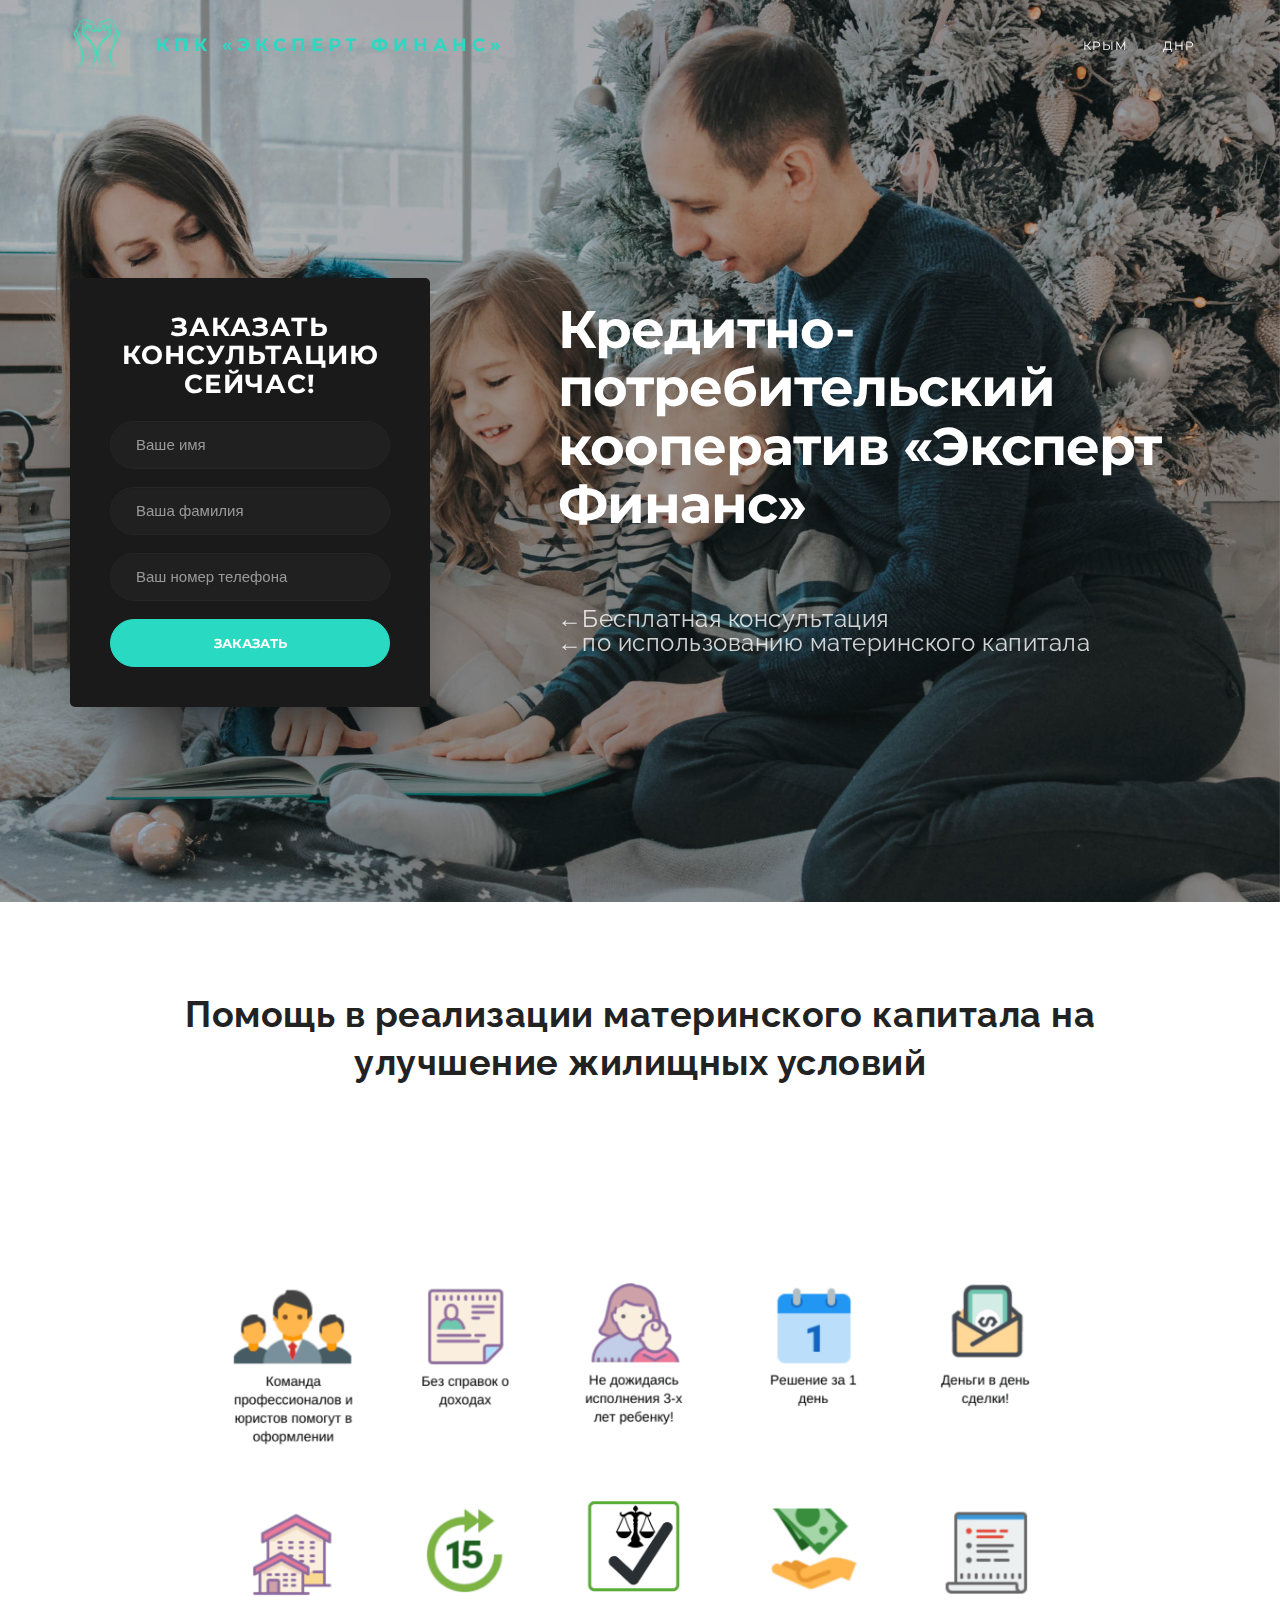
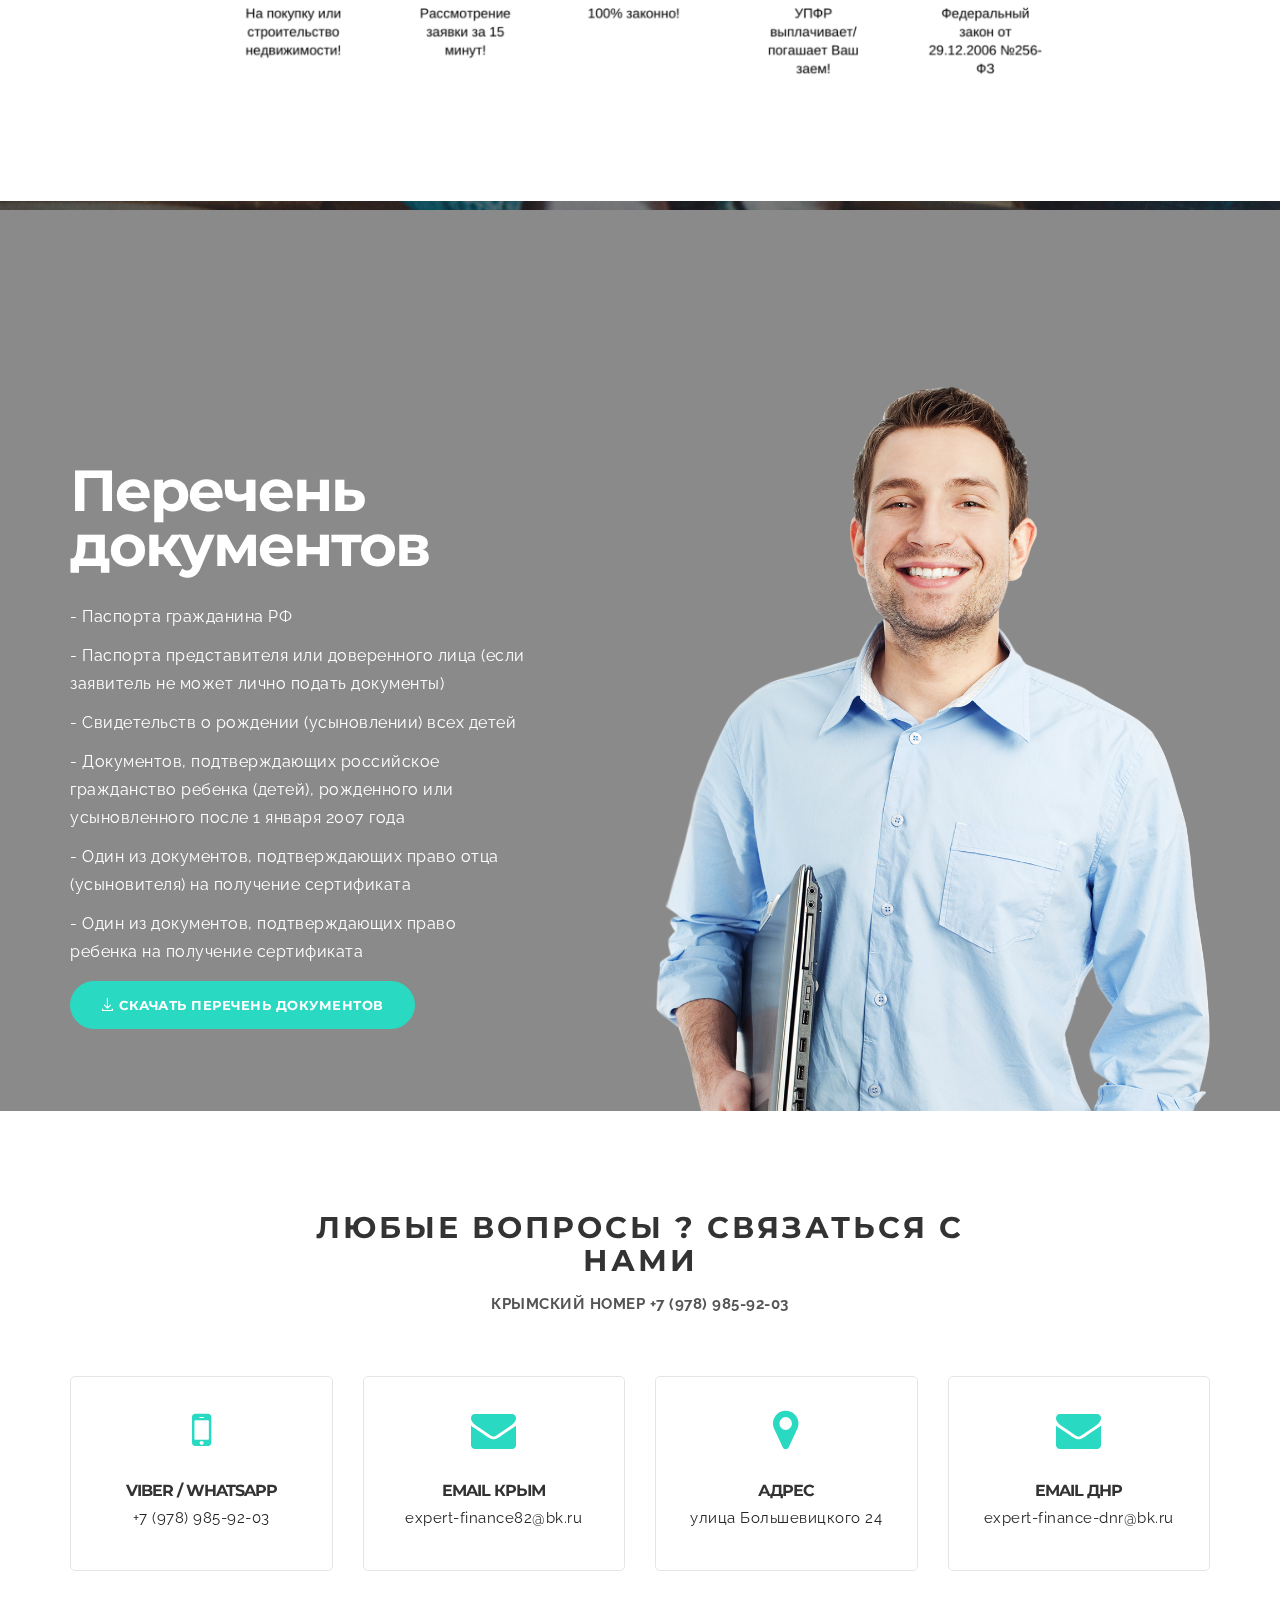
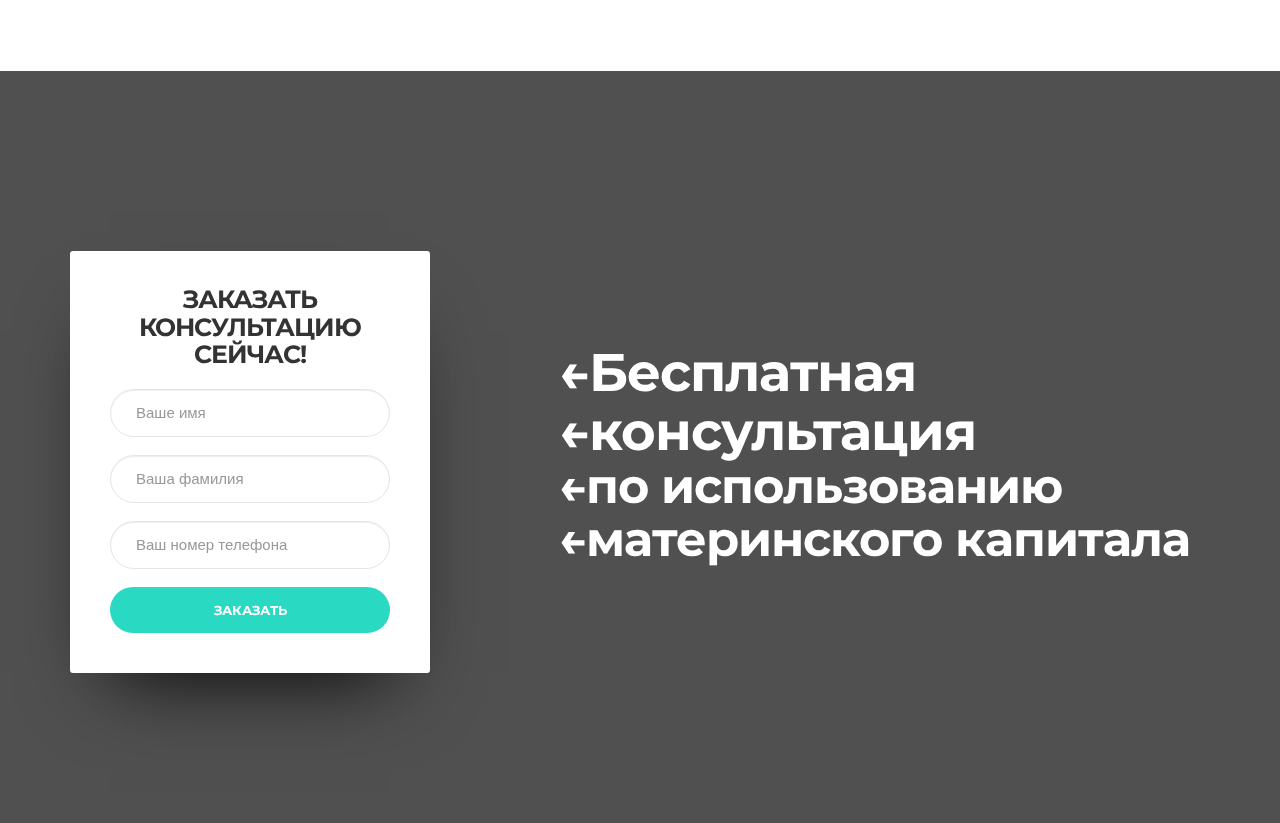
<file: index.html>
<!DOCTYPE html>
<html  >
<head>
  <!-- Site made with Mobirise Website Builder v4.11.3, https://mobirise.com -->
  <meta charset="UTF-8">
  <meta http-equiv="X-UA-Compatible" content="IE=edge">
  <meta name="generator" content="Mobirise v4.11.3, mobirise.com">
  <meta name="twitter:card" content="summary_large_image"/>
<meta name="twitter:image:src" content="assets/images/index-meta.jpg"/>
<meta property="og:image" content="assets/images/index-meta.jpg"/>
<meta name="twitter:title" content="КПК «Эксперт Финанс» КРЫМ"/>
<meta name="viewport" content="width=device-width, initial-scale=1, minimum-scale=1">
  <link rel="shortcut icon" href="assets/images/-176x128.png" type="image/x-icon">
  <meta name="description" content="">
  
  <title>КПК «Эксперт Финанс» КРЫМ</title>
  <link rel="stylesheet" href="https://fonts.googleapis.com/css?family=Raleway:400,100,200,300,500,600,700,800,900">
  <link rel="stylesheet" href="assets/web/assets/mobirise-icons2/mobirise2.css">
  <link rel="stylesheet" href="assets/bootstrap/css/bootstrap.min.css">
  <link rel="stylesheet" href="assets/socicon/css/socicon.min.css">
  <link rel="stylesheet" href="assets/font-awesome/css/font-awesome.min.css">
  <link rel="stylesheet" href="assets/font-un/css/style.css">
  <link rel="stylesheet" href="assets/unicore/css/style.css">
  <link rel="stylesheet" href="assets/dropdown-menu/style.light.css">
  <link rel="preload" as="style" href="assets/mobirise/css/mbr-additional.css"><link rel="stylesheet" href="assets/mobirise/css/mbr-additional.css" type="text/css">
  
  
  
</head>
<body>
  <section id="dropdown-menu-1" data-rv-view="0">

    <nav class="navbar navbar-dropdown mbr-title-font transparent navbar-fixed-top bg-color">

        <div class="container">

            <div class="navbar-brand">
                <a href="index.html" class="navbar-logo"><img src="assets/images/-176x128.png" alt="Mobirise"></a>
                <a class="text-primary" href="index.html">КПК «Эксперт Финанс»</a>
            </div>

            <button class="navbar-toggler pull-xs-right hidden-md-up" type="button" data-toggle="collapse" data-target="#exCollapsingNavbar">
                ☰
            </button>

            <ul class="nav-dropdown collapse pull-xs-right navbar-toggleable-sm nav navbar-nav" id="exCollapsingNavbar"><li class="nav-item"><a class="nav-link link" href="index.html">КРЫМ</a></li><li class="nav-item"><a class="nav-link link" href="dnr.html">ДНР</a></li></ul>

        </div>

    </nav>

</section>

<section class="mbr-section--bg-adapted mbr-parallax-background mbr-after-navbar" id="header2-9" data-rv-view="2" style="background-image: url(assets/images/ann-danilina-c-rnpbsyvfm-unsplash-2000x1333.jpg);">
    <div class="intro intro7" style="padding-top: 277.5px; padding-bottom: 195px;">
        <div class="mbr-overlay" style="opacity: 0.3; background-color: rgb(0, 0, 0);"></div>
        <div class="container">
            <div class="row center-content center-content-ipad">
                <div class="col-sm-5 col-md-4">
                    <div class="intro-form2-dark" data-form-type="formoid">
                       <h4 class="mbr-title-font">ЗАКАЗАТЬ КОНСУЛЬТАЦИЮ СЕЙЧАС!</h4>
                        <div data-form-alert="true">
                            <div class="hide" data-form-alert-success="true">Заявка отправлена!</div>
                        </div>
                        <form action="https://mobirise.com/" method="post" data-form-title="ЗАКАЗАТЬ КОНСУЛЬТАЦИЮ СЕЙЧАС!">
                            <input type="hidden" value="ERUzcE2FSofcpLJw1B2mRphia57yXkub3Lm7VBKd4njqF227uo3V9jPB2T/YqnIIekOZgtirsZgtqwok25GUqUJmPqlsHM2cci7xVCzmoJa7G04J+dnLETiap6Tug84d" data-form-email="true">

                            <div class="form-group">
                                    <input type="text" class="form-control" name="name" required="" placeholder="Ваше имя" data-form-field="First Name">
                            </div>

                            <div class="form-group">
                                <input type="text" class="form-control" name="lastName" required="" placeholder="Ваша фамилия" data-form-field="Last Name">
                            </div>

                            

                            <div class="form-group">
                                <input type="tel" class="form-control" name="phone" placeholder="Ваш номер телефона" data-form-field="Phone No.">
                            </div>

                            <div><button type="submit" class="btn mbr-title-font btn-block btn-lg btn-primary">ЗАКАЗАТЬ</button></div>
                        </form>
                    </div>
                </div>

                <div class="col-sm-7 col-md-push-1">
                    <h2 class="mbr-title-font"><strong>Кредитно-потребительский кооператив «Эксперт Финанс»</strong><br><strong><br></strong></h2>
                    <p>←Бесплатная консультация 
<br>←по использованию материнского капитала</p>
                    <div class="space30"></div>
                    
                </div>
            </div>
        </div>
    </div>
</section>

<section class="mbr-section--bg-adapted mbr-section--relative" id="msg-box11-1a" data-rv-view="12" style="background-color: rgb(255, 255, 255);">
    <div class="article elements-content" style="padding-top: 100px; padding-bottom: 100px;">
        
        <div class="container">
            <div class="row">
                <div class="container" style="width: 100%">
                    <div class="row">
                        <div class="col-md-12">
                            
                            <p><strong>Помощь в реализации материнского капитала на</strong><br><br><strong> улучшение жилищных условий</strong></p>
                        </div>
                    </div>
                </div>
            </div>
        </div>
    </div>
</section>

<section class="mbr-section--bg-adapted mbr-section--relative" id="msg-box21-19" data-rv-view="15" style="background-color: rgb(255, 255, 255);">
    <div class="blog-content element" style="padding-top: 30px; padding-bottom: 30px;">
        
        <div class="container">
            <div class="row">
                <div class="col-md-10 col-md-offset-1">

                        <figure class="mbr-figure mbr-figure--adapted mbr-figure--full-width"><img src="assets/images/-..-2000x1125.png" class="mbr-figure__img img-responsive post-thumb"></figure>

                </div>
            </div>
        </div>
    </div>
</section>

<section class="mbr-section--bg-adapted mbr-parallax-background" id="header9-n" data-rv-view="18" style="background-image: url(assets/images/alexander-dummer-uh-xs-fiztk-unsplash-2000x1335.jpg);">
    <div class="intro intro16" style="padding-top: 180px; padding-bottom: 0px;">
        <div class="mbr-overlay" style="opacity: 0.5; background-color: rgb(21, 21, 21);"></div>
        <div class="container">
            <div class="row center-content">
                <div class="col-md-5">
                    <h3 class="mbr-title-font"><strong>Перечень документов</strong></h3>
                    <div><p>- Паспорта гражданина РФ</p><p><br></p><p><br></p><p>- Паспорта представителя или доверенного лица (если заявитель не может лично подать документы)</p><p><br></p><p><br></p><p>- Свидетельств о рождении (усыновлении) всех детей</p><p><br></p><p><br></p><p>- Документов, подтверждающих российское гражданство ребенка (детей), рожденного или усыновленного после 1 января 2007 года</p><p><br></p><p><br></p><p>- Один из документов, подтверждающих право отца (усыновителя) на получение сертификата</p><p><br></p><p><br></p><p>- Один из документов, подтверждающих право ребенка на получение сертификата</p></div>

                    <div class="space30"></div>
                    <div><a class="btn mbr-title-font btn-lg btn-primary" href="assets/files/%D0%9F%D0%B5%D1%80%D0%B5%D1%87%D0%B5%D0%BD%D1%8C%20%D0%B4%D0%BE%D0%BA%D1%83%D0%BC%D0%B5%D0%BD%D1%82%D0%BE%D0%B2%20%D0%9A%D0%9F%D0%9A%20%C2%AB%D0%AD%D0%9A%D0%A1%D0%9F%D0%95%D0%A0%D0%A2%20%D0%A4%D0%98%D0%9D%D0%90%D0%9D%D0%A1%C2%BB.pdf" target="_blank"><span class="mobi-mbri mobi-mbri-download mbr-iconfont mbr-iconfont-btn"></span>&nbsp;скачать перечень документов</a></div>
                </div>

                <div class="col-md-6 col-md-push-1">
                    <figure class="mbr-figure mbr-figure--adapted mbr-figure--caption-inside-bottom mbr-figure--full-width"><img src="assets/images/4.png" class="mbr-figure__img img-responsive"></figure>
                </div>
            </div>
        </div>
    </div>
</section>

<section class="mbr-section--bg-adapted mbr-section--relative" id="contacts5-v" data-rv-view="21" style="background-color: rgb(255, 255, 255);">
        
    <div id="contact-info" style="padding-top: 100px; padding-bottom: 100px;">
        <div class="container">
            <div class="section-head text-center col-md-8 col-md-offset-2 space50">
                <h1 class="mbr-title-font">Любые вопросы ? Связаться с нами</h1>
                <p><strong>КРЫМСКИЙ НОМЕР +7 (978) 985-92-03</strong></p>
            </div>

            <div class="row">
                <div class="col-lg-3 col-sm-6">
                    <div class="c-info">
                        <i class="fa mbr-primary-color fa-mobile"></i>
                        <h5 class="mbr-title-font"><strong>Viber / whatsapp</strong></h5>
                        <p><a href="tel:+7-978-9859203" class="text-black">+7 (978) 985-92-03</a></p>
                    </div>
                </div>

                <div class="col-lg-3 col-sm-6">
                    <div class="c-info">
                        <i class="fa mbr-primary-color fa-envelope"></i>
                        <h5 class="mbr-title-font"><strong>EMAIL КРЫМ</strong></h5>
                        <p><a href="mailto:expert-finance82@bk.ru" class="text-black">expert-finance82@bk.ru</a></p>
                    </div>
                </div>

                <div class="col-lg-3 col-sm-6">
                    <div class="c-info">
                        <i class="fa mbr-primary-color fa-map-marker"></i>
                        <h5 class="mbr-title-font"><strong>Адрес</strong></h5>
                        <p><a href="https://yandex.ru/maps/146/simferopol/house/bolshevistskaya_ulitsa_24/34.103237,44.950017/?ll=34.103237%2C44.950017&z=16" target="_blank" class="text-black">улица Большевицкого 24</a></p>
                    </div>
                </div>

                <div class="col-lg-3 col-sm-6">
                    <div class="c-info">
                        <i class="fa mbr-primary-color fa-envelope"></i>
                        <h5 class="mbr-title-font"><strong>Email ДНР</strong></h5>
                        <p><a href="mailto:expert-finance-dnr@bk.ru" class="text-black">expert-finance-dnr@bk.ru</a></p>
                    </div>
                </div>
            </div>
        </div>
    </div>
</section>

<section class="mbr-section--bg-adapted mbr-parallax-background" id="header23-1f" data-rv-view="24" style="background-image: url(assets/images/proxyclick-visitor-management-system-wshvgrpt8eo-unsplash-2000x1335.jpg);">
    <div class="intro intro1" style="padding-top: 180px; padding-bottom: 150px;">
        <div class="mbr-overlay" style="opacity: 0.75; background-color: rgb(21, 21, 21);"></div>
        <div class="container">
            <div class="row center-content">
                <div class="col-sm-5 col-md-4">
                    <div class="intro-form" data-form-type="formoid">
                        <h4 class="mbr-title-font">ЗАКАЗАТЬ КОНСУЛЬТАЦИЮ СЕЙЧАС!</h4>
                        <div data-form-alert="true">
                            <div class="hide" data-form-alert-success="true">Заявка отправлена!</div>
                        </div>
                        <form action="https://mobirise.com/" method="post" data-form-title="ЗАКАЗАТЬ КОНСУЛЬТАЦИЮ СЕЙЧАС!">
                            <input type="hidden" value="x7rp6MFzsSnz7dycUlajcvLIq8zUE9dKdt8UJJM4/kVuWsylPrjjLy/CSUbK2K07eftKc5wt3hbD0paWMvIH/BCN7LsJj6uEeSp2ug3mWdwZoCzRd4aehtiTmzwMBjsk" data-form-email="true">

                            <div class="form-group">
                                    <input type="text" class="form-control" name="name" required="" placeholder="Ваше имя" data-form-field="First Name">
                            </div>

                            <div class="form-group">
                                <input type="text" class="form-control" name="lastName" required="" placeholder="Ваша фамилия" data-form-field="Last Name">
                            </div>

                            

                            <div class="form-group">
                                <input type="tel" class="form-control" name="phone" placeholder="Ваш номер телефона" data-form-field="Phone No.">
                            </div>

                            <div><button type="submit" class="btn mbr-title-font btn-block btn-lg btn-success">ЗАКАЗАТЬ</button></div>
                        </form>
                    </div>
                </div>

                <div class="col-sm-7 col-md-push-1">
                    <h2 class="mbr-title-font"><strong>←Бесплатная</strong><br><strong>←консультация
</strong><div><strong>←по использованию ←материнского капитала</strong></div></h2>
                    
                </div>
            </div>
        </div>
    </div>
</section>


  <script src="assets/web/assets/jquery/jquery.min.js"></script>
  <script src="assets/bootstrap/js/bootstrap.min.js"></script>
  <script src="assets/smooth-scroll/SmoothScroll.js"></script>
  <!--[if lte IE 9]>
    <script src="assets/jquery-placeholder/jquery.placeholder.min.js"></script>
  <![endif]-->
  <script src="assets/jarallax/jarallax.js"></script>
  <script src="assets/unicore/js/script.js"></script>
  <script src="assets/dropdown-menu/script.js"></script>
  <script src="assets/formoid/formoid.min.js"></script>
  
  
</body>
</html>
</file>
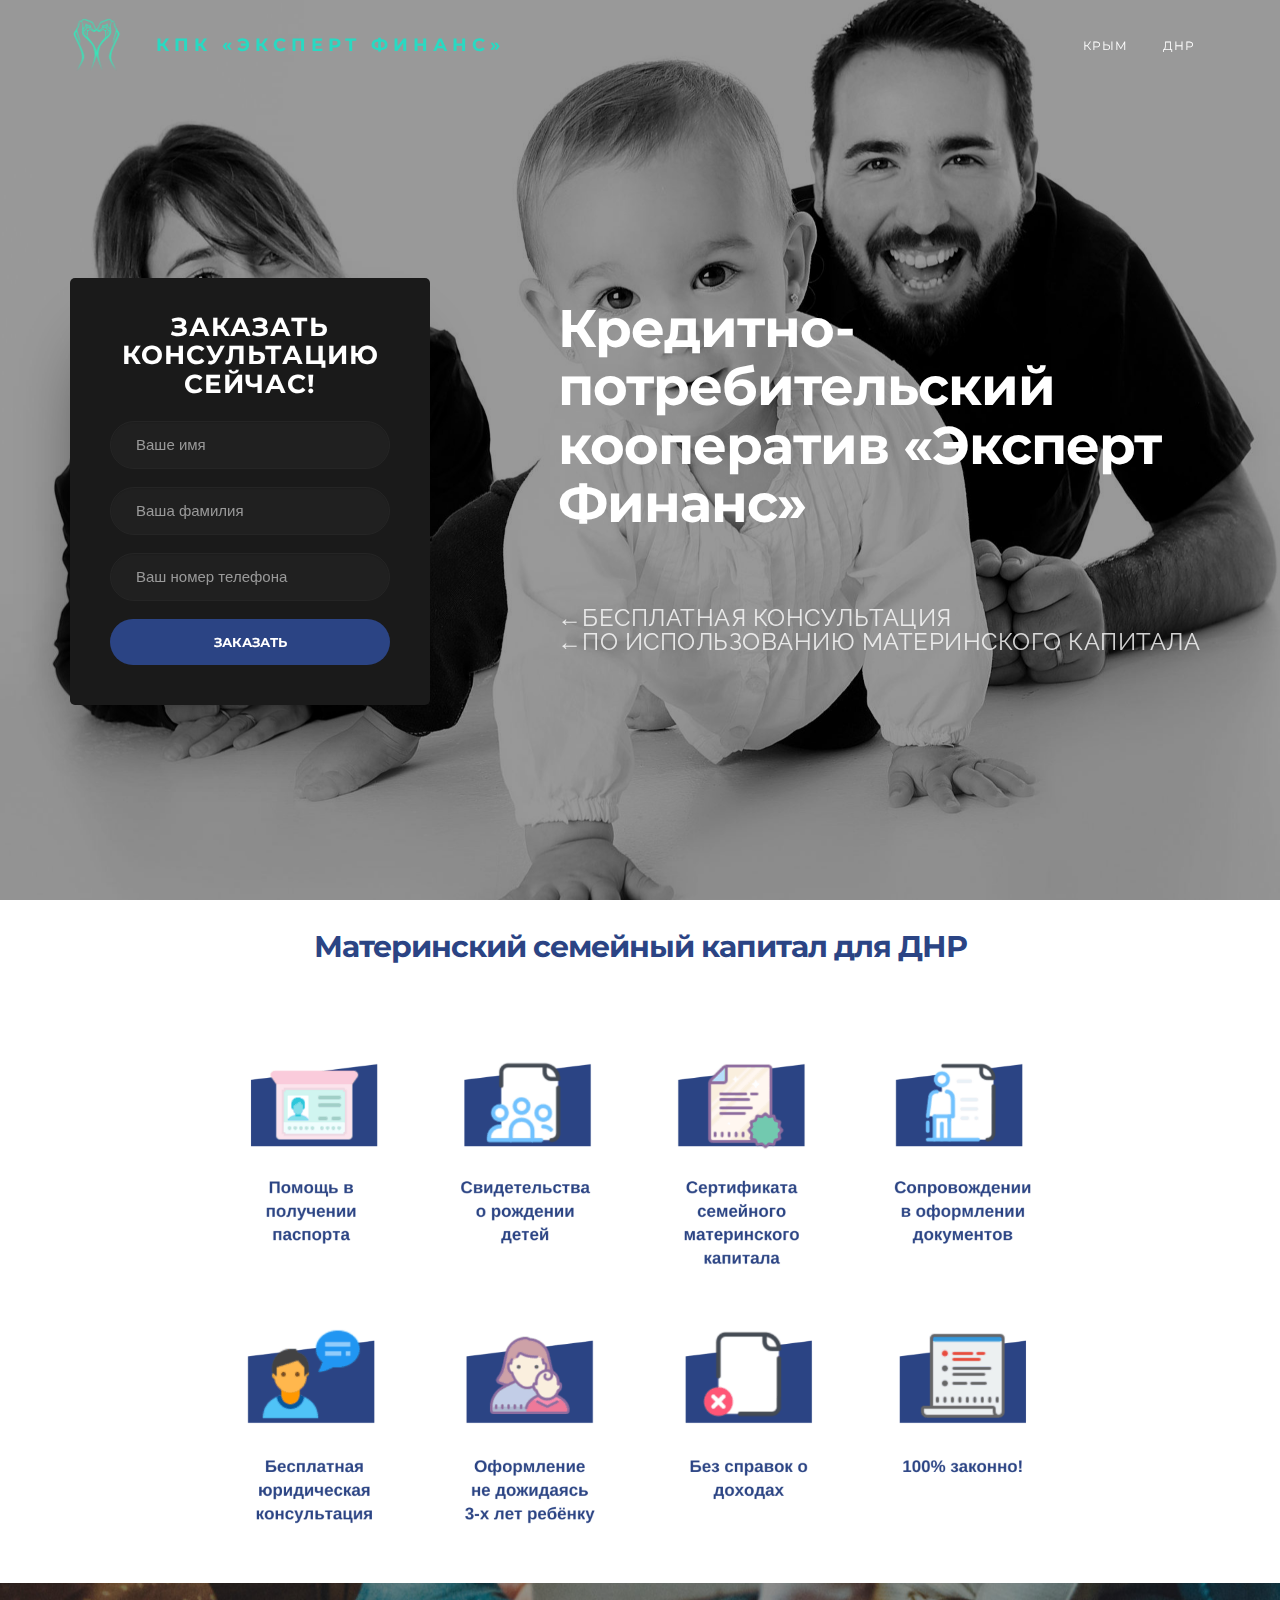
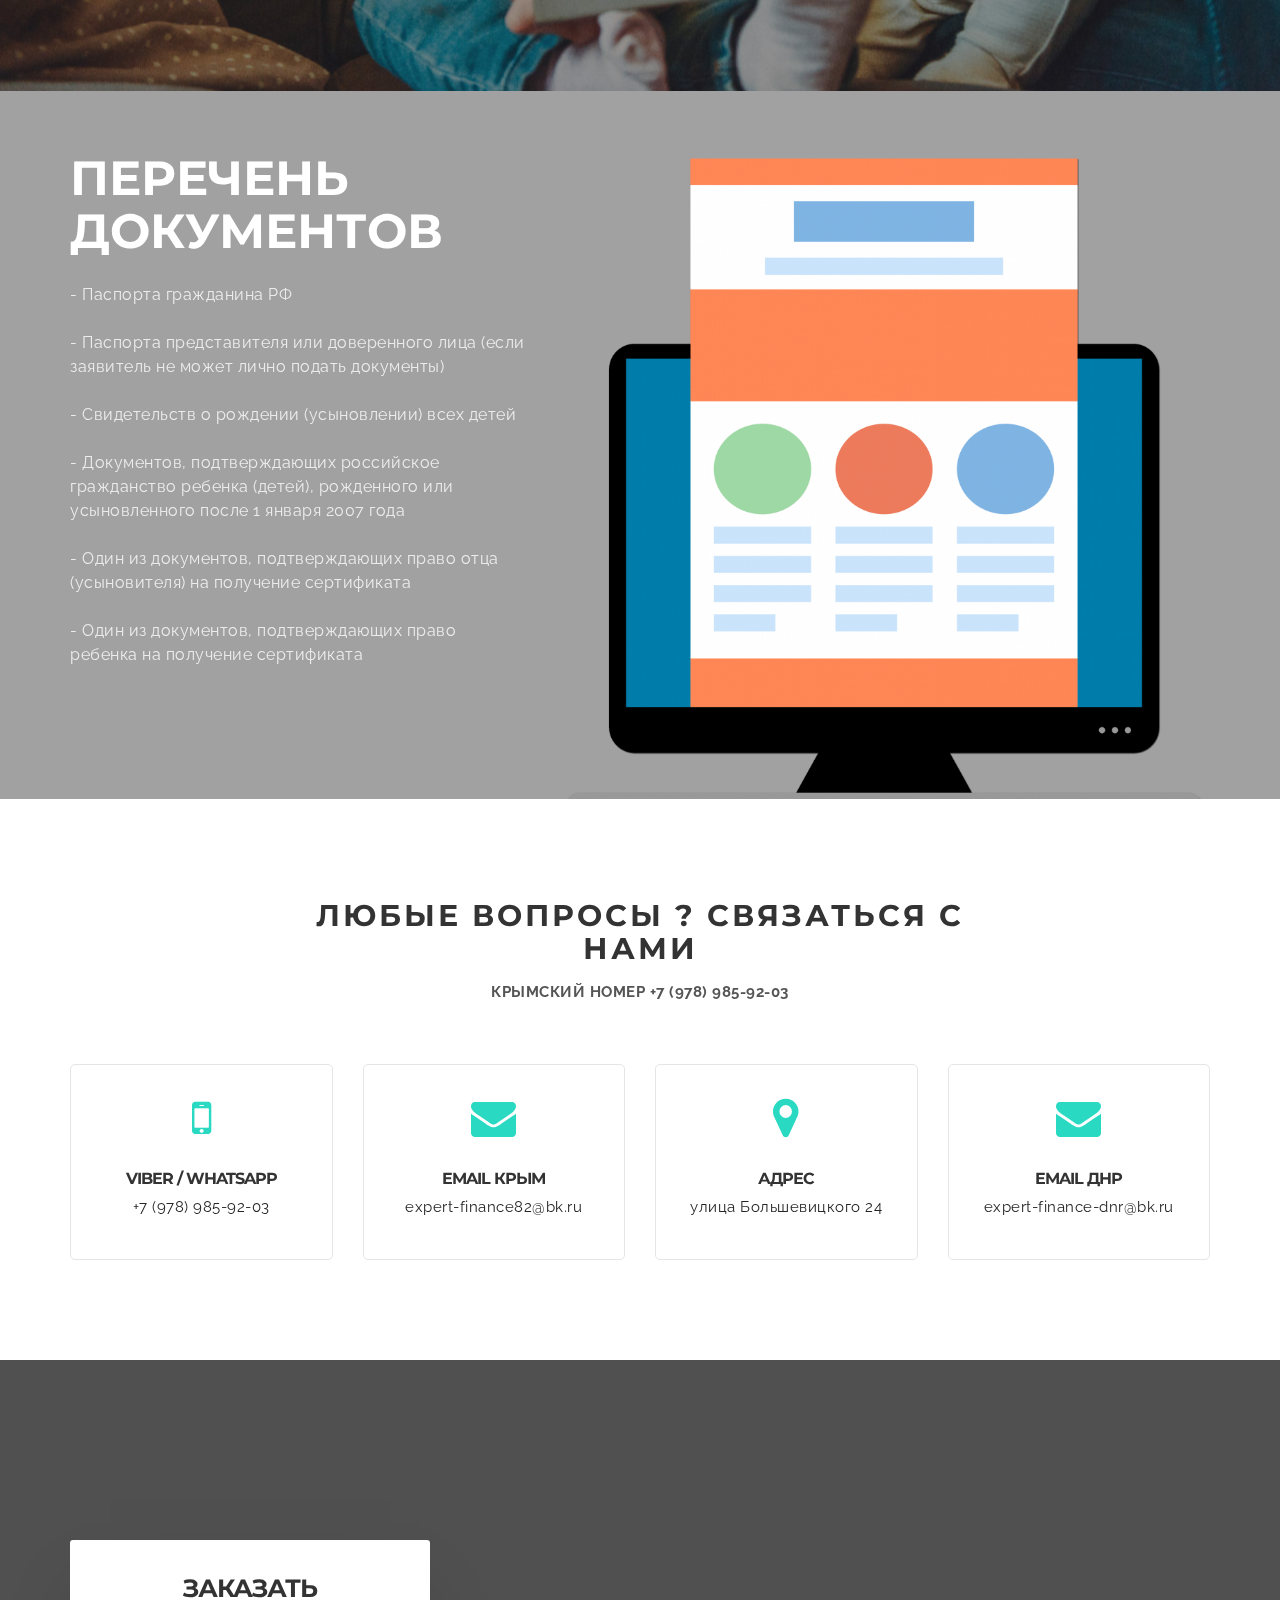
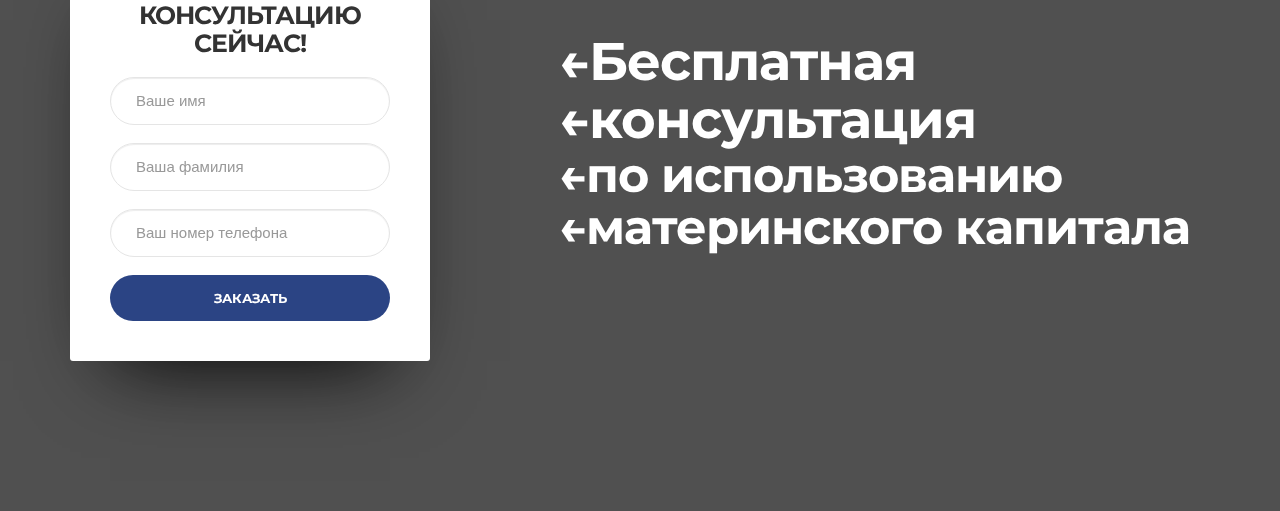
<file: dnr.html>
<!DOCTYPE html>
<html  >
<head>
  <!-- Site made with Mobirise Website Builder v4.11.3, https://mobirise.com -->
  <meta charset="UTF-8">
  <meta http-equiv="X-UA-Compatible" content="IE=edge">
  <meta name="generator" content="Mobirise v4.11.3, mobirise.com">
  <meta name="twitter:card" content="summary_large_image"/>
<meta name="twitter:image:src" content="assets/images/dnr-meta.jpg"/>
<meta property="og:image" content="assets/images/dnr-meta.jpg"/>
<meta name="twitter:title" content="КПК «Эксперт Финанс» ДНР"/>
<meta name="viewport" content="width=device-width, initial-scale=1, minimum-scale=1">
  <link rel="shortcut icon" href="assets/images/-176x128.png" type="image/x-icon">
  <meta name="description" content="">
  
  <title>КПК «Эксперт Финанс» ДНР</title>
  <link rel="stylesheet" href="https://fonts.googleapis.com/css?family=Raleway:400,100,200,300,500,600,700,800,900">
  <link rel="stylesheet" href="assets/bootstrap/css/bootstrap.min.css">
  <link rel="stylesheet" href="assets/socicon/css/socicon.min.css">
  <link rel="stylesheet" href="assets/font-awesome/css/font-awesome.min.css">
  <link rel="stylesheet" href="assets/unicore/css/style.css">
  <link rel="stylesheet" href="assets/dropdown-menu/style.light.css">
  <link rel="preload" as="style" href="assets/mobirise/css/mbr-additional.css"><link rel="stylesheet" href="assets/mobirise/css/mbr-additional.css" type="text/css">
  
  
  
</head>
<body>
  <section id="dropdown-menu-w" data-rv-view="34">

    <nav class="navbar navbar-dropdown mbr-title-font transparent navbar-fixed-top bg-color">

        <div class="container">

            <div class="navbar-brand">
                <a href="index.html" class="navbar-logo"><img src="assets/images/-176x128.png" alt="Mobirise"></a>
                <a class="text-primary" href="index.html">КПК «Эксперт Финанс»</a>
            </div>

            <button class="navbar-toggler pull-xs-right hidden-md-up" type="button" data-toggle="collapse" data-target="#exCollapsingNavbar">
                ☰
            </button>

            <ul class="nav-dropdown collapse pull-xs-right navbar-toggleable-sm nav navbar-nav" id="exCollapsingNavbar"><li class="nav-item"><a class="nav-link link" href="index.html">КРЫМ</a></li><li class="nav-item"><a class="nav-link link" href="dnr.html">ДНР</a></li></ul>

        </div>

    </nav>

</section>

<section class="mbr-section--bg-adapted mbr-parallax-background mbr-after-navbar" id="header2-11" data-rv-view="36" style="background-image: url(assets/images/mbr-1920x1535.jpg);">
    <div class="intro intro7" style="padding-top: 277.5px; padding-bottom: 195px;">
        <div class="mbr-overlay" style="opacity: 0.4; background-color: rgb(0, 0, 0);"></div>
        <div class="container">
            <div class="row center-content center-content-ipad">
                <div class="col-sm-5 col-md-4">
                    <div class="intro-form2-dark" data-form-type="formoid">
                       <h4 class="mbr-title-font">ЗАКАЗАТЬ КОНСУЛЬТАЦИЮ СЕЙЧАС!
</h4>
                        <div data-form-alert="true">
                            <div class="hide" data-form-alert-success="true">Заявка отправлена!</div>
                        </div>
                        <form action="https://mobirise.com/" method="post" data-form-title="ЗАКАЗАТЬ КОНСУЛЬТАЦИЮ СЕЙЧАС!
">
                            <input type="hidden" value="TsbQYz6gnmTWhjIlWO2yOwRH6zQgvAeRVXrRqpdK8j2O0LhVQJ2hIhpGphBhx9iSXZCPEkXKZk5wZITE6ldZH3au5nNq3IJGiSd5jaRVLrZTjYOOZxYevlmbPTpsVDsB" data-form-email="true">

                            <div class="form-group">
                                    <input type="text" class="form-control" name="name" required="" placeholder="Ваше имя" data-form-field="First Name">
                            </div>

                            <div class="form-group">
                                <input type="text" class="form-control" name="lastName" required="" placeholder="Ваша фамилия" data-form-field="Last Name">
                            </div>

                            

                            <div class="form-group">
                                <input type="tel" class="form-control" name="phone" placeholder="Ваш номер телефона" data-form-field="Phone No.">
                            </div>

                            <div><button type="submit" class="btn mbr-title-font btn-block btn-lg btn-info">ЗАКАЗАТЬ</button></div>
                        </form>
                    </div>
                </div>

                <div class="col-sm-7 col-md-push-1">
                    <h2 class="mbr-title-font"><strong>Кредитно-потребительский кооператив «Эксперт Финанс»</strong><br><strong><br></strong></h2>
                    <p>←БЕСПЛАТНАЯ КОНСУЛЬТАЦИЯ
<br>←ПО ИСПОЛЬЗОВАНИЮ МАТЕРИНСКОГО КАПИТАЛА</p>
                    <div class="space30"></div>
                    
                </div>
            </div>
        </div>
    </div>
</section>

<section class="mbr-section--bg-adapted mbr-section--relative" id="msg-box22-14" data-rv-view="46" style="background-color: rgb(255, 255, 255);">
    <div class="blog-content element" style="padding-top: 30px; padding-bottom: 22.5px;">
        
        <div class="container">
            <div class="row">
                <div class="col-md-10 col-md-offset-1">

                        <h2 class="post-title mbr-title-font"><strong>Материнский семейный капитал для ДНР</strong></h2>
                        

                </div>
            </div>
        </div>
    </div>
</section>

<section class="mbr-section--bg-adapted mbr-section--relative" id="msg-box24-13" data-rv-view="49" style="background-color: rgb(255, 255, 255);">
    <div class="blog-content element" style="padding-top: 15px; padding-bottom: 15px;">
        
        <div class="container">
            <div class="row">
                <div class="col-md-10 col-md-offset-1">
                        <figure class="mbr-figure mbr-figure--adapted mbr-figure--full-width"><img src="assets/images/-..-1400x788.png" class="mbr-figure__img img-responsive post-thumb"></figure>
                </div>
            </div>
        </div>
    </div>
</section>

<section class="mbr-section--bg-adapted mbr-parallax-background" id="header14-15" data-rv-view="52" style="background-image: url(assets/images/alexander-dummer-uh-xs-fiztk-unsplash-2000x1335.jpg);">
    <div class="intro intro3" style="padding-top: 150px; padding-bottom: 0px;">
        <div class="mbr-overlay" style="opacity: 0.4; background-color: rgb(21, 21, 21);"></div>
        <div class="container">
            <div class="row center-content">
                <div class="col-md-5 col-sm-6">
                    <h3 class="mbr-title-font"><strong>Перечень документов</strong></h3>
                    <p>- Паспорта гражданина РФ
<br><br>- Паспорта представителя или доверенного лица (если заявитель не может лично подать документы)
<br><br>- Свидетельств о рождении (усыновлении) всех детей<br>
<br>- Документов, подтверждающих российское гражданство ребенка (детей), рожденного или усыновленного после 1 января 2007 года
<br><br>- Один из документов, подтверждающих право отца (усыновителя) на получение сертификата
<br><br>- Один из документов, подтверждающих право ребенка на получение сертификата</p>
                    <div class="space30"></div>
                    
                </div>

                <div class="col-md-7 col-sm-6 no-padding">
                    <figure class="mbr-figure mbr-figure--adapted mbr-figure--full-width"><img src="assets/images/-981x958.png" class="mbr-figure__img img-responsive center-block"></figure>
                </div>
            </div>
        </div>
    </div>
</section>

<section class="mbr-section--bg-adapted mbr-section--relative" id="contacts5-x" data-rv-view="59" style="background-color: rgb(255, 255, 255);">
        
    <div id="contact-info" style="padding-top: 100px; padding-bottom: 100px;">
        <div class="container">
            <div class="section-head text-center col-md-8 col-md-offset-2 space50">
                <h1 class="mbr-title-font">Любые вопросы ? Связаться с нами</h1>
                <p><strong>КРЫМСКИЙ НОМЕР +7 (978) 985-92-03</strong></p>
            </div>

            <div class="row">
                <div class="col-lg-3 col-sm-6">
                    <div class="c-info">
                        <i class="fa mbr-primary-color fa-mobile"></i>
                        <h5 class="mbr-title-font"><strong>Viber / whatsapp</strong></h5>
                        <p><a href="tel:+7-978-9859203" class="text-black">+7 (978) 985-92-03</a></p>
                    </div>
                </div>

                <div class="col-lg-3 col-sm-6">
                    <div class="c-info">
                        <i class="fa mbr-primary-color fa-envelope"></i>
                        <h5 class="mbr-title-font"><strong>EMAIL КРЫМ</strong></h5>
                        <p><a href="mailto:expert-finance82@bk.ru" class="text-black">expert-finance82@bk.ru</a></p>
                    </div>
                </div>

                <div class="col-lg-3 col-sm-6">
                    <div class="c-info">
                        <i class="fa mbr-primary-color fa-map-marker"></i>
                        <h5 class="mbr-title-font"><strong>Адрес</strong></h5>
                        <p><a href="https://yandex.ru/maps/146/simferopol/house/bolshevistskaya_ulitsa_24/34.103237,44.950017/?ll=34.103237%2C44.950017&z=16" target="_blank" class="text-black">улица Большевицкого 24</a></p>
                    </div>
                </div>

                <div class="col-lg-3 col-sm-6">
                    <div class="c-info">
                        <i class="fa mbr-primary-color fa-envelope"></i>
                        <h5 class="mbr-title-font"><strong>Email ДНР</strong></h5>
                        <p><a href="mailto:expert-finance-dnr@bk.ru" class="text-black">expert-finance-dnr@bk.ru</a></p>
                    </div>
                </div>
            </div>
        </div>
    </div>
</section>

<section class="mbr-section--bg-adapted mbr-parallax-background" id="header23-16" data-rv-view="62" style="background-image: url(assets/images/proxyclick-visitor-management-system-wshvgrpt8eo-unsplash-2000x1335.jpg);">
    <div class="intro intro1" style="padding-top: 180px; padding-bottom: 150px;">
        <div class="mbr-overlay" style="opacity: 0.75; background-color: rgb(21, 21, 21);"></div>
        <div class="container">
            <div class="row center-content">
                <div class="col-sm-5 col-md-4">
                    <div class="intro-form" data-form-type="formoid">
                        <h4 class="mbr-title-font">ЗАКАЗАТЬ КОНСУЛЬТАЦИЮ СЕЙЧАС!</h4>
                        <div data-form-alert="true">
                            <div class="hide" data-form-alert-success="true">Заявка отправлена!</div>
                        </div>
                        <form action="https://mobirise.com/" method="post" data-form-title="ЗАКАЗАТЬ КОНСУЛЬТАЦИЮ СЕЙЧАС!">
                            <input type="hidden" value="B89A4lqEgE8LVOTPc4GZba+1vU0AFrgNdYLv1BWkJzjprauqnXInq9GRfPxOIuGL0BMhpAuCdDVklGnLrKxAk+EP8KtxjDyRXZ9vcg+Vtoq1zRl7Q3G3b3EHG/4AXjpM" data-form-email="true">

                            <div class="form-group">
                                    <input type="text" class="form-control" name="name" required="" placeholder="Ваше имя" data-form-field="First Name">
                            </div>

                            <div class="form-group">
                                <input type="text" class="form-control" name="lastName" required="" placeholder="Ваша фамилия" data-form-field="Last Name">
                            </div>

                            

                            <div class="form-group">
                                <input type="tel" class="form-control" name="phone" placeholder="Ваш номер телефона" data-form-field="Phone No.">
                            </div>

                            <div><button type="submit" class="btn mbr-title-font btn-block btn-lg btn-info">ЗАКАЗАТЬ</button></div>
                        </form>
                    </div>
                </div>

                <div class="col-sm-7 col-md-push-1">
                    <h2 class="mbr-title-font"><strong>←Бесплатная</strong><br><strong>←консультация
</strong><div><strong>←по использованию ←материнского капитала</strong></div></h2>
                    
                </div>
            </div>
        </div>
    </div>
</section>


  <script src="assets/web/assets/jquery/jquery.min.js"></script>
  <script src="assets/bootstrap/js/bootstrap.min.js"></script>
  <script src="assets/smooth-scroll/SmoothScroll.js"></script>
  <!--[if lte IE 9]>
    <script src="assets/jquery-placeholder/jquery.placeholder.min.js"></script>
  <![endif]-->
  <script src="assets/jarallax/jarallax.js"></script>
  <script src="assets/unicore/js/script.js"></script>
  <script src="assets/dropdown-menu/script.js"></script>
  <script src="assets/formoid/formoid.min.js"></script>
  
  
</body>
</html>
</file>
<file: assets/web/assets/mobirise-icons2/mobirise2.css>
@font-face {
  font-family: 'Moririse2';
  font-display: swap;
  src:  url('mobirise2.eot?f2bix4');
  src:  url('mobirise2.eot?f2bix4#iefix') format('embedded-opentype'),
    url('mobirise2.ttf?f2bix4') format('truetype'),
    url('mobirise2.woff?f2bix4') format('woff'),
    url('mobirise2.svg?f2bix4#mobirise2') format('svg');
  font-weight: normal;
  font-style: normal;
}

[class^="mobi-"], [class*=" mobi-"] {
  /* use !important to prevent issues with browser extensions that change fonts */
  font-family: 'Moririse2' !important;
  speak: none;
  font-style: normal;
  font-weight: normal;
  font-variant: normal;
  text-transform: none;
  line-height: 1;

  /* Better Font Rendering =========== */
  -webkit-font-smoothing: antialiased;
  -moz-osx-font-smoothing: grayscale;
}

.mobi-mbri-add-submenu:before {
  content: "\e900";
}
.mobi-mbri-alert:before {
  content: "\e901";
}
.mobi-mbri-align-center:before {
  content: "\e902";
}
.mobi-mbri-align-justify:before {
  content: "\e903";
}
.mobi-mbri-align-left:before {
  content: "\e904";
}
.mobi-mbri-align-right:before {
  content: "\e905";
}
.mobi-mbri-android:before {
  content: "\e906";
}
.mobi-mbri-apple:before {
  content: "\e907";
}
.mobi-mbri-arrow-down:before {
  content: "\e908";
}
.mobi-mbri-arrow-next:before {
  content: "\e909";
}
.mobi-mbri-arrow-prev:before {
  content: "\e90a";
}
.mobi-mbri-arrow-up:before {
  content: "\e90b";
}
.mobi-mbri-bold:before {
  content: "\e90c";
}
.mobi-mbri-bookmark:before {
  content: "\e90d";
}
.mobi-mbri-bootstrap:before {
  content: "\e90e";
}
.mobi-mbri-briefcase:before {
  content: "\e90f";
}
.mobi-mbri-browse:before {
  content: "\e910";
}
.mobi-mbri-bulleted-list:before {
  content: "\e911";
}
.mobi-mbri-calendar:before {
  content: "\e912";
}
.mobi-mbri-camera:before {
  content: "\e913";
}
.mobi-mbri-cart-add:before {
  content: "\e914";
}
.mobi-mbri-cart-full:before {
  content: "\e915";
}
.mobi-mbri-cash:before {
  content: "\e916";
}
.mobi-mbri-change-style:before {
  content: "\e917";
}
.mobi-mbri-chat:before {
  content: "\e918";
}
.mobi-mbri-clock:before {
  content: "\e919";
}
.mobi-mbri-close:before {
  content: "\e91a";
}
.mobi-mbri-cloud:before {
  content: "\e91b";
}
.mobi-mbri-code:before {
  content: "\e91c";
}
.mobi-mbri-contact-form:before {
  content: "\e91d";
}
.mobi-mbri-credit-card:before {
  content: "\e91e";
}
.mobi-mbri-cursor-click:before {
  content: "\e91f";
}
.mobi-mbri-cust-feedback:before {
  content: "\e920";
}
.mobi-mbri-database:before {
  content: "\e921";
}
.mobi-mbri-delivery:before {
  content: "\e922";
}
.mobi-mbri-desktop:before {
  content: "\e923";
}
.mobi-mbri-devices:before {
  content: "\e924";
}
.mobi-mbri-down:before {
  content: "\e925";
}
.mobi-mbri-download-2:before {
  content: "\e926";
}
.mobi-mbri-download:before {
  content: "\e927";
}
.mobi-mbri-drag-n-drop-2:before {
  content: "\e928";
}
.mobi-mbri-drag-n-drop:before {
  content: "\e929";
}
.mobi-mbri-edit-2:before {
  content: "\e92a";
}
.mobi-mbri-edit:before {
  content: "\e92b";
}
.mobi-mbri-error:before {
  content: "\e92c";
}
.mobi-mbri-extension:before {
  content: "\e92d";
}
.mobi-mbri-features:before {
  content: "\e92e";
}
.mobi-mbri-file:before {
  content: "\e92f";
}
.mobi-mbri-flag:before {
  content: "\e930";
}
.mobi-mbri-folder:before {
  content: "\e931";
}
.mobi-mbri-gift:before {
  content: "\e932";
}
.mobi-mbri-github:before {
  content: "\e933";
}
.mobi-mbri-globe-2:before {
  content: "\e934";
}
.mobi-mbri-globe:before {
  content: "\e935";
}
.mobi-mbri-growing-chart:before {
  content: "\e936";
}
.mobi-mbri-hearth:before {
  content: "\e937";
}
.mobi-mbri-help:before {
  content: "\e938";
}
.mobi-mbri-home:before {
  content: "\e939";
}
.mobi-mbri-hot-cup:before {
  content: "\e93a";
}
.mobi-mbri-idea:before {
  content: "\e93b";
}
.mobi-mbri-image-gallery:before {
  content: "\e93c";
}
.mobi-mbri-image-slider:before {
  content: "\e93d";
}
.mobi-mbri-info:before {
  content: "\e93e";
}
.mobi-mbri-italic:before {
  content: "\e93f";
}
.mobi-mbri-key:before {
  content: "\e940";
}
.mobi-mbri-laptop:before {
  content: "\e941";
}
.mobi-mbri-layers:before {
  content: "\e942";
}
.mobi-mbri-left-right:before {
  content: "\e943";
}
.mobi-mbri-left:before {
  content: "\e944";
}
.mobi-mbri-letter:before {
  content: "\e945";
}
.mobi-mbri-like:before {
  content: "\e946";
}
.mobi-mbri-link:before {
  content: "\e947";
}
.mobi-mbri-lock:before {
  content: "\e948";
}
.mobi-mbri-login:before {
  content: "\e949";
}
.mobi-mbri-logout:before {
  content: "\e94a";
}
.mobi-mbri-magic-stick:before {
  content: "\e94b";
}
.mobi-mbri-map-pin:before {
  content: "\e94c";
}
.mobi-mbri-menu:before {
  content: "\e94d";
}
.mobi-mbri-mobile-2:before {
  content: "\e94e";
}
.mobi-mbri-mobile-horizontal:before {
  content: "\e94f";
}
.mobi-mbri-mobile:before {
  content: "\e950";
}
.mobi-mbri-mobirise:before {
  content: "\e951";
}
.mobi-mbri-more-horizontal:before {
  content: "\e952";
}
.mobi-mbri-more-vertical:before {
  content: "\e953";
}
.mobi-mbri-music:before {
  content: "\e954";
}
.mobi-mbri-new-file:before {
  content: "\e955";
}
.mobi-mbri-numbered-list:before {
  content: "\e956";
}
.mobi-mbri-opened-folder:before {
  content: "\e957";
}
.mobi-mbri-pages:before {
  content: "\e958";
}
.mobi-mbri-paper-plane:before {
  content: "\e959";
}
.mobi-mbri-paperclip:before {
  content: "\e95a";
}
.mobi-mbri-phone:before {
  content: "\e95b";
}
.mobi-mbri-photo:before {
  content: "\e95c";
}
.mobi-mbri-photos:before {
  content: "\e95d";
}
.mobi-mbri-pin:before {
  content: "\e95e";
}
.mobi-mbri-play:before {
  content: "\e95f";
}
.mobi-mbri-plus:before {
  content: "\e960";
}
.mobi-mbri-preview:before {
  content: "\e961";
}
.mobi-mbri-print:before {
  content: "\e962";
}
.mobi-mbri-protect:before {
  content: "\e963";
}
.mobi-mbri-question:before {
  content: "\e964";
}
.mobi-mbri-quote-left:before {
  content: "\e965";
}
.mobi-mbri-quote-right:before {
  content: "\e966";
}
.mobi-mbri-redo:before {
  content: "\e967";
}
.mobi-mbri-refresh:before {
  content: "\e968";
}
.mobi-mbri-responsive-2:before {
  content: "\e969";
}
.mobi-mbri-responsive:before {
  content: "\e96a";
}
.mobi-mbri-right:before {
  content: "\e96b";
}
.mobi-mbri-rocket:before {
  content: "\e96c";
}
.mobi-mbri-sad-face:before {
  content: "\e96d";
}
.mobi-mbri-sale:before {
  content: "\e96e";
}
.mobi-mbri-save:before {
  content: "\e96f";
}
.mobi-mbri-search:before {
  content: "\e970";
}
.mobi-mbri-setting-2:before {
  content: "\e971";
}
.mobi-mbri-setting-3:before {
  content: "\e972";
}
.mobi-mbri-setting:before {
  content: "\e973";
}
.mobi-mbri-share:before {
  content: "\e974";
}
.mobi-mbri-shopping-bag:before {
  content: "\e975";
}
.mobi-mbri-shopping-basket:before {
  content: "\e976";
}
.mobi-mbri-shopping-cart:before {
  content: "\e977";
}
.mobi-mbri-sites:before {
  content: "\e978";
}
.mobi-mbri-smile-face:before {
  content: "\e979";
}
.mobi-mbri-speed:before {
  content: "\e97a";
}
.mobi-mbri-star:before {
  content: "\e97b";
}
.mobi-mbri-success:before {
  content: "\e97c";
}
.mobi-mbri-sun:before {
  content: "\e97d";
}
.mobi-mbri-sun2:before {
  content: "\e97e";
}
.mobi-mbri-tablet-vertical:before {
  content: "\e97f";
}
.mobi-mbri-tablet:before {
  content: "\e980";
}
.mobi-mbri-target:before {
  content: "\e981";
}
.mobi-mbri-timer:before {
  content: "\e982";
}
.mobi-mbri-to-ftp:before {
  content: "\e983";
}
.mobi-mbri-to-local-drive:before {
  content: "\e984";
}
.mobi-mbri-touch-swipe:before {
  content: "\e985";
}
.mobi-mbri-touch:before {
  content: "\e986";
}
.mobi-mbri-trash:before {
  content: "\e987";
}
.mobi-mbri-underline:before {
  content: "\e988";
}
.mobi-mbri-undo:before {
  content: "\e989";
}
.mobi-mbri-unlink:before {
  content: "\e98a";
}
.mobi-mbri-unlock:before {
  content: "\e98b";
}
.mobi-mbri-up-down:before {
  content: "\e98c";
}
.mobi-mbri-up:before {
  content: "\e98d";
}
.mobi-mbri-update:before {
  content: "\e98e";
}
.mobi-mbri-upload-2:before {
  content: "\e98f";
}
.mobi-mbri-upload:before {
  content: "\e990";
}
.mobi-mbri-user-2:before {
  content: "\e991";
}
.mobi-mbri-user:before {
  content: "\e992";
}
.mobi-mbri-users:before {
  content: "\e993";
}
.mobi-mbri-video-play:before {
  content: "\e994";
}
.mobi-mbri-video:before {
  content: "\e995";
}
.mobi-mbri-watch:before {
  content: "\e996";
}
.mobi-mbri-website-theme-2:before {
  content: "\e997";
}
.mobi-mbri-website-theme:before {
  content: "\e998";
}
.mobi-mbri-wifi:before {
  content: "\e999";
}
.mobi-mbri-windows:before {
  content: "\e99a";
}
.mobi-mbri-zoom-in:before {
  content: "\e99b";
}
.mobi-mbri-zoom-out:before {
  content: "\e99c";
}
</file>
<file: assets/font-un/css/style.css>
@font-face {
    font-family: 'un';
    src:    url('../fonts/un.eot?jzbwqt');
    src:    url('../fonts/un.eot?jzbwqt#iefix') format('embedded-opentype'),
        url('../fonts/un.ttf?jzbwqt') format('truetype'),
        url('../fonts/un.woff?jzbwqt') format('woff'),
        url('../fonts/un.svg?jzbwqt#un') format('svg');
    font-weight: normal;
    font-style: normal;
}

[class^="icon-"], [class*=" icon-"] {
    /* use !important to prevent issues with browser extensions that change fonts */
    font-family: 'un' !important;
    speak: none;
    font-style: normal;
    font-weight: normal;
    font-variant: normal;
    text-transform: none;
    line-height: 1;

    /* Better Font Rendering =========== */
    -webkit-font-smoothing: antialiased;
    -moz-osx-font-smoothing: grayscale;
}

.icon-mobile:before {
    content: "\e00a";
}
.icon-laptop:before {
    content: "\e00b";
}
.icon-desktop:before {
    content: "\e00c";
}
.icon-tablet:before {
    content: "\e00d";
}
.icon-phone2:before {
    content: "\e00e";
}
.icon-document:before {
    content: "\e00f";
}
.icon-documents:before {
    content: "\e01a";
}
.icon-search3:before {
    content: "\e01b";
}
.icon-clipboard5:before {
    content: "\e01c";
}
.icon-newspaper:before {
    content: "\e01d";
}
.icon-notebook2:before {
    content: "\e01e";
}
.icon-book-open:before {
    content: "\e01f";
}
.icon-browser2:before {
    content: "\e02a";
}
.icon-calendar:before {
    content: "\e02b";
}
.icon-presentation2:before {
    content: "\e02c";
}
.icon-picture2:before {
    content: "\e02d";
}
.icon-pictures4:before {
    content: "\e02e";
}
.icon-video3:before {
    content: "\e02f";
}
.icon-camera6:before {
    content: "\e03a";
}
.icon-printer3:before {
    content: "\e03b";
}
.icon-toolbox:before {
    content: "\e03c";
}
.icon-briefcase2:before {
    content: "\e03d";
}
.icon-wallet3:before {
    content: "\e03e";
}
.icon-gift2:before {
    content: "\e03f";
}
.icon-bargraph:before {
    content: "\e04a";
}
.icon-grid4:before {
    content: "\e04b";
}
.icon-expand3:before {
    content: "\e04c";
}
.icon-focus:before {
    content: "\e04d";
}
.icon-edit2:before {
    content: "\e04e";
}
.icon-adjustments:before {
    content: "\e04f";
}
.icon-ribbon3:before {
    content: "\e05a";
}
.icon-hourglass3:before {
    content: "\e05b";
}
.icon-lock3:before {
    content: "\e05c";
}
.icon-megaphone3:before {
    content: "\e05d";
}
.icon-shield2:before {
    content: "\e05e";
}
.icon-trophy:before {
    content: "\e05f";
}
.icon-flag3:before {
    content: "\e06a";
}
.icon-map4:before {
    content: "\e06b";
}
.icon-puzzle:before {
    content: "\e06c";
}
.icon-basket2:before {
    content: "\e06d";
}
.icon-envelope:before {
    content: "\e06e";
}
.icon-streetsign:before {
    content: "\e06f";
}
.icon-telescope:before {
    content: "\e07a";
}
.icon-gears:before {
    content: "\e07b";
}
.icon-key3:before {
    content: "\e07c";
}
.icon-paperclip2:before {
    content: "\e07d";
}
.icon-attachment:before {
    content: "\e07e";
}
.icon-pricetags:before {
    content: "\e07f";
}
.icon-lightbulb:before {
    content: "\e08a";
}
.icon-layers2:before {
    content: "\e08b";
}
.icon-pencil:before {
    content: "\e08c";
}
.icon-tools3:before {
    content: "\e08d";
}
.icon-tools-2:before {
    content: "\e08e";
}
.icon-scissors3:before {
    content: "\e08f";
}
.icon-paintbrush:before {
    content: "\e09a";
}
.icon-magnifying-glass:before {
    content: "\e09b";
}
.icon-circle-compass:before {
    content: "\e09c";
}
.icon-linegraph:before {
    content: "\e09d";
}
.icon-mic:before {
    content: "\e09e";
}
.icon-strategy:before {
    content: "\e09f";
}
.icon-beaker:before {
    content: "\e0a0";
}
.icon-caution:before {
    content: "\e0a1";
}
.icon-recycle:before {
    content: "\e0a2";
}
.icon-anchor3:before {
    content: "\e0a3";
}
.icon-profile-male:before {
    content: "\e0a4";
}
.icon-profile-female:before {
    content: "\e0a5";
}
.icon-bike3:before {
    content: "\e0a6";
}
.icon-wine2:before {
    content: "\e0a7";
}
.icon-hotairballoon:before {
    content: "\e0a8";
}
.icon-globe4:before {
    content: "\e0a9";
}
.icon-genius:before {
    content: "\e0aa";
}
.icon-map-pin:before {
    content: "\e0ab";
}
.icon-dial:before {
    content: "\e0ac";
}
.icon-chat5:before {
    content: "\e0ad";
}
.icon-heart5:before {
    content: "\e0ae";
}
.icon-cloud4:before {
    content: "\e0af";
}
.icon-upload4:before {
    content: "\e0b0";
}
.icon-download5:before {
    content: "\e0b1";
}
.icon-target3:before {
    content: "\e0b2";
}
.icon-hazardous:before {
    content: "\e0b3";
}
.icon-piechart:before {
    content: "\e0b4";
}
.icon-speedometer:before {
    content: "\e0b5";
}
.icon-global2:before {
    content: "\e0b6";
}
.icon-compass3:before {
    content: "\e0b7";
}
.icon-lifesaver:before {
    content: "\e0b8";
}
.icon-clock3:before {
    content: "\e0b9";
}
.icon-aperture:before {
    content: "\e0ba";
}
.icon-quote3:before {
    content: "\e0bb";
}
.icon-scope:before {
    content: "\e0bc";
}
.icon-alarmclock2:before {
    content: "\e0bd";
}
.icon-refresh2:before {
    content: "\e0be";
}
.icon-happy:before {
    content: "\e0bf";
}
.icon-sad2:before {
    content: "\e0c0";
}
.icon-facebook:before {
    content: "\e0c1";
}
.icon-twitter:before {
    content: "\e0c2";
}
.icon-googleplus:before {
    content: "\e0c3";
}
.icon-rss:before {
    content: "\e0c4";
}
.icon-tumblr:before {
    content: "\e0c5";
}
.icon-linkedin:before {
    content: "\e0c6";
}
.icon-dribbble:before {
    content: "\e0c7";
}
.icon-number:before {
    content: "\e9ca";
}
.icon-number2:before {
    content: "\e9cb";
}
.icon-number3:before {
    content: "\e9cc";
}
.icon-number4:before {
    content: "\e9cd";
}
.icon-number5:before {
    content: "\e9ce";
}
.icon-number6:before {
    content: "\e9cf";
}
.icon-number7:before {
    content: "\e9d0";
}
.icon-number8:before {
    content: "\e9d1";
}
.icon-number9:before {
    content: "\e9d2";
}
.icon-number10:before {
    content: "\e9d3";
}
.icon-number11:before {
    content: "\e9d4";
}
.icon-number12:before {
    content: "\e9d5";
}
.icon-number13:before {
    content: "\e9d6";
}
.icon-number14:before {
    content: "\e9d7";
}
.icon-number15:before {
    content: "\e9d8";
}
.icon-number16:before {
    content: "\e9d9";
}
.icon-number17:before {
    content: "\e9da";
}
.icon-number18:before {
    content: "\e9db";
}
.icon-number19:before {
    content: "\e9dc";
}
.icon-number20:before {
    content: "\e9dd";
}
.icon-quote:before {
    content: "\e9de";
}
.icon-quote2:before {
    content: "\e9df";
}
.icon-tag2:before {
    content: "\e9e0";
}
.icon-tag3:before {
    content: "\e9e1";
}
.icon-link3:before {
    content: "\e9e2";
}
.icon-link4:before {
    content: "\e9e3";
}
.icon-cabinet:before {
    content: "\e9e4";
}
.icon-cabinet2:before {
    content: "\e9e5";
}
.icon-calendar2:before {
    content: "\e9e6";
}
.icon-calendar3:before {
    content: "\e9e7";
}
.icon-calendar4:before {
    content: "\e9e8";
}
.icon-file2:before {
    content: "\e9e9";
}
.icon-file3:before {
    content: "\e9ea";
}
.icon-file4:before {
    content: "\e9eb";
}
.icon-files:before {
    content: "\e9ec";
}
.icon-phone3:before {
    content: "\e9ed";
}
.icon-tablet3:before {
    content: "\e9ee";
}
.icon-window:before {
    content: "\e9ef";
}
.icon-monitor2:before {
    content: "\e9f0";
}
.icon-ipod:before {
    content: "\e9f1";
}
.icon-tv3:before {
    content: "\e9f2";
}
.icon-camera3:before {
    content: "\e9f3";
}
.icon-camera4:before {
    content: "\e9f4";
}
.icon-camera5:before {
    content: "\e9f5";
}
.icon-film2:before {
    content: "\e9f6";
}
.icon-film3:before {
    content: "\e9f7";
}
.icon-film4:before {
    content: "\e9f8";
}
.icon-microphone2:before {
    content: "\e9f9";
}
.icon-microphone3:before {
    content: "\e9fa";
}
.icon-microphone4:before {
    content: "\e9fb";
}
.icon-drink:before {
    content: "\e9fc";
}
.icon-drink2:before {
    content: "\e9fd";
}
.icon-drink3:before {
    content: "\e9fe";
}
.icon-drink4:before {
    content: "\e9ff";
}
.icon-coffee2:before {
    content: "\ea00";
}
.icon-mug:before {
    content: "\ea01";
}
.icon-icecream:before {
    content: "\ea02";
}
.icon-cake2:before {
    content: "\ea03";
}
.icon-inbox3:before {
    content: "\ea04";
}
.icon-download2:before {
    content: "\ea05";
}
.icon-upload2:before {
    content: "\ea06";
}
.icon-inbox4:before {
    content: "\ea07";
}
.icon-checkmark:before {
    content: "\ea08";
}
.icon-checkmark2:before {
    content: "\ea09";
}
.icon-cancel2:before {
    content: "\ea0a";
}
.icon-cancel3:before {
    content: "\ea0b";
}
.icon-plus2:before {
    content: "\ea0c";
}
.icon-plus3:before {
    content: "\ea0d";
}
.icon-minus2:before {
    content: "\ea0e";
}
.icon-minus3:before {
    content: "\ea0f";
}
.icon-notice:before {
    content: "\ea10";
}
.icon-notice2:before {
    content: "\ea11";
}
.icon-cog2:before {
    content: "\ea12";
}
.icon-cogs2:before {
    content: "\ea13";
}
.icon-cog3:before {
    content: "\ea14";
}
.icon-warning3:before {
    content: "\ea15";
}
.icon-health:before {
    content: "\ea16";
}
.icon-suitcase2:before {
    content: "\ea17";
}
.icon-suitcase3:before {
    content: "\ea18";
}
.icon-suitcase4:before {
    content: "\ea19";
}
.icon-picture:before {
    content: "\ea1a";
}
.icon-pictures:before {
    content: "\ea1b";
}
.icon-pictures2:before {
    content: "\ea1c";
}
.icon-android3:before {
    content: "\ea1d";
}
.icon-marvin:before {
    content: "\ea1e";
}
.icon-pacman:before {
    content: "\ea1f";
}
.icon-cassette:before {
    content: "\ea20";
}
.icon-watch2:before {
    content: "\ea21";
}
.icon-chronometer:before {
    content: "\ea22";
}
.icon-watch3:before {
    content: "\ea23";
}
.icon-alarmclock:before {
    content: "\ea24";
}
.icon-time:before {
    content: "\ea25";
}
.icon-time2:before {
    content: "\ea26";
}
.icon-headphones2:before {
    content: "\ea27";
}
.icon-wallet2:before {
    content: "\ea28";
}
.icon-checkmark3:before {
    content: "\ea29";
}
.icon-cancel4:before {
    content: "\ea2a";
}
.icon-eye2:before {
    content: "\ea2b";
}
.icon-position:before {
    content: "\ea2c";
}
.icon-sitemap2:before {
    content: "\ea2d";
}
.icon-sitemap3:before {
    content: "\ea2e";
}
.icon-cloud3:before {
    content: "\ea2f";
}
.icon-upload3:before {
    content: "\ea30";
}
.icon-chart:before {
    content: "\ea31";
}
.icon-chart2:before {
    content: "\ea32";
}
.icon-chart3:before {
    content: "\ea33";
}
.icon-chart4:before {
    content: "\ea34";
}
.icon-chart5:before {
    content: "\ea35";
}
.icon-chart6:before {
    content: "\ea36";
}
.icon-location:before {
    content: "\ea37";
}
.icon-download3:before {
    content: "\ea38";
}
.icon-basket:before {
    content: "\ea39";
}
.icon-folder3:before {
    content: "\ea3a";
}
.icon-gamepad3:before {
    content: "\ea3b";
}
.icon-alarm2:before {
    content: "\ea3c";
}
.icon-alarm-cancel:before {
    content: "\ea3d";
}
.icon-phone4:before {
    content: "\ea3e";
}
.icon-phone5:before {
    content: "\ea3f";
}
.icon-image3:before {
    content: "\ea40";
}
.icon-open:before {
    content: "\ea41";
}
.icon-sale:before {
    content: "\ea42";
}
.icon-direction:before {
    content: "\ea43";
}
.icon-map3:before {
    content: "\ea44";
}
.icon-trashcan:before {
    content: "\ea45";
}
.icon-vote:before {
    content: "\ea46";
}
.icon-graduate:before {
    content: "\ea47";
}
.icon-lab:before {
    content: "\ea48";
}
.icon-tie:before {
    content: "\ea49";
}
.icon-football:before {
    content: "\ea4a";
}
.icon-eightball:before {
    content: "\ea4b";
}
.icon-bowling:before {
    content: "\ea4c";
}
.icon-bowlingpin:before {
    content: "\ea4d";
}
.icon-baseball:before {
    content: "\ea4e";
}
.icon-soccer:before {
    content: "\ea4f";
}
.icon-3dglasses:before {
    content: "\ea50";
}
.icon-microwave:before {
    content: "\ea51";
}
.icon-refrigerator:before {
    content: "\ea52";
}
.icon-oven:before {
    content: "\ea53";
}
.icon-washingmachine:before {
    content: "\ea54";
}
.icon-mouse2:before {
    content: "\ea55";
}
.icon-smiley:before {
    content: "\ea56";
}
.icon-sad:before {
    content: "\ea57";
}
.icon-mute2:before {
    content: "\ea58";
}
.icon-hand:before {
    content: "\ea59";
}
.icon-radio2:before {
    content: "\ea5a";
}
.icon-satellite2:before {
    content: "\ea5b";
}
.icon-medal2:before {
    content: "\ea5c";
}
.icon-medal22:before {
    content: "\ea5d";
}
.icon-switch2:before {
    content: "\ea5e";
}
.icon-key2:before {
    content: "\ea5f";
}
.icon-cord:before {
    content: "\ea60";
}
.icon-locked:before {
    content: "\ea61";
}
.icon-unlocked:before {
    content: "\ea62";
}
.icon-locked2:before {
    content: "\ea63";
}
.icon-unlocked2:before {
    content: "\ea64";
}
.icon-magnifier:before {
    content: "\ea65";
}
.icon-zoomin:before {
    content: "\ea66";
}
.icon-zoomout:before {
    content: "\ea67";
}
.icon-stack:before {
    content: "\ea68";
}
.icon-stack2:before {
    content: "\ea69";
}
.icon-stack3:before {
    content: "\ea6a";
}
.icon-davidstar:before {
    content: "\ea6b";
}
.icon-cross:before {
    content: "\ea6c";
}
.icon-moonandstar:before {
    content: "\ea6d";
}
.icon-transformers:before {
    content: "\ea6e";
}
.icon-batman:before {
    content: "\ea6f";
}
.icon-spaceinvaders:before {
    content: "\ea70";
}
.icon-skeletor:before {
    content: "\ea71";
}
.icon-lamp:before {
    content: "\ea72";
}
.icon-lamp2:before {
    content: "\ea73";
}
.icon-umbrella2:before {
    content: "\ea74";
}
.icon-streetlight:before {
    content: "\ea75";
}
.icon-bomb2:before {
    content: "\ea76";
}
.icon-archive3:before {
    content: "\ea77";
}
.icon-battery2:before {
    content: "\ea78";
}
.icon-battery22:before {
    content: "\ea79";
}
.icon-battery3:before {
    content: "\ea7a";
}
.icon-battery4:before {
    content: "\ea7b";
}
.icon-battery5:before {
    content: "\ea7c";
}
.icon-megaphone:before {
    content: "\ea7d";
}
.icon-megaphone2:before {
    content: "\ea7e";
}
.icon-patch:before {
    content: "\ea7f";
}
.icon-pil:before {
    content: "\ea80";
}
.icon-injection:before {
    content: "\ea81";
}
.icon-thermometer:before {
    content: "\ea82";
}
.icon-lamp3:before {
    content: "\ea83";
}
.icon-lamp4:before {
    content: "\ea84";
}
.icon-lamp5:before {
    content: "\ea85";
}
.icon-cube2:before {
    content: "\ea86";
}
.icon-box:before {
    content: "\ea87";
}
.icon-box22:before {
    content: "\ea88";
}
.icon-diamond2:before {
    content: "\ea89";
}
.icon-bag:before {
    content: "\ea8a";
}
.icon-moneybag:before {
    content: "\ea8b";
}
.icon-grid:before {
    content: "\ea8c";
}
.icon-grid2:before {
    content: "\ea8d";
}
.icon-list3:before {
    content: "\ea8e";
}
.icon-list4:before {
    content: "\ea8f";
}
.icon-ruler:before {
    content: "\ea90";
}
.icon-ruler2:before {
    content: "\ea91";
}
.icon-layout:before {
    content: "\ea92";
}
.icon-layout2:before {
    content: "\ea93";
}
.icon-layout3:before {
    content: "\ea94";
}
.icon-layout4:before {
    content: "\ea95";
}
.icon-layout5:before {
    content: "\ea96";
}
.icon-layout6:before {
    content: "\ea97";
}
.icon-layout7:before {
    content: "\ea98";
}
.icon-layout8:before {
    content: "\ea99";
}
.icon-layout9:before {
    content: "\ea9a";
}
.icon-layout10:before {
    content: "\ea9b";
}
.icon-layout11:before {
    content: "\ea9c";
}
.icon-layout12:before {
    content: "\ea9d";
}
.icon-layout13:before {
    content: "\ea9e";
}
.icon-layout14:before {
    content: "\ea9f";
}
.icon-tools2:before {
    content: "\eaa0";
}
.icon-screwdriver:before {
    content: "\eaa1";
}
.icon-paint2:before {
    content: "\eaa2";
}
.icon-hammer2:before {
    content: "\eaa3";
}
.icon-brush2:before {
    content: "\eaa4";
}
.icon-pen2:before {
    content: "\eaa5";
}
.icon-chat2:before {
    content: "\eaa6";
}
.icon-comments2:before {
    content: "\eaa7";
}
.icon-chat3:before {
    content: "\eaa8";
}
.icon-chat4:before {
    content: "\eaa9";
}
.icon-volume3:before {
    content: "\eaaa";
}
.icon-volume22:before {
    content: "\eaab";
}
.icon-volume32:before {
    content: "\eaac";
}
.icon-equalizer2:before {
    content: "\eaad";
}
.icon-resize:before {
    content: "\eaae";
}
.icon-resize2:before {
    content: "\eaaf";
}
.icon-stretch:before {
    content: "\eab0";
}
.icon-narrow:before {
    content: "\eab1";
}
.icon-resize3:before {
    content: "\eab2";
}
.icon-download4:before {
    content: "\eab3";
}
.icon-calculator2:before {
    content: "\eab4";
}
.icon-library:before {
    content: "\eab5";
}
.icon-auction:before {
    content: "\eab6";
}
.icon-justice:before {
    content: "\eab7";
}
.icon-stats:before {
    content: "\eab8";
}
.icon-stats2:before {
    content: "\eab9";
}
.icon-attachment2:before {
    content: "\eaba";
}
.icon-hourglass2:before {
    content: "\eabb";
}
.icon-abacus:before {
    content: "\eabc";
}
.icon-pencil2:before {
    content: "\eabd";
}
.icon-pen22:before {
    content: "\eabe";
}
.icon-pin2:before {
    content: "\eabf";
}
.icon-pin22:before {
    content: "\eac0";
}
.icon-discout:before {
    content: "\eac1";
}
.icon-edit3:before {
    content: "\eac2";
}
.icon-scissors2:before {
    content: "\eac3";
}
.icon-profile:before {
    content: "\eac4";
}
.icon-profile2:before {
    content: "\eac5";
}
.icon-profile3:before {
    content: "\eac6";
}
.icon-rotate:before {
    content: "\eac7";
}
.icon-rotate2:before {
    content: "\eac8";
}
.icon-reply3:before {
    content: "\eac9";
}
.icon-forward3:before {
    content: "\eaca";
}
.icon-retweet2:before {
    content: "\eacb";
}
.icon-shuffle2:before {
    content: "\eacc";
}
.icon-loop2:before {
    content: "\eacd";
}
.icon-crop3:before {
    content: "\eace";
}
.icon-square2:before {
    content: "\eacf";
}
.icon-square3:before {
    content: "\ead0";
}
.icon-circle2:before {
    content: "\ead1";
}
.icon-dollar2:before {
    content: "\ead2";
}
.icon-dollar3:before {
    content: "\ead3";
}
.icon-coins:before {
    content: "\ead4";
}
.icon-pig:before {
    content: "\ead5";
}
.icon-bookmark3:before {
    content: "\ead6";
}
.icon-bookmark4:before {
    content: "\ead7";
}
.icon-addressbook:before {
    content: "\ead8";
}
.icon-addressbook2:before {
    content: "\ead9";
}
.icon-safe2:before {
    content: "\eada";
}
.icon-envelope2:before {
    content: "\eadb";
}
.icon-envelope3:before {
    content: "\eadc";
}
.icon-radioactive:before {
    content: "\eadd";
}
.icon-music2:before {
    content: "\eade";
}
.icon-presentation:before {
    content: "\eadf";
}
.icon-male2:before {
    content: "\eae0";
}
.icon-female2:before {
    content: "\eae1";
}
.icon-aids:before {
    content: "\eae2";
}
.icon-heart2:before {
    content: "\eae3";
}
.icon-info3:before {
    content: "\eae4";
}
.icon-info4:before {
    content: "\eae5";
}
.icon-piano:before {
    content: "\eae6";
}
.icon-rain:before {
    content: "\eae7";
}
.icon-snow:before {
    content: "\eae8";
}
.icon-lightning:before {
    content: "\eae9";
}
.icon-sun2:before {
    content: "\eaea";
}
.icon-moon2:before {
    content: "\eaeb";
}
.icon-cloudy:before {
    content: "\eaec";
}
.icon-cloudy2:before {
    content: "\eaed";
}
.icon-car2:before {
    content: "\eaee";
}
.icon-bike:before {
    content: "\eaef";
}
.icon-truck2:before {
    content: "\eaf0";
}
.icon-bus2:before {
    content: "\eaf1";
}
.icon-bike2:before {
    content: "\eaf2";
}
.icon-plane2:before {
    content: "\eaf3";
}
.icon-paperplane:before {
    content: "\eaf4";
}
.icon-rocket2:before {
    content: "\eaf5";
}
.icon-book3:before {
    content: "\eaf6";
}
.icon-book4:before {
    content: "\eaf7";
}
.icon-barcode2:before {
    content: "\eaf8";
}
.icon-barcode3:before {
    content: "\eaf9";
}
.icon-expand2:before {
    content: "\eafa";
}
.icon-collapse:before {
    content: "\eafb";
}
.icon-popout:before {
    content: "\eafc";
}
.icon-popin:before {
    content: "\eafd";
}
.icon-target2:before {
    content: "\eafe";
}
.icon-badge:before {
    content: "\eaff";
}
.icon-badge2:before {
    content: "\eb00";
}
.icon-ticket2:before {
    content: "\eb01";
}
.icon-ticket3:before {
    content: "\eb02";
}
.icon-ticket4:before {
    content: "\eb03";
}
.icon-microphone5:before {
    content: "\eb04";
}
.icon-cone:before {
    content: "\eb05";
}
.icon-blocked:before {
    content: "\eb06";
}
.icon-stop3:before {
    content: "\eb07";
}
.icon-keyboard2:before {
    content: "\eb08";
}
.icon-keyboard3:before {
    content: "\eb09";
}
.icon-radio3:before {
    content: "\eb0a";
}
.icon-printer:before {
    content: "\eb0b";
}
.icon-checked:before {
    content: "\eb0c";
}
.icon-error2:before {
    content: "\eb0d";
}
.icon-add2:before {
    content: "\eb0e";
}
.icon-minus4:before {
    content: "\eb0f";
}
.icon-alert:before {
    content: "\eb10";
}
.icon-pictures3:before {
    content: "\eb11";
}
.icon-atom:before {
    content: "\eb12";
}
.icon-eyedropper2:before {
    content: "\eb13";
}
.icon-globe2:before {
    content: "\eb14";
}
.icon-globe3:before {
    content: "\eb15";
}
.icon-shipping:before {
    content: "\eb16";
}
.icon-yingyang:before {
    content: "\eb17";
}
.icon-compass2:before {
    content: "\eb18";
}
.icon-zip:before {
    content: "\eb19";
}
.icon-zip2:before {
    content: "\eb1a";
}
.icon-anchor2:before {
    content: "\eb1b";
}
.icon-lockedheart:before {
    content: "\eb1c";
}
.icon-magnet2:before {
    content: "\eb1d";
}
.icon-navigation2:before {
    content: "\eb1e";
}
.icon-tags2:before {
    content: "\eb1f";
}
.icon-heart3:before {
    content: "\eb20";
}
.icon-heart4:before {
    content: "\eb21";
}
.icon-usb3:before {
    content: "\eb22";
}
.icon-clipboard2:before {
    content: "\eb23";
}
.icon-clipboard3:before {
    content: "\eb24";
}
.icon-clipboard4:before {
    content: "\eb25";
}
.icon-switch22:before {
    content: "\eb26";
}
.icon-ruler3:before {
    content: "\eb27";
}
.icon-add-user:before {
    content: "\e900";
}
.icon-airplay:before {
    content: "\e901";
}
.icon-alarm:before {
    content: "\e902";
}
.icon-album:before {
    content: "\e903";
}
.icon-albums:before {
    content: "\e904";
}
.icon-anchor:before {
    content: "\e905";
}
.icon-angle-down:before {
    content: "\e906";
}
.icon-angle-down-circle:before {
    content: "\e907";
}
.icon-angle-left:before {
    content: "\e908";
}
.icon-angle-left-circle:before {
    content: "\e909";
}
.icon-angle-right:before {
    content: "\e90a";
}
.icon-angle-right-circle:before {
    content: "\e90b";
}
.icon-angle-up:before {
    content: "\e90c";
}
.icon-angle-up-circle:before {
    content: "\e90d";
}
.icon-arc:before {
    content: "\e90e";
}
.icon-attention:before {
    content: "\e90f";
}
.icon-back:before {
    content: "\e910";
}
.icon-back-2:before {
    content: "\e911";
}
.icon-ball:before {
    content: "\e912";
}
.icon-bandaid:before {
    content: "\e913";
}
.icon-battery:before {
    content: "\e914";
}
.icon-bell:before {
    content: "\e915";
}
.icon-bicycle:before {
    content: "\e916";
}
.icon-bluetooth:before {
    content: "\e917";
}
.icon-bookmarks:before {
    content: "\e918";
}
.icon-bottom-arrow:before {
    content: "\e919";
}
.icon-box1:before {
    content: "\e91a";
}
.icon-box2:before {
    content: "\e91b";
}
.icon-browser:before {
    content: "\e91c";
}
.icon-calculator:before {
    content: "\e91d";
}
.icon-call:before {
    content: "\e91e";
}
.icon-camera:before {
    content: "\e91f";
}
.icon-car:before {
    content: "\e920";
}
.icon-cart:before {
    content: "\e921";
}
.icon-cash:before {
    content: "\e922";
}
.icon-chat:before {
    content: "\e923";
}
.icon-check:before {
    content: "\e924";
}
.icon-clock:before {
    content: "\e925";
}
.icon-close:before {
    content: "\e926";
}
.icon-close-circle:before {
    content: "\e927";
}
.icon-cloud:before {
    content: "\e928";
}
.icon-cloud-download:before {
    content: "\e929";
}
.icon-cloud-upload:before {
    content: "\e92a";
}
.icon-coffee:before {
    content: "\e92b";
}
.icon-comment:before {
    content: "\e92c";
}
.icon-compass:before {
    content: "\e92d";
}
.icon-config:before {
    content: "\e92e";
}
.icon-copy-file:before {
    content: "\e92f";
}
.icon-credit:before {
    content: "\e930";
}
.icon-crop:before {
    content: "\e931";
}
.icon-culture:before {
    content: "\e932";
}
.icon-cup:before {
    content: "\e933";
}
.icon-date:before {
    content: "\e934";
}
.icon-delete-user:before {
    content: "\e935";
}
.icon-diamond:before {
    content: "\e936";
}
.icon-disk:before {
    content: "\e937";
}
.icon-diskette:before {
    content: "\e938";
}
.icon-display1:before {
    content: "\e939";
}
.icon-display2:before {
    content: "\e93a";
}
.icon-door-lock:before {
    content: "\e93b";
}
.icon-download:before {
    content: "\e93c";
}
.icon-drawer:before {
    content: "\e93d";
}
.icon-drop:before {
    content: "\e93e";
}
.icon-edit:before {
    content: "\e93f";
}
.icon-exapnd2:before {
    content: "\e940";
}
.icon-expand1:before {
    content: "\e941";
}
.icon-eyedropper:before {
    content: "\e942";
}
.icon-female:before {
    content: "\e943";
}
.icon-file:before {
    content: "\e944";
}
.icon-film:before {
    content: "\e945";
}
.icon-filter:before {
    content: "\e946";
}
.icon-flag:before {
    content: "\e947";
}
.icon-folder:before {
    content: "\e948";
}
.icon-gift:before {
    content: "\e949";
}
.icon-glasses:before {
    content: "\e94a";
}
.icon-gleam:before {
    content: "\e94b";
}
.icon-global:before {
    content: "\e94c";
}
.icon-graph:before {
    content: "\e94d";
}
.icon-graph1:before {
    content: "\e94e";
}
.icon-graph2:before {
    content: "\e94f";
}
.icon-graph3:before {
    content: "\e950";
}
.icon-gym:before {
    content: "\e951";
}
.icon-hammer:before {
    content: "\e952";
}
.icon-headphones:before {
    content: "\e953";
}
.icon-helm:before {
    content: "\e954";
}
.icon-help1:before {
    content: "\e955";
}
.icon-help2:before {
    content: "\e956";
}
.icon-home:before {
    content: "\e957";
}
.icon-hourglass:before {
    content: "\e958";
}
.icon-id:before {
    content: "\e959";
}
.icon-info:before {
    content: "\e95a";
}
.icon-joy:before {
    content: "\e95b";
}
.icon-junk:before {
    content: "\e95c";
}
.icon-key:before {
    content: "\e95d";
}
.icon-keypad:before {
    content: "\e95e";
}
.icon-leaf:before {
    content: "\e95f";
}
.icon-left-arrow:before {
    content: "\e960";
}
.icon-less:before {
    content: "\e961";
}
.icon-light:before {
    content: "\e962";
}
.icon-like:before {
    content: "\e963";
}
.icon-like2:before {
    content: "\e964";
}
.icon-link:before {
    content: "\e965";
}
.icon-lintern:before {
    content: "\e966";
}
.icon-lock:before {
    content: "\e967";
}
.icon-look:before {
    content: "\e968";
}
.icon-loop:before {
    content: "\e969";
}
.icon-magic-wand:before {
    content: "\e96a";
}
.icon-magnet:before {
    content: "\e96b";
}
.icon-mail:before {
    content: "\e96c";
}
.icon-mail-open:before {
    content: "\e96d";
}
.icon-mail-open-file:before {
    content: "\e96e";
}
.icon-male:before {
    content: "\e96f";
}
.icon-map:before {
    content: "\e970";
}
.icon-map-2:before {
    content: "\e971";
}
.icon-map-marker:before {
    content: "\e972";
}
.icon-medal:before {
    content: "\e973";
}
.icon-menu:before {
    content: "\e974";
}
.icon-micro:before {
    content: "\e975";
}
.icon-monitor:before {
    content: "\e976";
}
.icon-moon:before {
    content: "\e977";
}
.icon-more:before {
    content: "\e978";
}
.icon-mouse:before {
    content: "\e979";
}
.icon-music:before {
    content: "\e97a";
}
.icon-musiclist:before {
    content: "\e97b";
}
.icon-mute:before {
    content: "\e97c";
}
.icon-network:before {
    content: "\e97d";
}
.icon-news-paper:before {
    content: "\e97e";
}
.icon-next:before {
    content: "\e97f";
}
.icon-next-2:before {
    content: "\e980";
}
.icon-note:before {
    content: "\e981";
}
.icon-note2:before {
    content: "\e982";
}
.icon-notebook:before {
    content: "\e983";
}
.icon-paint:before {
    content: "\e984";
}
.icon-paint-bucket:before {
    content: "\e985";
}
.icon-paperclip:before {
    content: "\e986";
}
.icon-paper-plane:before {
    content: "\e987";
}
.icon-pen:before {
    content: "\e988";
}
.icon-pendrive:before {
    content: "\e989";
}
.icon-phone:before {
    content: "\e98a";
}
.icon-photo:before {
    content: "\e98b";
}
.icon-photo-gallery:before {
    content: "\e98c";
}
.icon-piggy:before {
    content: "\e98d";
}
.icon-pin:before {
    content: "\e98e";
}
.icon-plane:before {
    content: "\e98f";
}
.icon-play:before {
    content: "\e990";
}
.icon-plug:before {
    content: "\e991";
}
.icon-plugin:before {
    content: "\e992";
}
.icon-plus:before {
    content: "\e993";
}
.icon-portfolio:before {
    content: "\e994";
}
.icon-power:before {
    content: "\e995";
}
.icon-prev:before {
    content: "\e996";
}
.icon-print:before {
    content: "\e997";
}
.icon-radio:before {
    content: "\e998";
}
.icon-refresh:before {
    content: "\e999";
}
.icon-refresh-2:before {
    content: "\e99a";
}
.icon-refresh-cloud:before {
    content: "\e99b";
}
.icon-repeat:before {
    content: "\e99c";
}
.icon-ribbon:before {
    content: "\e99d";
}
.icon-right-arrow:before {
    content: "\e99e";
}
.icon-rocket:before {
    content: "\e99f";
}
.icon-safe:before {
    content: "\e9a0";
}
.icon-science:before {
    content: "\e9a1";
}
.icon-scissors:before {
    content: "\e9a2";
}
.icon-search:before {
    content: "\e9a3";
}
.icon-server:before {
    content: "\e9a4";
}
.icon-settings:before {
    content: "\e9a5";
}
.icon-share:before {
    content: "\e9a6";
}
.icon-shield:before {
    content: "\e9a7";
}
.icon-shopbag:before {
    content: "\e9a8";
}
.icon-shuffle:before {
    content: "\e9a9";
}
.icon-signal:before {
    content: "\e9aa";
}
.icon-smile:before {
    content: "\e9ab";
}
.icon-speaker:before {
    content: "\e9ac";
}
.icon-star:before {
    content: "\e9ad";
}
.icon-stopwatch:before {
    content: "\e9ae";
}
.icon-study:before {
    content: "\e9af";
}
.icon-sun:before {
    content: "\e9b0";
}
.icon-switch:before {
    content: "\e9b1";
}
.icon-target:before {
    content: "\e9b2";
}
.icon-ticket:before {
    content: "\e9b3";
}
.icon-timer:before {
    content: "\e9b4";
}
.icon-tools:before {
    content: "\e9b5";
}
.icon-trash:before {
    content: "\e9b6";
}
.icon-umbrella:before {
    content: "\e9b7";
}
.icon-unlock:before {
    content: "\e9b8";
}
.icon-up-arrow:before {
    content: "\e9b9";
}
.icon-upload:before {
    content: "\e9ba";
}
.icon-usb:before {
    content: "\e9bb";
}
.icon-user:before {
    content: "\e9bc";
}
.icon-user-female:before {
    content: "\e9bd";
}
.icon-users:before {
    content: "\e9be";
}
.icon-vector:before {
    content: "\e9bf";
}
.icon-video:before {
    content: "\e9c0";
}
.icon-voicemail:before {
    content: "\e9c1";
}
.icon-volume:before {
    content: "\e9c2";
}
.icon-volume1:before {
    content: "\e9c3";
}
.icon-volume2:before {
    content: "\e9c4";
}
.icon-wallet:before {
    content: "\e9c5";
}
.icon-way:before {
    content: "\e9c6";
}
.icon-wine:before {
    content: "\e9c7";
}
.icon-world:before {
    content: "\e9c8";
}
.icon-wristwatch:before {
    content: "\e9c9";
}
.icon-eye:before {
    content: "\e000";
}
.icon-paper-clip:before {
    content: "\e001";
}
.icon-mail2:before {
    content: "\e002";
}
.icon-toggle:before {
    content: "\e003";
}
.icon-layout15:before {
    content: "\e004";
}
.icon-link2:before {
    content: "\e005";
}
.icon-bell2:before {
    content: "\e006";
}
.icon-lock2:before {
    content: "\e007";
}
.icon-unlock2:before {
    content: "\e008";
}
.icon-ribbon2:before {
    content: "\e009";
}
.icon-image:before {
    content: "\e010";
}
.icon-signal2:before {
    content: "\e011";
}
.icon-target22:before {
    content: "\e012";
}
.icon-clipboard:before {
    content: "\e013";
}
.icon-clock2:before {
    content: "\e014";
}
.icon-watch:before {
    content: "\e015";
}
.icon-air-play:before {
    content: "\e016";
}
.icon-camera2:before {
    content: "\e017";
}
.icon-video2:before {
    content: "\e018";
}
.icon-disc:before {
    content: "\e019";
}
.icon-printer2:before {
    content: "\e020";
}
.icon-monitor22:before {
    content: "\e021";
}
.icon-server2:before {
    content: "\e022";
}
.icon-cog:before {
    content: "\e023";
}
.icon-heart:before {
    content: "\e024";
}
.icon-paragraph:before {
    content: "\e025";
}
.icon-align-justify:before {
    content: "\e026";
}
.icon-align-left:before {
    content: "\e027";
}
.icon-align-center:before {
    content: "\e028";
}
.icon-align-right:before {
    content: "\e029";
}
.icon-book:before {
    content: "\e030";
}
.icon-layers:before {
    content: "\e031";
}
.icon-stack4:before {
    content: "\e032";
}
.icon-stack-2:before {
    content: "\e033";
}
.icon-paper:before {
    content: "\e034";
}
.icon-paper-stack:before {
    content: "\e035";
}
.icon-search2:before {
    content: "\e036";
}
.icon-zoom-in:before {
    content: "\e037";
}
.icon-zoom-out:before {
    content: "\e038";
}
.icon-reply:before {
    content: "\e039";
}
.icon-circle-plus:before {
    content: "\e040";
}
.icon-circle-minus:before {
    content: "\e041";
}
.icon-circle-check:before {
    content: "\e042";
}
.icon-circle-cross:before {
    content: "\e043";
}
.icon-square-plus:before {
    content: "\e044";
}
.icon-square-minus:before {
    content: "\e045";
}
.icon-square-check:before {
    content: "\e046";
}
.icon-square-cross:before {
    content: "\e047";
}
.icon-microphone:before {
    content: "\e048";
}
.icon-record:before {
    content: "\e049";
}
.icon-skip-back:before {
    content: "\e050";
}
.icon-rewind:before {
    content: "\e051";
}
.icon-play2:before {
    content: "\e052";
}
.icon-pause:before {
    content: "\e053";
}
.icon-stop:before {
    content: "\e054";
}
.icon-fast-forward:before {
    content: "\e055";
}
.icon-skip-forward:before {
    content: "\e056";
}
.icon-shuffle22:before {
    content: "\e057";
}
.icon-repeat2:before {
    content: "\e058";
}
.icon-folder2:before {
    content: "\e059";
}
.icon-umbrella22:before {
    content: "\e060";
}
.icon-moon22:before {
    content: "\e061";
}
.icon-thermometer2:before {
    content: "\e062";
}
.icon-drop2:before {
    content: "\e063";
}
.icon-sun22:before {
    content: "\e064";
}
.icon-cloud2:before {
    content: "\e065";
}
.icon-cloud-upload2:before {
    content: "\e066";
}
.icon-cloud-download2:before {
    content: "\e067";
}
.icon-upload22:before {
    content: "\e068";
}
.icon-download22:before {
    content: "\e069";
}
.icon-location2:before {
    content: "\e070";
}
.icon-location-2:before {
    content: "\e071";
}
.icon-map2:before {
    content: "\e072";
}
.icon-battery23:before {
    content: "\e073";
}
.icon-head:before {
    content: "\e074";
}
.icon-briefcase:before {
    content: "\e075";
}
.icon-speech-bubble:before {
    content: "\e076";
}
.icon-anchor22:before {
    content: "\e077";
}
.icon-globe:before {
    content: "\e078";
}
.icon-box3:before {
    content: "\e079";
}
.icon-reload:before {
    content: "\e080";
}
.icon-share2:before {
    content: "\e081";
}
.icon-marquee:before {
    content: "\e082";
}
.icon-marquee-plus:before {
    content: "\e083";
}
.icon-marquee-minus:before {
    content: "\e084";
}
.icon-tag:before {
    content: "\e085";
}
.icon-power2:before {
    content: "\e086";
}
.icon-command:before {
    content: "\e087";
}
.icon-alt:before {
    content: "\e088";
}
.icon-esc:before {
    content: "\e089";
}
.icon-bar-graph:before {
    content: "\e090";
}
.icon-bar-graph-2:before {
    content: "\e091";
}
.icon-pie-graph:before {
    content: "\e092";
}
.icon-star2:before {
    content: "\e093";
}
.icon-arrow-left:before {
    content: "\e094";
}
.icon-arrow-right:before {
    content: "\e095";
}
.icon-arrow-up:before {
    content: "\e096";
}
.icon-arrow-down:before {
    content: "\e097";
}
.icon-volume33:before {
    content: "\e098";
}
.icon-mute22:before {
    content: "\e099";
}
.icon-content-right:before {
    content: "\e100";
}
.icon-content-left:before {
    content: "\e101";
}
.icon-grid3:before {
    content: "\e102";
}
.icon-grid-2:before {
    content: "\e103";
}
.icon-columns:before {
    content: "\e104";
}
.icon-loader:before {
    content: "\e105";
}
.icon-bag2:before {
    content: "\e106";
}
.icon-ban:before {
    content: "\e107";
}
.icon-flag2:before {
    content: "\e108";
}
.icon-trash2:before {
    content: "\e109";
}
.icon-expand:before {
    content: "\e110";
}
.icon-contract:before {
    content: "\e111";
}
.icon-maximize:before {
    content: "\e112";
}
.icon-minimize:before {
    content: "\e113";
}
.icon-plus22:before {
    content: "\e114";
}
.icon-minus:before {
    content: "\e115";
}
.icon-check2:before {
    content: "\e116";
}
.icon-cross2:before {
    content: "\e117";
}
.icon-move:before {
    content: "\e118";
}
.icon-delete:before {
    content: "\e119";
}
.icon-menu2:before {
    content: "\e120";
}
.icon-archive:before {
    content: "\e121";
}
.icon-inbox:before {
    content: "\e122";
}
.icon-outbox:before {
    content: "\e123";
}
.icon-file22:before {
    content: "\e124";
}
.icon-file-add:before {
    content: "\e125";
}
.icon-file-subtract:before {
    content: "\e126";
}
.icon-help:before {
    content: "\e127";
}
.icon-open2:before {
    content: "\e128";
}
.icon-ellipsis:before {
    content: "\e129";
}
</file>
<file: assets/unicore/css/style.css>
.engine {
	position: absolute;
	text-indent: -2400px;
	text-align: center;
	padding: 0;
	top: 0;
	left: -2400px;
}@import url(https://fonts.googleapis.com/css?family=Montserrat:400,700);
@import url(https://fonts.googleapis.com/css?family=Droid+Serif:400italic,300italic);

.brandName {
  display: inline-block;
}


.mbr-brand--inline .mbr-brand__logo,
.mbr-brand--inline .mbr-brand__name {
  display: inline-block;
  vertical-align: middle;
}
.mbr-brand--inline .mbr-brand__logo {
  padding-right: 10px;
}
.mbr-brand--inline .mbr-brand__name {
  margin: 0;
  text-align: left;
}

.mbr-navbar:before,
.mbr-navbar__container {
  height: 98px;
}
.mbr-navbar--ss .mbr-navbar__brand-link:after,
.mbr-navbar--ss .mbr-navbar__brand-img {
  height: 74px;
}
.mbr-navbar--ss:before,
.mbr-navbar--ss .mbr-navbar__container {
  height: 98px;
}
.mbr-navbar--xs .mbr-navbar__brand-link:after,
.mbr-navbar--xs .mbr-navbar__brand-img {
  height: 32px;
}
.mbr-navbar--xs:before,
.mbr-navbar--xs .mbr-navbar__container {
  height: 56px;
}
.mbr-navbar--s .mbr-navbar__brand-link:after,
.mbr-navbar--s .mbr-navbar__brand-img {
  height: 48px;
}
.mbr-navbar--s:before,
.mbr-navbar--s .mbr-navbar__container {
  height: 72px;
}
.mbr-navbar--m .mbr-navbar__brand-link:after,
.mbr-navbar--m .mbr-navbar__brand-img {
  height: 64px;
}
.mbr-navbar--m:before,
.mbr-navbar--m .mbr-navbar__container {
  height: 88px;
}
.mbr-navbar--l .mbr-navbar__brand-link:after,
.mbr-navbar--l .mbr-navbar__brand-img {
  height: 96px;
}
.mbr-navbar--l:before,
.mbr-navbar--l .mbr-navbar__container {
  height: 120px;
}
.mbr-navbar--xl .mbr-navbar__brand-link:after,
.mbr-navbar--xl .mbr-navbar__brand-img {
  height: 128px;
}
.mbr-navbar--xl:before,
.mbr-navbar--xl .mbr-navbar__container {
  height: 152px;
}
.mbr-navbar--short .mbr-navbar__brand-link:after,
.mbr-navbar--short .mbr-navbar__brand-img {
  /*ksa-fix*/
  height: 55px;
}
.mbr-navbar--short:before,
.mbr-navbar--short .mbr-navbar__container {
  height: 64px;
}
.mbr-navbar--short .mbr-navbar__container {
  padding: 12px 0;
}
@media (max-width: 767px) {
  .mbr-navbar--short .mbr-navbar__brand-link:after,
  .mbr-navbar--short .mbr-navbar__brand-img {
    /*ksa-fix*/
    height: 50px;
  }
  .mbr-navbar--short:before,
  .mbr-navbar--short .mbr-navbar__container {
    height: 45px;
  }
  .mbr-navbar--short .mbr-navbar__container {
    padding: 7px 0;
  }
}
.mbr-navbar__brand-img {
  position: relative;
}
.mbr-navbar__brand-img,
.mbr-navbar__container,
.mbr-navbar__section {
  -webkit-transition: all 300ms ease-in-out 0s;
  -o-transition: all 300ms ease-in-out 0s;
  transition: all 300ms ease-in-out 0s;
}

.mbr-navbar--collapsed.mbr-navbar--open .mbr-navbar__brand-img,
.mbr-navbar--collapsed.mbr-navbar--open .mbr-navbar__container {
  -webkit-transition: none;
  -o-transition: none;
  transition: none;
}

@media (max-width: 991px) {

  .mbr-navbar--auto-collapse.mbr-navbar--open .mbr-navbar__brand-img,
  .mbr-navbar--auto-collapse.mbr-navbar--open .mbr-navbar__container {
    -webkit-transition: none;
    -o-transition: none;
    transition: none;
  }
}

@media (max-width: 768px) {
  .mbr-navbar__brand-img {
    padding-left: 10px;
  }
}





.mbr-section {
  padding: 0 20px;
}
.mbr-section--no-padding {
  padding: 0;
}


.mbr-section__container {
  padding: 0;
  position: relative;
  z-index: 3;
}
.mbr-section__container--center {
  text-align: center;
}
.mbr-section__container--std-padding {
  padding: 93px 0;
}
.mbr-section__container--std-top-padding {
  padding-top: 93px;
}
.mbr-section__container--std-bot-padding {
  padding-bottom: 93px;
}
.mbr-section__container--sm-padding {
  padding: 41px 0;
}
.mbr-section__container--sm-top-padding {
  padding-top: 41px;
}
.mbr-section__container--sm-bot-padding {
  padding-bottom: 41px;
}
.mbr-section__container--isolated {
  padding-bottom: 93px;
  padding-top: 93px;
}
.mbr-section__container--first {
  padding-top: 93px;
  padding-bottom: 41px;
}
.mbr-section__container--middle {
  padding-bottom: 41px;
}
.mbr-section__container--last {
  padding-bottom: 93px;
}
.mbr-section__row {
  margin-left: -24px;
  margin-right: -24px;
}
.mbr-section__col {
  overflow: hidden;
  padding-left: 24px;
  padding-right: 24px;
}
.mbr-section__left {
  padding-right: 40px;
}
.mbr-section__right {
  padding-left: 15px;
}
.mbr-section__header {
  line-height: 1.5em;
  margin: -10px 0 0;
  text-align: center;
}
@media (min-width: 768px) {
  .mbr-section--short-paddings .mbr-section__container--std-padding {
    padding: 59px 0;
  }
  .mbr-section--short-paddings .mbr-section__container--std-top-padding {
    padding-top: 59px;
  }
  .mbr-section--short-paddings .mbr-section__container--std-bot-padding {
    padding-bottom: 59px;
  }
  .mbr-section--short-paddings .mbr-section__container--sm-padding {
    padding: 41px 0;
  }
  .mbr-section--short-paddings .mbr-section__container--sm-top-padding {
    padding-top: 41px;
  }
  .mbr-section--short-paddings .mbr-section__container--sm-bot-padding {
    padding-bottom: 41px;
  }
  .mbr-section--short-paddings .mbr-section__container--isolated {
    padding-bottom: 59px;
    padding-top: 59px;
  }
  .mbr-section--short-paddings .mbr-section__container--first {
    padding-top: 59px;
    padding-bottom: 41px;
  }
  .mbr-section--short-paddings .mbr-section__container--middle {
    padding-bottom: 41px;
  }
  .mbr-section--short-paddings .mbr-section__container--last {
    padding-bottom: 59px;
  }
}

.mbr-box {
  display: table;
  width: 100%;
}
.mbr-box--fixed {
  table-layout: fixed;
}
.mbr-box--stretched {
  height: 100%;
}
.mbr-box__magnet {
  display: table-cell;
  float: none;
  height: 100%;
  margin-bottom: 0;
  margin-top: 0;
  text-align: center;
  vertical-align: middle;
}
.mbr-box__magnet--sm-padding {
  padding: 41px 0;
}
.mbr-box__magnet--top-left,
.mbr-box__magnet--top-center,
.mbr-box__magnet--top-right {
  vertical-align: top;
}
.mbr-box__magnet--bottom-left,
.mbr-box__magnet--bottom-center,
.mbr-box__magnet--bottom-right {
  vertical-align: bottom;
}
.mbr-box__magnet--top-left,
.mbr-box__magnet--center-left,
.mbr-box__magnet--bottom-left {
  text-align: left;
}
.mbr-box__magnet--top-right,
.mbr-box__magnet--center-right,
.mbr-box__magnet--bottom-right {
  text-align: right;
}
.mbr-box__container {
  height: 50%;
}
@media (max-width: 767px) {
  .mbr-box__container {
    height: 100%;
  }
  .mbr-box--adapted {
    display: block;
  }
  .mbr-box--adapted > .mbr-box__magnet {
    display: block;
    height: auto;
  }
}

.mbr-section {
  padding: 0 20px;
}
.mbr-section--no-padding {
  padding: 0;
}
.mbr-section--relative {
  position: relative;
}
.mbr-section--fixed-size {
  overflow: hidden;
}
.mbr-section--full-height {
  height: 100vh;
}
.mbr-section--full-height.mbr-after-navbar:before {
  display: none;
}
.mbr-section--bg-adapted {
  background-attachment: scroll;
  background-position: center;
  background-repeat: no-repeat;
  background-size: cover;
}
.mbr-section--gray {
  background-color: #444444;
}
.mbr-section--light-gray {
  background-color: #f0f0f0;
}
.mbr-section--dark-gray {
  background-color: #3c3c3c;
}
.mbr-section__container {
  padding: 0;
  position: relative;
  z-index: 3;
}
.mbr-section__container--center {
  text-align: center;
}
.mbr-section__container--std-padding {
  padding: 93px 0;
}
.mbr-section__container--std-top-padding {
  padding-top: 93px;
}
.mbr-section__container--std-bot-padding {
  padding-bottom: 93px;
}
.mbr-section__container--sm-padding {
  padding: 41px 0;
}
.mbr-section__container--sm-top-padding {
  padding-top: 41px;
}
.mbr-section__container--sm-bot-padding {
  padding-bottom: 41px;
}
.mbr-section__container--isolated {
  padding-bottom: 93px;
  padding-top: 93px;
}
.mbr-section__container--first {
  padding-top: 93px;
  padding-bottom: 41px;
}
.mbr-section__container--middle {
  padding-bottom: 41px;
}
.mbr-section__container--last {
  padding-bottom: 93px;
}
.mbr-section__row {
  margin-left: -24px;
  margin-right: -24px;
}
.mbr-section__col {
  overflow: hidden;
  padding-left: 24px;
  padding-right: 24px;
}
.mbr-section__left {
  padding-right: 40px;
}
.mbr-section__right {
  padding-left: 15px;
}
.mbr-section__header {
  line-height: 1.5em;
  margin: -10px 0 0;
  text-align: center;
}
@media (min-width: 768px) {
  .mbr-section--short-paddings .mbr-section__container--std-padding {
    padding: 59px 0;
  }
  .mbr-section--short-paddings .mbr-section__container--std-top-padding {
    padding-top: 59px;
  }
  .mbr-section--short-paddings .mbr-section__container--std-bot-padding {
    padding-bottom: 59px;
  }
  .mbr-section--short-paddings .mbr-section__container--sm-padding {
    padding: 41px 0;
  }
  .mbr-section--short-paddings .mbr-section__container--sm-top-padding {
    padding-top: 41px;
  }
  .mbr-section--short-paddings .mbr-section__container--sm-bot-padding {
    padding-bottom: 41px;
  }
  .mbr-section--short-paddings .mbr-section__container--isolated {
    padding-bottom: 59px;
    padding-top: 59px;
  }
  .mbr-section--short-paddings .mbr-section__container--first {
    padding-top: 59px;
    padding-bottom: 41px;
  }
  .mbr-section--short-paddings .mbr-section__container--middle {
    padding-bottom: 41px;
  }
  .mbr-section--short-paddings .mbr-section__container--last {
    padding-bottom: 59px;
  }
}
@media (max-width: 767px) {
  .mbr-section__left {
    padding-right: 15px;
  }
  .mbr-section__right {
    padding-left: 15px;
    padding-top: 51px;
  }
}

.mbr-overlay {
  background: #222;
  bottom: 0;
  left: 0;
  position: absolute;
  right: 0;
  top: 0;
  z-index: 2;
}

.mbr-hero {
  color: #fff;
  position: relative;
}
.mbr-hero__text {
  font-size: 46px;
  font-weight: bold;
  left: -2px;
  letter-spacing: 2px;
  line-height: 50px;
  margin: -18px 0 1px 0;
  padding-bottom: 41px;
  position: relative;
  top: 8px;
  color: #fff;
}
.mbr-hero__subtext {
  font-size: 21px;
  line-height: 29px;
  margin: -32px 0 3px 0;
  padding: 0 0 41px 0;
  position: relative;
  top: 6px;
  color: #fff;

}

.mbr-buttons {
  margin: -26px 0 13px 0;
  position: relative;
  text-align: left;
  top: 26px;
}
.mbr-buttons__btn,
.mbr-buttons__link {
  margin: 0 10px 13px 0;
}
.mbr-buttons__btn,
.mbr-buttons__link,
.mbr-buttons__btn:hover,
.mbr-buttons__link:hover {
  text-decoration: none;
}
.mbr-buttons--top {
  top: 44px;
  margin-top: -62px;
}
.mbr-buttons--no-offset {
  margin-top: 0;
  top: 0;
}
.mbr-buttons--only-links {
  left: -20px;
}
.mbr-buttons--center {
  left: 5px;
  text-align: center;
}
.mbr-buttons--center.mbr-buttons--only-links {
  left: 0;
}
.mbr-buttons--right {
  text-align: right;
}
.mbr-buttons--right .mbr-buttons__btn,
.mbr-buttons--right .mbr-buttons__link {
  margin: 0 0 13px 10px;
}
.mbr-buttons--right.mbr-buttons--only-links {
  left: 20px;
}
.mbr-buttons--activated {
  left: 5px;
  text-align: center;
}
.mbr-buttons--activated .mbr-buttons__btn,
.mbr-buttons--activated .mbr-buttons__link {
  margin-left: 0;
  margin-right: 0;
}
.mbr-buttons--activated .mbr-buttons__link {
  font-size: 25px;
  padding: 10px 30px 2px;
}
.mbr-buttons--activated .mbr-buttons__btn {
  font-size: 15px;
  margin-top: 9px;
  padding: 15px 30px;
}
.mbr-buttons--freeze.mbr-buttons--activated .mbr-buttons__link {
  font-size: 25px !important;
}
.mbr-buttons--freeze.mbr-buttons--activated .mbr-buttons__link,
.mbr-buttons--freeze.mbr-buttons--activated .mbr-buttons__link:hover {
  color: #fff !important;
}
.mbr-buttons--freeze.mbr-buttons--activated .mbr-buttons__btn {
  font-size: 15px !important;
}
@media (max-width: 991px) {
  .mbr-buttons {
    top: 0;
  }
  form:not(.mbr-form) .mbr-buttons {
    top: 26px;
  }
  .mbr-buttons:first-child {
    margin-top: 0;
  }
  .mbr-buttons--active {
    left: 5px;
    text-align: center;
  }
  .mbr-buttons--active .mbr-buttons__btn,
  .mbr-buttons--active .mbr-buttons__link {
    margin-left: 0;
    margin-right: 0;
  }
  .mbr-buttons--right.mbr-buttons--only-links {
    left: 0;
  }
  .mbr-buttons--active .mbr-buttons__link {
    font-size: 25px;
    padding: 10px 30px 2px;
  }
  .mbr-buttons--active .mbr-buttons__btn {
    font-size: 15px;
    margin-top: 9px;
    padding: 15px 30px;
  }
  .mbr-buttons--freeze.mbr-buttons--active .mbr-buttons__link {
    font-size: 25px !important;
  }
  .mbr-buttons--freeze.mbr-buttons--active .mbr-buttons__link,
  .mbr-buttons--freeze.mbr-buttons--active .mbr-buttons__link:hover {
    color: #fff !important;
  }
  .mbr-buttons--freeze.mbr-buttons--active .mbr-buttons__btn {
    font-size: 15px !important;
  }
}
@media (max-width: 767px) {
  .mbr-buttons--auto-align {
    left: 5px;
    margin-top: -26px;
    text-align: center;
    top: 26px;
  }
  .mbr-buttons--auto-align.mbr-buttons--only-links {
    left: 0;
  }
}
@media (max-width: 530px) {
  .mbr-buttons {
    left: 0;
  }
  .mbr-buttons__btn,
  .mbr-buttons__link,
  .mbr-buttons--right .mbr-buttons__btn,
  .mbr-buttons--right .mbr-buttons__link {
    display: inline-block;
    margin: 0 0 13px 0;
    text-align: center;
    width: 100%;
  }
  .mbr-buttons--activated .mbr-buttons__btn,
  .mbr-buttons--activated .mbr-buttons__link,
  .mbr-buttons--active .mbr-buttons__btn,
  .mbr-buttons--active .mbr-buttons__link {
    width: auto;
  }
  .mbr-buttons--activated .mbr-buttons__btn,
  .mbr-buttons--active .mbr-buttons__btn {
    margin-top: 9px;
  }
}


.mbr-plan {
  padding-bottom: 41px;
  /*padding-left: 1px;*/
  /*padding-right: 0;*/
  position: relative;
}
.mbr-plan--first,
.mbr-plan:first-child {
  padding-left: 0;
}
.mbr-plan--last,
.mbr-plan:last-child {
  padding-bottom: 93px;
}

@media (max-width: 767px) {
  .mbr-plan,
  .mbr-plan--first,
  .mbr-plan:first-child {
    padding-left: 15px;
    padding-right: 15px;
  }
  .mbr-plan__number {
    font-size: 79px;
  }
  .mbr-plan__details {
    font-size: 17px;
  }
  .mbr-plan--favorite {
    margin: 0;
    top: 0;
  }
}

.container{
  position: relative;
  z-index: 77;
  background-color: inherit;
}

.container-fluid {
  position: relative;
  z-index: 77;
}

.testimonials4 .row {
  margin-right: 0;
}



.mbr-figure {
  display: inline-block;
  line-height: 1px;
  margin: 0;
  max-width: 100%;
  overflow: hidden;
  position: relative;
}
.quote3 .mbr-figure {
  overflow: visible;
}
.mbr-figure--no-bg {
  background: none;
}
.mbr-figure--full-width {
  display: block;
  width: 100%;
}
.mbr-figure.mbr-after-navbar:before {
  display: none;
}
.mbr-figure--full-width iframe,
.mbr-figure--full-width .mbr-figure__img,
.mbr-figure--full-width .mbr-figure__map {
  width: 100%;
}
.mbr-figure iframe,
.mbr-figure__img,
.mbr-figure__map {
  max-width: 100%;
}
.mbr-figure__map {
  height: 400px;
  line-height: 1.3em;
}
.mbr-figure__map--short {
  height: 278px;
}
.mbr-figure__map--big {
  height: 640px;
}
.mbr-figure__caption {
  background: rgba(0, 0, 0, 0.5);
  bottom: 0;
  color: #fff;
  display: block;
  font-size: 17px;
  left: 0;
  line-height: 1.3em;
  min-height: 53px;
  padding: 17px 20px;
  position: absolute;
  text-align: left;
  width: 100%;
}
.mbr-figure__caption--no-padding {
  padding: 17px 0;
}
.mbr-figure--wysiwyg .mbr-figure__caption a,
.mbr-figure--wysiwyg .mbr-figure__caption a:hover {
  color: inherit;
  text-decoration: underline;
}
.mbr-figure--caption-inside-top .mbr-figure__caption {
  bottom: auto;
  top: 0;
}
.mbr-figure--caption-outside-top .mbr-figure__caption,
.mbr-figure--caption-outside-bottom .mbr-figure__caption {
  background: none;
  position: relative;
}
.mbr-figure--no-bg.mbr-figure--caption-outside-top .mbr-figure__caption,
.mbr-figure--no-bg.mbr-figure--caption-outside-bottom .mbr-figure__caption {
  color: #252525;
}
.mbr-figure--no-bg.mbr-figure--caption-outside-top .mbr-figure__caption {
  margin-top: -3px;
  padding-top: 0;
}
.mbr-figure--no-bg.mbr-figure--caption-outside-bottom .mbr-figure__caption {
  margin-top: -2px;
  padding-bottom: 0;
  top: 2px;
}
.mbr-figure__caption--std-grid {
  background: none;
  z-index: 2;
}
.mbr-gallery .mbr-figure__caption--std-grid {
  overflow: hidden;
}
@media (min-width: 768px) {
  .mbr-figure__caption--std-grid {
    width: 715px;
    left: 50%;
    margin-left: -357.5px;
    padding: 17px 0;
  }
}
@media (min-width: 992px) {
  .mbr-figure__caption--std-grid {
    width: 935px;
    margin-left: -467.5px;
  }
}
@media (min-width: 1200px) {
  .mbr-figure__caption--std-grid {
    width: 1150px;
    margin-left: -575px;
  }
}
.mbr-figure__caption--std-grid:before {
  bottom: 0;
  content: "";
  position: absolute;
  top: 0;
  width: 200%;
  z-index: -1;
  margin-left: -50%;
}
.mbr-figure--caption-inside-top .mbr-figure__caption--std-grid:before,
.mbr-figure--caption-inside-bottom .mbr-figure__caption--std-grid:before {
  background: rgba(0, 0, 0, 0.6);
}
.mbr-figure__caption-small {
  color: #ccc;
  display: block;
  font-size: 14px;
  line-height: 1.3em;
}
.mbr-figure--no-bg.mbr-figure--caption-outside-top .mbr-figure__caption-small,
.mbr-figure--no-bg.mbr-figure--caption-outside-bottom .mbr-figure__caption-small {
  color: #777;
}
@media (max-width: 767px) {
  .mbr-figure--adapted {
    display: block;
    width: 100%;
  }
  .mbr-figure--adapted iframe,
  .mbr-figure--adapted .mbr-figure__img,
  .mbr-figure--adapted .mbr-figure__map {
    width: 100%;
  }
  .mbr-figure--caption-inside-top .mbr-figure__caption,
  .mbr-figure--caption-inside-bottom .mbr-figure__caption {
    background: none;
    position: relative;
  }
  .mbr-figure--caption-inside-top .mbr-figure__caption--std-grid:before,
  .mbr-figure--caption-inside-bottom .mbr-figure__caption--std-grid:before {
    display: none;
  }
}

.mbr-social-icons__icon {
  -webkit-transition: all 0.2s ease-in-out 0s;
  -o-transition: all 0.2s ease-in-out 0s;
  transition: all 0.2s ease-in-out 0s;
  color: #fff;
  cursor: pointer;
  display: inline-block;
  font-size: 29px;
  height: 56px;
  line-height: 61px;
  margin: 0 9px 13px 0;
  position: relative;
  text-align: center;
  width: 56px;
  border-radius: 50%;
}
.mbr-social-icons__icon:hover {
  color: #fff;
}
.mbr-social-icons--style-1 .mbr-social-icons__icon:hover {
  background: #252525 !important;
}

.social-likes__counter {
  -webkit-transition: all 0.2s ease-in-out 0s;
  -o-transition: all 0.2s ease-in-out 0s;
  transition: all 0.2s ease-in-out 0s;
  background: #3c3c3c;
  border-radius: 23px;
  font-size: 12px;
  height: 23px;
  line-height: 24px;
  min-width: 23px;
  padding: 0 5px;
  position: absolute;
  right: -7px;
  text-align: center;
  top: -7px;
}
.social-likes__counter_empty {
  display: none;
}
.social-likes_style-1 .social-likes__icon:hover {
  background: #252525 !important;
}
.social-likes_style-1 .social-likes__icon:hover .social-likes__counter {
  background: #f97352;
}
.social-likes_style-2 .social-likes__icon {
  background: #252525;
}
.social-likes_style-2 .social-likes__counter {
  background: #f97352;
}
.social-likes_style-2 .social-likes__icon:hover .social-likes__counter {
  background: #3c3c3c;
}

.mbr-background-video,
.mbr-background-video-preview {
  bottom: 0;
  left: 0;
  overflow: hidden;
  position: absolute;
  right: 0;
  top: 0;
}
.mbr-parallax-background,
.mbr-background {
  background-attachment: fixed !important;
  background-position: 50% 0;
  background-repeat: no-repeat;
  background-size: cover !important;
}
.mbr-hidden-scrollbar .mbr-parallax-background {
  background-size: auto 130%;
}
.mobile .mbr-parallax-background {
  background-attachment: scroll !important;
}
.mbr-background {
  background-attachment: scroll !important;
}


@media (max-width: 991px) {
  .mbr-header--reduce .mbr-header__text {
    padding-top: 1em;
    margin-top: -1em;
  }
}
.mbr-header {
  margin-top: -20px;
  padding: 0;
  position: relative;
  text-align: left;
  top: 10px;
}
.mbr-header--std-padding {
  padding-bottom: 41px;
}
.mbr-header--center {
  text-align: center;
}
.mbr-header__text {
  display: block;
  font-size: 25px;
  font-weight: bold;
  letter-spacing: 6px;
  line-height: 1.5em;
  margin: 0;
}
.mbr-header__subtext {
  color: #777;
  font-size: 14px;
  font-style: italic;
  letter-spacing: 1px;
  margin: 8px 0 7px 0;
}
.mbr-header--inline {
  margin-top: 0;
  padding: 41px 0 28px 0;
  top: 0;
}
.mbr-header--inline .mbr-header__text {
  letter-spacing: 4px;
  line-height: 1em;
  margin: 15px 0 0 0;
}
@media (max-width: 767px) {
  .mbr-header--inline {
    padding: 47px 0 38px 0;
  }
  .mbr-header--inline .mbr-header__text {
    display: block;
    margin: 0 0 38px 0;
  }
  .mbr-header--auto-align .mbr-header__text,
  .mbr-header--auto-align .mbr-header__subtext {
    left: 0;
    text-align: center !important;
  }
}
@media (min-width: 768px) {
  .mbr-header--reduce {
    margin-top: -5px;
    top: 2px;
  }
  .mbr-header--reduce .mbr-header__text {
    font-size: 16px;
    letter-spacing: 1px;
    line-height: 1.1em;
    padding-top: 0.4em;
    margin-top: -0.4em;
  }
}

/*------------------------------------------------------------------
Theme Name: UNICORE - Responsive Bootstrap Landing Page
Version: 2.0
Author:
-------------------------------------------------------------------*/

/*------------------------------------------------------------------
[TABLE OF CONTENTS]

  1. GLOBAL STYLES
  2. COMMON STYLES
  3. HEADER STYLES
  4. INTRO STYLES
    4.1. Intro / 1
    4.2. Intro / 2
    4.3. Intro / 3
    4.4. Intro / 4
    4.5. Intro / 5
    4.6. Intro / 6
    4.7. Intro / 7
    4.8. Intro / 8
    4.9. Intro / 9
    4.10. Intro / 10
    4.11. Intro / 11
    4.12. Intro / 12
    4.13. Intro / 13
    4.14. Intro / 14
    4.15. Intro / 15
    4.16. Intro / 16
    4.17. Intro / 17
    4.18. Intro / 18
    4.19. Intro / 19
    4.20. Intro / 20
  5. ICON BOX / SERVICES STYLES
  6. INFO STYLES
  7. TESTIMONIAL STYLES
  8. ABOUT
  9. VIDEO BOX
  10. FEATURES
  11. PRICING TABLE
  12. CLIENTS
  13. PAGE HEADER
  14. BLOG STYLES
  15. SIDEBAR
  15. PAGE HEADER
  16. PORTFOLIO
  17. TEAM
  18. 404 STYLES
  19. GOOGLE MAP
  20. CONTACT
  21. MAILCHIMP
  22. ELEMENTS
  23. COMMENTS
  24. FOOTER
  25. RESPONSIVE STYLES

-------------------------------------------------------------------*/

/* 1. GLOBAL STYLES */

body {
  background: #fff;
  font-family: 'Droid Sans', sans-serif;
  color: #777;
  font-weight: 400;
  font-size: 15px;
  letter-spacing: 0.5px;
}

h1,h2,h3,h4,h5,h6 {
  color: #333;
  font-family: 'Montserrat', sans-serif;
  font-weight: 300;
  margin: 0;
  letter-spacing: -1px;
}

p {
  font-size: 15px;
  color: #555;
  line-height: 24px;
  font-weight: 400;
  font-family: 'Droid Sans', sans-serif;
  letter-spacing: 0.5px;
}

b, strong {
  font-weight: 700;
}

a {
  color: #29d9c2;
}

a:hover {
  color: #2a9487;
}

a, a:hover, a:focus, button, button:hover {
  outline: 0;
  text-decoration: none;
  transition: .4s;
}

ul, ol, li {
  margin: 0;
  padding: 0;
  list-style: none;
}

.article ul,
.article ul > li {
  list-style: disc outside none;
}

.article ol,
.article ol > li {
  list-style: decimal outside none;
}

.blog-content.element ul,
.blog-content.element ul > li {
  list-style: disc outside none;
}

.blog-content.element ol,
.blog-content.element ol > li {
  list-style: decimal outside none;
}

.space10 {
  margin-bottom: 10px;
}

.space20 {
  margin-bottom: 20px;
}

.space30 {
  margin-bottom: 30px;
}

.space40 {
  margin-bottom: 40px;
}

.space50 {
  margin-bottom: 50px;
}

.space60 {
  margin-bottom: 60px;
}

.space70 {
  margin-bottom: 70px;
}

.space80 {
  margin-bottom: 80px;
}

.space90 {
  margin-bottom: 90px;
}

.space100 {
  margin-bottom: 100px;
}

.body {
  position: relative;
  width: 100%;
  overflow: hidden;
}

.boxed {
  background:#111 url(../images/bg/pattern.png) repeat fixed;
}

.boxed .body {
  background:#fff;
  position: relative;
  width: 90%;
  margin: 0 auto;
  max-width: 1280px;
  overflow: hidden;
  box-shadow: 0 5px 25px rgba(0,0,0,0.2);
}

.boxed .navbar-fixed-top {
  width: 90%;
  margin: 0 auto;
  max-width: 1280px;
}

/* 2. COMMON STYLES */

.video {
  position: relative;
  padding-bottom: 56.25%;
  height: 0;
  overflow: hidden;
}

.video iframe,
.video object,
.video embed {
  position: absolute;
  top: 0;
  left: 0;
  width: 100%;
  height: 100%;
  border: none;
}

.no-padding {
  padding: 0px !important;
}

.no-padding-bottom {
  padding-bottom: 0px !important;
}

/* 3. HEADER STYLES */

.navbar-fixed-top {
  position: fixed;
  right: 0;
  left: 0;
  font-family: 'Montserrat', sans-serif;
  border-width: 0;
  border-radius: 0;
  background: transparent;
}

.navbar-inverse {
  transition:.4s;
}

.navbar {
  min-height: 90px;
  font-family: 'Montserrat', sans-serif;
  margin-bottom: 0;
  border: none;
  padding: 0 !important;
  transition:.4s;
}

.navbar div.container{
  padding-top: 5px;
}

.navbar-brand {
  padding: 40px 0 0;
  font-size: 28px;
  font-weight: 700;
  text-transform: uppercase;
  color: #fff;
  letter-spacing: 5px;
  min-height: 80px;
  transition:.4s;
}

.navbar-inverse .navbar-nav > .active > a, .navbar-inverse .navbar-nav > .active > a:hover, .navbar-inverse .navbar-nav > .active > a:focus {
  color: #fff;
  background-color: transparent;
}


/*mbr-navbar--short fix*/
.mbr-navbar--short .navbar {
  min-height: 70px;
}

.mbr-navbar--short .navbar-brand {
  min-height: 60px;
}

.mbr-navbar--short .navbar-logo2 img{
  height: 60px !important;
}
.mbr-navbar--short .brandName2{
  padding-top: 0;
  padding-bottom: 0;
  line-height: 60px;
}


.mbr-navbar--short .navbar-nav{
  line-height: 60px;
}

@media (max-width: 768px){
  .navbar-logo2 img{
    height: 60px !important;
  }
}

/*ksa-fix*/
.navbar-nav > li > a {
  padding: 40px 12px 35px;
  font-size: 12px;
  line-height: 1.6;
  color: #fff;
  text-transform: uppercase;
}

.text-muted {
  color: #777777 !important;
}
.text-primary {
  color: #29d9c2 !important;
}
a.text-primary:hover,
a.text-primary:focus {
  color: #2a9487 !important;
}
.text-success {
  color: #7ac673 !important;
}
a.text-success:hover,
a.text-success:focus {
  color: #58b74f !important;
}
.text-info {
  color: #27aae0 !important;
}
a.text-info:hover,
a.text-info:focus {
  color: #1b8bb9 !important;
}
.text-warning {
  color: #faaf40 !important;
}
a.text-warning:hover,
a.text-warning:focus {
  color: #f99a0e !important;
}
.text-danger {
  color: #f97352 !important;
}
a.text-danger:hover,
a.text-danger:focus {
  color: #f74b21 !important;
}
.text-white {
  color: #ffffff !important;
}
a.text-white:hover,
a.text-white:focus {
  color: #29d9c2 !important;
}
.text-gray {
  color: #9c9c9c !important;
}
a.text-gray:hover,
a.text-gray:focus {
  color: #838383 !important;
}
.text-black {
  color: #252525;
}
a.text-black:hover,
a.text-black:focus {
  color: #0c0c0c !important;
}

/*.navbar-lg .navbar-nav > li > a:hover {
  color:#29d9c2;
}*/

 .navbar-nav {
  line-height: 80px;
  margin-left: 10px;
}

 .navbar-nav a {
/*  background: #29d9c2;
  border:2px solid #29d9c2;*/
  padding: 5px 15px !important;
  border-radius: 25px;
/*  font-weight: 800;*/
  letter-spacing: 1px;
}

.dropdown-toggle:after {
  content: '';
  display: inline-block;
  width: 0;
  height: 0;
  margin-right: .25rem;
  margin-left: .25rem;
  vertical-align: middle;
  border-top: .3em solid;
  border-right: .3em solid transparent;
  border-left: .3em solid transparent;
}


.navbar-nav .dropdown-menu a{
    padding: 10px 23px !important;
}

/*.navbar-login a:hover {
  border:2px solid #29d9c2 !important;
  background:transparent;
  color:#29d9c2;
}*/

.nav > li > a {
  display: inline-block;
}

.dropdown1-menu {
  position: absolute;
  z-index: 1000;
  float: left;
  min-width: 160px;
  font-size: 14px;
  text-align: left;
  list-style: none;
  box-shadow: 0 6px 12px rgba(0, 0, 0, .175);
  display: block !important;
  padding: 0;
  margin: 0;
  border-radius: 0px;
  background: #111;
  top: 65px;
  left: 0 !important;
  right: auto !important;
  opacity: 0;
  visibility: hidden;
  transition: .4s;
}

.dropdown1-menu li a:after {
  display: none;
}

 .navbar-nav > li:hover .dropdown1-menu {
  opacity: 1;
  visibility: visible;
  transition: .4s;
}

.dropdown1-menu > li > a {
  padding: 12px 20px;
  color: #fff;
  border-bottom: 1px solid #222;
  text-transform: none;
  font-size: 11px;
  font-weight: 400;
  letter-spacing: 1px;
  width: 100%;

  display: block;
  clear: both;
  line-height: 1.42857143;
  white-space: nowrap;
}

.navbar-nav > li > .dropdown1-menu {
  margin-top: 14px;
  margin-left: 13px;
  border: none;
}

.navbar-inverse.scrolled {
}

.dropdown1-menu > li > a:hover {
  color: #29d9c2;
  background: transparent;
}

.mega-menu {
  width: 100%;
  position: absolute;
  left: 15px !important;
  right: 0px !important;
  top: 79px;
  max-width: 1155px;
  margin: 0 auto !important;
  float: none;
  padding: 20px 0;
}

.mm-menu ,
.navbar-right {
  position: static !important;
}

.mm-menu .dropdown1-menu > li > a {
  border-bottom: none;
}

.dropdown1-menu > li > a {
  text-transform: uppercase;
}

.section-head {
  position: relative;
  z-index: 55;
}

.section-head h1 {
  text-transform: uppercase;
  font-weight: 700;
  margin: 0 0 15px;
  font-size: 25px;
  letter-spacing: 3px;
}

.section-head-lite h1 {
  text-transform: uppercase;
  font-weight: 700;
  margin: 0 0 15px;
  font-size: 25px;
  letter-spacing: 3px;
  color: #fff;
}

.section-head-lite p {
  color: #fff;
  opacity: 0.7;
}

/* 4. INTRO STYLES */

.intro {
  position: relative;
}

.intro .container,
.intro img {
  position: relative;
  z-index: 77;
}

/*.overlay {
  background: #151515;
  opacity: 0.75;
  position: absolute;
  top: 0;
  left: 0;
  right: 0;
  width: 100%;
  height: 100%;
}*/

/* 4.1. Intro / 1 */

.intro1 {
  /*background: #111 url(../images/bg/1.jpg) no-repeat center;*/
  background-size: cover;
  padding: 180px 0 150px;
}

.intro1 h2 {
  color: #fff;
  font-size: 53px;
  text-transform: none;
  font-weight: 400;
  margin: 0 0 15px;
}

.intro1 p {
  font-size: 16px;
  color: #fff;
  opacity: 0.8;
}

.intro-form {
  padding: 30px 40px 40px;
  border-radius: 3px;
  background: #fff;
  webkit-box-shadow: 0px 40px 80px -40px rgba(0,0,0,1) !important;
  -moz-box-shadow: 0px 40px 80px -40px rgba(0,0,0,1) !important;
  box-shadow: 0px 40px 80px -40px rgba(0,0,0,1) !important;
}

.intro-form h4 {
  color: #333;
  font-size: 25px;
  margin: 5px 0 20px;
  text-align: center;
  text-transform: uppercase;
  font-weight: 700;
}

.intro-form input {
  display: block;
  width: 100%;
  margin: 0;
  -webkit-appearance: none;
  font-size: 15px;
  padding: 0px 25px;
  height: 48px;
  line-height: 48px;
  color: #222;
  background: transparent;
  border: 1px solid #e5e5e5;
  border-radius: 25px;
  margin-bottom: 18px;
}

.intro-box {
  margin-top: 30px;
}

.intro-box span {
  float: left;
  width: 50px;
  color: #fff;
  font-size: 50px;
}

.intro-box div {
  margin-left: 75px;
}

.intro-box h4 {
  color: #fff;
  font-size: 17px;
  text-transform: uppercase;
  font-weight: 600;
  letter-spacing: 1px;
  margin: 0 0 20px;
}

/* 4.2. Intro / 2 */

.intro2 {
  /*background: #111 url(../images/bg/2.jpg) no-repeat center;*/
  background-size: cover;
  padding: 160px 0 140px;
}

.intro2 h3 {
  color: #fff;
  margin: 0px 0px 30px;
  font-size: 60px;
  font-weight: 200;
}

.intro2 p {
  font-size: 17px;
  font-weight: 400;
  color: #fff;
  opacity: 1;
  padding: 0 10%;
  line-height: 28px;
}

.intro2 .intro-play-btn {
  margin: 60px 0;
}

.dual-btn a {
  margin: 0 5px;
  min-width: 200px;
  text-align: center;
}

.intro-play-btn {
  color: #fff;
  text-transform: uppercase;
  letter-spacing: 1px;
  margin: 130px 0;
  display: block;
}

.intro-play-btn i {
  color: #fff;
  font-size: 30px;
  width: 100px;
  height: 100px;
  border: 2px solid #fff;
  border-radius: 50%;
  text-align: center;
  line-height: 96px;
  display: inline-block;
  margin: 0 15px;
}

/* 4.3. Intro / 3 */

.intro3 {
  /*background: #111 url(../images/bg/3.jpg) no-repeat center;*/
  background-size: cover;
  padding: 150px 0 0;
}

/*.intro3 .overlay {
  opacity: 0.45;
}*/

.intro3 h3 {
  color: #fff;
  margin: -70px 0px 25px;
  font-size: 48px;
  font-weight: 500;
  text-transform: uppercase;
  letter-spacing: 0;
}

.intro3 p {
  font-size: 16px;
  font-weight: 400;
  color: #fff;
  opacity: 0.8;
  padding: 0 0 13px;
}

.intro-newsletter {
  width: 55%;
  margin: 0px auto;
}

.intro-newsletter p {
  margin: 0;
  font-size: 13px;
  color: #fff;
  opacity: 0.7;
  padding: 15px 0 0;
  display: table;
  width: 100%;
  letter-spacing: 1px;
  font-weight: 400;
}

.intro-newsletter input {
  height: 50px;
  padding: 0 25px;
  font-size: 16px;
  letter-spacing: 0.04em;
  font-weight: 400;
  width: 98%;
  border: none;
  border-radius: 25px;
  background: transparent;
  border: 2px solid #fff;
  color: #fff;
}

.intro-newsletter .btn {
  padding: 0;
  height: 50px;
  font-size: 14px;
}

.intro-newsletter [data-app-btn] {
  padding: 12px 0px 0 0;
  height: 50px;
  font-size: 14px;
}

.intro-newsletter-full {
  width: 100%;
  padding: 0 15px;
}

.intro-newsletter-full p {
  margin: 0;
  font-size: 11px;
  color: #fff;
  opacity: 0.7;
  padding: 8px 0 0;
  display: table;
  width: 100%;
  letter-spacing: 0.4px;
  font-weight: 400;
  margin: 0;
}

/* 4.4. Intro / 4 */

.intro4 {
  /*background: #111 url(../images/bg/4.jpg) no-repeat top center;*/
  background-size: cover;
  padding: 220px 0 0;
  margin-bottom: 20px;
}

/*.intro4 .overlay {
  background: #000;
  opacity: 0.05;
}*/

.intro4 h2 {
  color: #000;
  font-size: 60px;
  text-transform: none;
  font-weight: 200;
  letter-spacing: -1px;
  margin: 30px 0 15px;
}

.intro4 p {
  font-size: 15px;
  font-weight: 400;
  color: #000;
  opacity: 0.8;
  padding: 0 13%;
}

.intro4-image {
  top: 100px;
  position: relative;
  margin-top: -20px;
  text-align: center;
}

/* 4.5. Intro / 5 */

.intro5 {
  /*background: #111 url(../images/bg/5.jpg) no-repeat center;*/
  background-size: cover;
  padding: 150px 0 0;
}

/*.intro5 .overlay {
  background: #000;
  opacity: 0.10;
}*/

.intro5 h2 {
  color: #fff;
  font-size: 75px;
  text-transform: none;
  font-weight: 700;
  letter-spacing: -2px;
  margin: 0 0 15px;
}

.intro5 h3 {
  color: #fff;
  margin: 0px 0px 20px;
  font-size: 50px;
  font-weight: 300;
  text-transform: uppercase;
}

.intro5 p {
  font-size: 17px;
  font-weight: 400;
  color: #fff;
  opacity: 0.8;
  padding: 0 10%;
}

.intro5 img {
  margin-top: 60px;
}

/* 4.6. Intro / 6 */

.intro6 {
  /*background: #111 url(../images/bg/6.jpg) no-repeat center;*/
  background-size: cover;
  padding: 0;
  height: 100vh;
}

/*.intro6 .overlay {
  background: #000;
  opacity: 0.20;
}*/

.intro6 .container ,
.intro6 .row {
  height: 100vh;
}

.intro6 h2 {
  color: #fff;
  font-size: 95px;
  font-weight: 700;
  letter-spacing: -2px;
  margin: 0 0 15px;
  text-transform: none;
}

.intro6 p {
  font-size: 17px;
  font-weight: 400;
  color: #fff;
  opacity: 0.8;
  padding: 0 10% 0px;
}

.intro6 p.lead {
  font-size: 45px;
  font-weight: 800;
  color: #29d9c2;
  margin: 0 0 20px;
  text-transform: uppercase;
  letter-spacing: -1px;
  font-family: Montserrat;
}

.intro6 p.lead a {
  color: #fff;
}

/* 4.7. Intro / 7 */

.intro7 {
  /*background: #111 url(../images/bg/7.jpg) no-repeat center;*/
  background-size: cover;
  padding: 185px 0 130px;
}

/*.intro7 .overlay {
  background: #000;
  opacity: 0.20;
}*/

.intro7 h2 {
  color: #fff;
  font-size: 53px;
  text-transform: none;
  font-weight: 200;
  margin: 0 0 15px;
}

.intro7 p {
  font-size: 16px;
  color: #fff;
  opacity: 0.8;
}

.intro-form2-dark {
  padding: 35px 40px 40px;
  border-radius: 5px;
  background: #1a1a1a;
  webkit-box-shadow: 0px 40px 80px -40px rgba(0,0,0,1) !important;
  -moz-box-shadow: 0px 40px 80px -40px rgba(0,0,0,1) !important;
  box-shadow: 0px 40px 80px -40px rgba(0,0,0,1) !important;
}

.intro-form2-dark h4 {
  color: #fff;
  font-size: 26px;
  margin: 0 0 23px;
  text-transform: uppercase;
  font-weight: 700;
  letter-spacing: 1px;
}

.intro-form2-dark input {
  display: block;
  width: 100%;
  margin: 0;
  -webkit-appearance: none;
  font-size: 15px;
  padding: 0px 25px;
  height: 48px;
  line-height: 48px;
  color: #999;
  background: #202020;
  border: 1px solid #252525;
  border-radius: 30px;
  margin-bottom: 18px;
}

/* 4.8. Intro / 8 */

.intro8 {
  /*background: #111 url(../images/bg/8.jpg) no-repeat center;*/
  background-size: cover;
  padding: 160px 0 0;
}

.intro.intro8 {
  overflow: hidden;
}

/*.intro8 .overlay {
  background: #000;
  opacity: 0.90;
}*/

.intro8 h3 {
  color: #fff;
  margin: -40px 0px 30px;
  font-size: 55px;
  font-weight: 400;
  letter-spacing: -1px;
  line-height: 53px;
}

.intro8 p {
  font-size: 15px;
  font-weight: 400;
  color: #fff;
  opacity: 1;
  padding: 0 0 20px;
  line-height: 28px;
}

/* 4.9. Intro / 9 */

.intro9 {
  /*background: #111 url(../images/bg/9.jpg) no-repeat center;*/
  background-size: cover;
  padding: 180px 0 0;
  overflow: hidden;
}

.intro9 h3 {
  color: #fff;
  margin: 0px 0px 30px;
  font-size: 54px;
  font-weight: 400;
  letter-spacing: -2px;
  line-height: 54px;
}

.intro9 p {
  font-size: 15px;
  font-weight: 400;
  color: #fff;
  opacity: 1;
  padding: 0 10% 20px;
  line-height: 28px;
}

.intro9 img {
  border: 40px solid #000;
  border-radius: 30px;
  max-width: 90%;
  margin: 0 5% -100px;
}

/* 4.10. Intro / 10 */

.intro10 {
  /*background: #111 url(../images/bg/10.jpg) no-repeat center;*/
  background-size: cover;
  padding: 220px 0 170px;
}

/*.intro10 .overlay {
  background: #000;
  opacity: 0.15;
}*/

.intro10 h3 {
  color: #fff;
  margin: -10px 0px 25px;
  font-size: 46px;
  font-weight: 400;
  text-transform: none;
  letter-spacing: -1px;
}

.intro10 .video,
.intro17 .video {
  webkit-box-shadow: 0px 40px 80px -40px rgba(0,0,0,1) !important;
  -moz-box-shadow: 0px 40px 80px -40px rgba(0,0,0,1) !important;
  box-shadow: 0px 40px 80px -40px rgba(0,0,0,1) !important;
}

.intro10-nl {
  width: 85%;
  margin: 0;
}

.intro10-nl input {
  border-radius: 30px 0 0 30px;
  border-right: none;
  margin: 0;
  width: 100%;
}

.intro10-nl .btn {
  border-radius: 0 30px 30px 0;
}

/* 4.11. Intro / 11 */

.intro11 {
  /*background: #111 url(../images/bg/11.jpg) no-repeat center;*/
  background-size: cover;
  padding: 230px 0 220px;
}

.intro11 h3 {
  color: #fff;
  margin: 0px 0px 30px;
  font-size: 60px;
  font-weight: 200;
}

.intro11 p {
  font-size: 17px;
  font-weight: 400;
  color: #fff;
  opacity: 1;
  padding: 0 12% 40px;
  line-height: 28px;
}

.intro11-nl {
  width: 90%;
}

.intro11-nl .col-md-4 {
  padding: 0 5px;
}

/* 4.12. Intro / 12 */

/*.intro12 .overlay {
  background: #000;
  opacity: 0.35;
}*/

.intro12 {
  /*background: #111 url(../images/bg/12.jpg) no-repeat center;*/
  background-size: cover;
  padding: 260px 0 230px;
}

.intro12 h3 {
  color: #fff;
  margin: 0px 0px 30px;
  font-size: 55px;
  font-weight: 200;
}

.intro12 p {
  font-size: 16px;
  font-weight: 400;
  color: #fff;
  opacity: 1;
  padding: 0 10%;
  margin: 0 0 -15px;
  line-height: 28px;
}

/* 4.13. Intro / 13 */

.intro13 {
  /*background: #111 url(../images/bg/13.jpg) no-repeat center;*/
  background-size: cover;
  padding: 200px 0 140px;
}

.intro13 h3 {
  color: #fff;
  margin: 0px 0px 30px;
  font-size: 43px;
  font-weight: 200;
}

.intro13 p {
  font-size: 16px;
  font-weight: 400;
  color: #fff;
  opacity: 1;
  padding: 0;
  margin: 0 0 -15px;
  line-height: 28px;
}

.intro-video-pop {
  line-height: 70px;
  color: #fff;
  font-size: 12px;
  position: relative;
  font-family: Montserrat;
  text-transform: uppercase;
  letter-spacing: 1px;
  border: 1px solid rgba(255,255,255,0.15);
  padding: 12px 18px 12px 12px;
  display: table;
  border-radius: 5px;
  transition:.4s;
}

.intro-video-pop:hover {
  background:rgba(0,0,0,0.2);
  transition:.4s;
}

.intro-video-pop div {
  display: inline;
}

.intro-video-pop i {
  position: absolute;
  top: 32px;
  left: 60px;
  font-size: 30px;
}

.intro-video-pop img {
  float: left;
  height: 70px;
  margin-right: 15px;
  border-radius: 3px;
  webkit-box-shadow: 0px 0 10px 1px rgba(0,0,0,0.4);
  -moz-box-shadow: 0px 0 10px 1px rgba(0,0,0,0.4);
  box-shadow: 0px 0 10px 1px rgba(0,0,0,0.4);
  width: 110px;
}

/* 4.14. Intro / 14 */

.intro14 {
  /*background: #111 url(../images/bg/14.jpg) no-repeat center;*/
  background-size: cover;
  padding: 170px 0 130px;
}

/*.intro14 .overlay {
  opacity: 0.25;
}*/

.intro14 h3 {
  color: #fff;
  margin: 0px 0px 30px;
  font-size: 55px;
  font-weight: 200;
}

.intro14 p {
  font-size: 16px;
  font-weight: 400;
  color: #fff;
  opacity: 1;
  padding: 0 10%;
  margin: 0 0 -15px;
  line-height: 28px;
}

.features-list {
  margin-top: 120px;
}

.features-list li {
  width: 25%;
  float: left;
  color: #fff;
  text-align: center;
}

.features-list li i {
  width: 80px;
  height: 80px;
  border: 1px solid #fff;
  display: table;
  line-height: 78px;
  border-radius: 50%;
  font-size: 34px;
  margin: 0 auto 15px;
}

.features-list li h5 {
  color: #fff;
  font-size: 17px;
  font-weight: 400;
  letter-spacing: -0.5px;
}

/* 4.15. Intro / 15 */

.intro15 {
  /*background: #111 url(../images/bg/15.jpg) no-repeat center;*/
  background-size: cover;
  padding: 120px 0 80px;
}

/*.intro15 .overlay {
  opacity: 0.95;
}*/

.intro15 h3 {
  color: #fff;
  margin: 0px 0px 30px;
  font-size: 59px;
  font-weight: 700;
  letter-spacing: -3px;
  line-height: 70px;
}

.intro15 p {
  font-size: 16px;
  font-weight: 400;
  color: #fff;
  opacity: 1;
  padding: 0;
  margin: 0 0 -15px;
  line-height: 28px;
}

.hl-container {
  width: 100%;
  max-width: 550px;
  position: relative;
}

.hl-container .hl-image {
  width: 100%;
}

.trigger {
  position: relative;
  z-index: 2;
  display: block;
  width: 30px;
  height: 30px;
  border-radius: 50%;
  background: #3F51B5;
  -webkit-transition: background-color 0.2s;
  -moz-transition: background-color 0.2s;
  transition: background-color 0.2s;
  cursor: pointer;
}

.trigger:after, .trigger:before {
  content: '';
  position: absolute;
  left: 50%;
  top: 50%;
  bottom: auto;
  right: auto;
  -webkit-transform: translateX(-50%) translateY(-50%);
  -moz-transform: translateX(-50%) translateY(-50%);
  -ms-transform: translateX(-50%) translateY(-50%);
  -o-transform: translateX(-50%) translateY(-50%);
  transform: translateX(-50%) translateY(-50%);
  background-color: #ffffff;
  -webkit-transition-property: -webkit-transform;
  -moz-transition-property: -moz-transform;
  transition-property: transform;
  -webkit-transition-duration: 0.2s;
  -moz-transition-duration: 0.2s;
  transition-duration: 0.2s;
}

.trigger:after {
  height: 2px;
  width: 12px;
}

.trigger:before {
  height: 12px;
  width: 2px;
}

.trigger-wrap {
  width: 30px;
  height: 30px;
  position: relative;
  border-radius: 50%;
}

.trigger-wrap:after {
  content: '';
  position: absolute;
  z-index: 1;
  width: 100%;
  height: 100%;
  top: 0;
  left: 0;
  border-radius: inherit;
  background-color: transparent;
  -webkit-animation: cd-pulse 2s infinite;
  -moz-animation: cd-pulse 2s infinite;
  animation: cd-pulse 2s infinite;
}

.h1-point-info {
  position: absolute;
  width: 350px;
  left: -175px;
  margin-top: 35px;
  background: #fff;
  color: #000;
  padding: 25px;
  border-radius: 5px;
  z-index: 444;
  webkit-box-shadow: 0px 40px 80px -40px rgba(0,0,0,1) !important;
  -moz-box-shadow: 0px 40px 80px -40px rgba(0,0,0,1) !important;
  box-shadow: 0px 40px 80px -40px rgba(0,0,0,1) !important;
  visibility: hidden;
  opacity: 0;
  transition: .3s;
}

.h1-point-info.active {
  margin-top: 15px;
  visibility: visible;
  opacity: 1;
  transition: .6s;
}

.h1-point-info h6 {
  font-size: 16px;
  text-transform: uppercase;
  color: #000;
  font-weight: 700;
  letter-spacing: 1px;
}

.h1-point-info p {
  color: #777;
  font-size: 13px;
  line-height: 22px;
  padding: 15px 0 0;
  margin: 0;
}

.hl-point {
  position: absolute;
  z-index: 99;
}

.hl-point2 {
  bottom: 38%;
  right: 29%;
}

.hl-point3 {
  bottom: 15%;
  right: 65%;
}

.hl-point1 {
  top: 35%;
  left: 32%;
}

@-webkit-keyframes cd-pulse {
  0% {
    -webkit-transform: scale(1);
    box-shadow: inset 0 0 1px 1px rgba(63, 81, 181, 0.8);
  }

  50% {
    box-shadow: inset 0 0 1px 1px rgba(63, 81, 181, 0.8);
  }

  100% {
    -webkit-transform: scale(1.6);
    box-shadow: inset 0 0 1px 1px rgba(63, 81, 181, 0);
  }
}

@-moz-keyframes cd-pulse {
  0% {
    -moz-transform: scale(1);
    box-shadow: inset 0 0 1px 1px rgba(63, 81, 181, 0.8);
  }

  50% {
    box-shadow: inset 0 0 1px 1px rgba(63, 81, 181, 0.8);
  }

  100% {
    -moz-transform: scale(1.6);
    box-shadow: inset 0 0 1px 1px rgba(63, 81, 181, 0);
  }
}

@keyframes cd-pulse {
  0% {
    -webkit-transform: scale(1);
    -moz-transform: scale(1);
    -ms-transform: scale(1);
    -o-transform: scale(1);
    transform: scale(1);
    box-shadow: inset 0 0 1px 1px rgba(63, 81, 181, 0.8);
  }

  50% {
    box-shadow: inset 0 0 1px 1px rgba(63, 81, 181, 0.8);
  }

  100% {
    -webkit-transform: scale(1.6);
    -moz-transform: scale(1.6);
    -ms-transform: scale(1.6);
    -o-transform: scale(1.6);
    transform: scale(1.6);
    box-shadow: inset 0 0 1px 1px rgba(63, 81, 181, 0);
  }
}

/* 4.16. Intro / 16 */

.intro16 {
  /*background: #111 url(../images/bg/16.jpg) no-repeat center;*/
  background-size: cover;
  padding: 120px 0 0;
}

.intro16 h3 {
  color: #fff;
  margin: 0px 0px 30px;
  font-size: 58px;
  font-weight: 400;
  letter-spacing: -2px;
  line-height: 55px;
}

.intro16 p {
  font-size: 16px;
  font-weight: 400;
  color: #fff;
  opacity: 1;
  padding: 0;
  margin: 0 0 -15px;
  line-height: 28px;
}

.intro16 li {
  padding: 6px 0 9px 35px;
  position: relative;
  color: #fff;
}

.intro16 li i {
  min-width: 30px;
  color: #29d9c2;
  position: absolute;
  left: 3px;
  top: 5px;
  font-size: 19px;
}

/* 4.17. Intro / 17 */

.intro17 {
  /*background: #111 url(../images/bg/17.jpg) no-repeat center;*/
  background-size: cover;
  padding: 220px 0 170px;
}

/* 4.18. Intro / 18 */

.intro18 {
  /*background: #111 url(../images/bg/18.jpg) no-repeat center;*/
  background-size: cover;
  padding: 190px 0 0;
  margin-bottom: 40px;
}

.intro18 .intro-form2-dark {
  position: relative;
  top: 20px;
  margin-top: 120px;
  padding: 50px;
  background: #29d9c2;
  webkit-box-shadow: 0px 40px 20px -35px rgba(0,0,0,0.5) !important;
  -moz-box-shadow: 0px 40px 20px -35px rgba(0,0,0,0.5) !important;
  box-shadow: 0px 40px 20px -35px rgba(0,0,0,0.5) !important;
}

.intro18 .intro-form2-dark input {
  background: transparent;
  color: #fff;
  border: 1px solid #fff;
  margin: 0;
}

.intro18 h3 {
  color: #fff;
  margin: 0px 0px 30px;
  font-size: 55px;
  font-weight: 200;
}

.intro18 p {
  font-size: 16px;
  font-weight: 400;
  color: #fff;
  opacity: 1;
  padding: 0 10%;
  margin: 0 0 -15px;
  line-height: 28px;
}

/* 4.19. Intro / 19 */

.intro19 {
  /*background: #111 url(../images/bg/19.jpg) no-repeat center;*/
  background-size: cover;
  padding: 150px 0 0px;
}

/*.intro19 .overlay {
  opacity: 0.85;
  background: #000;
}*/

.intro19 h3 {
  color: #fff;
  margin: 0px 0px 30px;
  font-size: 55px;
  font-weight: 200;
}

.intro19 p {
  font-size: 16px;
  font-weight: 400;
  color: #fff;
  opacity: 1;
  padding: 0 17%;
  margin: 0 0 -15px;
  line-height: 28px;
}

.app-btn {
  display: table;
  margin: 0 auto 70px;
}

.app-btn a {
  background: #29d9c2;
  color: #fff;
  padding: 15px 30px 11px 60px;
  position: relative;
  font-size: 20px;
  text-align: left;
  display: table;
  margin-bottom: 11px;
  float: left;
  margin-right: 10px;
  border-radius: 3px;
  font-weight: 700;
  letter-spacing: 0;
  width: 213px;
  font-family: Montserrat;
}

.app-btn a span {
  display: block;
  font-weight: 400;
  text-transform: none;
  font-size: 12px;
  margin-bottom: -4px;
  letter-spacing: 0px;
  font-family: 'Droid Sans', sans-serif;
}

.app-btn i {
  position: absolute;
  left: 23px;
  line-height: 70px;
  top: 0;
  font-size: 45px;
}

.app-btn a:last-child {
  padding: 15px 30px 11px 65px;
}

.app-btn a:last-child i {
  font-size: 35px;
}
/* 4.20. Intro / 20 */

.intro20 {
  /*background: #111 url(../images/bg/20.jpg) no-repeat center;*/
  background-size: cover;
}

/*.intro20 .overlay {
  opacity: 0.65;
  background: #111;
}*/

.btn {
  font-size: 14px;
  line-height: 20px;
  font-weight: bold;
  text-transform: uppercase;
  padding: 11px 28px;
  border: none;
  border-radius: 30px;
  font-family: Montserrat;
}

.btn i:not(.btn-loader) {
  margin-left: 10px;
  position: relative;
  top: 1px;
}

.btn .fa {
  margin-left: 12px;
  position: relative;
  top: 0px;
  font-size: 14px;
}

nav .btn .fa {
  margin-left: 0;

}

nav .btn.btn-primary:hover {
  border: 1px solid #29d9c2;
  color: #29d9c2;
}

.btn.btn-primary {
  background: #29d9c2;
  border: 1px solid #29d9c2;
  color: #fff;
}

.btn.btn-primary:hover {
  background: #111;
  border: 1px solid #111;
  color: #fff;
}

.btn.btn-default {
  color: #000;
  background-color: #ffffff;
  border: 1px solid #fff;
}

.btn.btn-default:hover {
  background: #111;
  border: 1px solid #111;
  color: #fff;
}

.btn.btn-dark {
  color: #fff;
  background-color: #111;
  border: 1px solid #111;
}

.btn.btn-lg {
  padding: 13px 30px;
  font-size: 13px;
}

.btn-cta {
  padding: 15px !important;
  width: 100%;
  max-width: 300px;
}

.cta-btn {
  font-family: montserrat;
  font-weight: 700;
  font-size: 15px;
  letter-spacing: 0.025em;
  color: #333333;
  border: 2px solid #333333;
  text-align: center;
  text-transform: uppercase;
  height: 50px;
  line-height: 45px;
  display: table;
  margin: 3px 0;
  float: right;
  padding: 0 20px;
}

/* 5. ICON BOX / SERVICES STYLES */

.services {
  padding: 100px 0 0;
}

.service-box {
  text-align: center;
}

.service-box i {
  font-size: 70px;
  color: #29d9c2;
}

.service-box h4 {
  margin: 25px 0 20px;
  font-weight: 700;
  text-transform: uppercase;
  font-size: 15px;
  letter-spacing: 1px;
}

.service-box p {
  font-size: 14px;
  padding: 0 15px;
}

.icon-box {
  padding: 100px 0;
}

.icon-box::before {
  display: none;
}

.service2 {
  /*background: #29d9c2;*/
  padding: 100px 0;
}

.s2-box-ico div {
  font-size: 46px;
  line-height: 115px;
  height: 110px;
  width: 110px;
  margin: 0 auto 25px;
  color: #fff;
  border-radius: 50%;
  box-shadow: 0 0 0 2px #fff inset;
  position: relative;
  overflow: hidden;
}

.s2-box-ico div:after {
  content: '';
  display: block;
  position: absolute;
  top: -2px;
  left: 0;
  height: 0;
  width: 100%;
  background-color: #fff;
  transition: .4s;
}

.s2-box:hover .s2-box-ico div:after {
  content: '';
  display: block;
  position: absolute;
  top: -2px;
  left: 0;
  height: 100%;
  width: 100%;
  background-color: #fff;
  transition: .4s;
}

.s2-box:hover .s2-box-ico div i {
  position: relative;
  z-index: 55;
}

.s2-box:hover .s2-box-ico div {
  color: #29d9c2;
}

.s2-box h4 {
  margin: 0px 0px 15px;
  font-size: 21px;
  font-weight: 400;
  color: #fff;
}

.s2-box p {
  color: #fff;
  padding: 0 15px;
}

.service3 {
  padding: 135px 0 120px;
}

.icon-box-square .text-center {
  border: 1px solid #ddd;
  padding: 30px 30px 15px;
  position: relative;
  text-align: right;
}

.icon-box-square .text-center span {
  position: absolute;
  top: -15px;
  left: -15px;
  background: #Fff;
  color: #29d9c2;
}

.icon-box-square .text-center h2 {
  font-weight: 700;
  font-size: 16px;
  text-transform: uppercase;
  text-align: right;
  letter-spacing: 1px;
  margin: 0 0 15px;
}

.icon-box-square .text-center p {
  font-size: 13px;
}

/* 6. INFO STYLES */

.info-content {
  padding: 70px 0;
}

.info-content h3 {
  font-weight: 400;
  font-size: 50px;
  margin: 0px 0 20px;
}

.info-content h4 {
  font-weight: 400;
  font-size: 30px;
  margin: 0px 0 20px;
  line-height: 40px;
}

.info-content p {
  margin: 0 0 10px;
}

.list li {
  padding: 6px 0 9px 35px;
  position: relative;
  color: #555;
}

.list li i {
  min-width: 30px;
  color: #29d9c2;
  position: absolute;
  left: 0;
  top: 4px;
  font-size: 25px;
}

/* 7. TESTIMONIAL STYLES */

.testimonials {
  margin-top: 0;
  padding: 160px 0;
}

.testimonials p {
  font-size: 23px;
  line-height: 32px;
  font-weight: 300;
  color: #fff;
  padding: 0 21% 20px;
  letter-spacing: -0.3px;
}

.testimonials .author {
  font-weight: bold;
  font-size: 11px;
  text-transform: uppercase;
  letter-spacing: 1px;
  color: #fff;
}

.testimonials i {
  color: #fff;
  font-size: 75px;
  margin: 0px auto 30px;
  display: table;
}

/* 8. ABOUT */

.about-inline {
  padding: 100px 0;
}

.about-inline .ai-slide {
  width: 1080px;
  position: relative;
  margin: 0 auto;
}

.about-inline .ai-slide .center-block {
  width: 1080px;
}

.ai-slide-img {
  position: absolute;
  top: 0;
  left: 0;
  overflow: hidden;
}

.ai-slide-img {
  position: absolute;
  width: 710px;
  overflow: hidden;
  height: 442px;
  margin: 0 auto;
  display: block;
  left: -7px;
  right: 0;
  top: 39px;
}

.ai-slide-img-inner {
  width: 100%;
}

.ai-slide-img img {
  width: 100%;
  float: left;
}

.about-inline h3 {
  color: #333;
  margin-bottom: 15px;
  font-size: 35px;
  line-height: 41px;
  font-weight: 300;
}

.about-inline p {
  font-size: 17px;
  line-height: 29px;
  margin: 0 0 50px;
  padding: 0 14%;
  font-weight: 300;
}

.ai-list {
  margin-top:40px;
}

.ai-list ul li {
  display: inline-block;
  color: #333;
  min-width: 160px;
  padding: 0 15px;
  font-weight: 700;
  font-size: 13px;
  line-height: 30px;
  border-left: 1px solid #ddd;
  text-transform: uppercase;
  letter-spacing: 1px;
}

.ai-list ul li:first-child {
  border-left: none;
}

.ai-list ul li i {
  display: block;
  margin-bottom: 22px;
  font-size: 60px;
  color: #29d9c2;
  transition: .4s;
}

.ai-list ul li:hover i {
  transform: scale(1.2);
  transition: .4s;
}

.ai-list ul li:hover {
  cursor: pointer;
}

.ai-slide-img-inner {
  position: relative;
  left: 0%;
  width: 300%;
}

.ai-slide-img-inner div {
  text-align: center;
  float: left;
  width: 33.33333%;
  overflow: hidden;
}

.ai-slide-img-inner {
  transition: .4s;
}

.ai-slide2-active {
  position: relative;
  left: 0%;
}

.ai-slide2-active {
  position: relative;
  left: -100%;
}

.ai-slide3-active {
  position: relative;
  left: -200%;
}

.info-content2 {
  padding: 100px 0 !important;
  background: #29d9c2 !important;
}

.info-content2 h3 {
  font-weight: 400;
  font-size: 45px;
  margin: 25px 0 15px;
  letter-spacing: -1px;
  color: #fff;
}

.info-content2 p {
  margin: 0 0 20px;
  color: #fff;
}

.info-content2 .list li {
  padding: 9px 0 9px 35px;
  font-size: 15px;
  color: #fff;
  position: relative;
}

.info-content2 .list li i {
  text-align: center;
  color: #fff;
  position: absolute;
  top: 7px;
  font-size: 20px;
}

/* 9. VIDEO BOX */

.video-box {
  position: relative;
  display: table;
  width: 100%;
}

.video-box img {
  border-radius: 3px;
}

.video-box span {
  width: 100px;
  height: 100px;
  background: #fff;
  color: #000;
  border-radius: 50%;
  position: absolute;
  top: 50%;
  line-height: 100px;
  text-align: center;
  font-size: 30px;
  left: 50%;
  webkit-box-shadow: 0px 40px 40px -30px rgba(0,0,0,1) !important;
  -moz-box-shadow: 0px 40px 40px -30px rgba(0,0,0,1) !important;
  box-shadow: 0px 40px 40px -30px rgba(0,0,0,1) !important;
  transform: translate(-50%,-50%);
  transition: .4s;
  -moz-transition: .4s;
  -webkit-transition: .4s;
}

.video-box:hover span {
  width: 105px;
  height: 105px;
  color: #29d9c2;
  line-height: 105px;
  font-size: 35px;
  transition: .4s;
  -moz-transition: .4s;
  -webkit-transition: .4s;
}

.video-box:hover a span {
  color: #29d9c2;
}

/* 10. FEATURES */

.features-content {
  padding: 100px 0;
}

.fc-info div {
  padding: 25px 15px;
}

.fc-info h4 {
  font-weight: 700;
  font-size: 18px;
  letter-spacing: 0;
  margin: 0 0 10px;
}

.fc-info p {
  font-size: 14px;
  line-height: 23px;
}

.fc-info a {
  color: #29d9c2;
  text-transform: uppercase;
  font-weight: 700;
  font-size: 12px;
  font-family: Montserrat;
}

.fc-info a i {
  margin-left: 5px;
}

/* 11. PRICING TABLE */

.pricing {
  padding: 100px 0;
  /*background: #3F51B5;*/
}

.popular {
  padding-top: 0 !important;
  margin-left: 15px;
  margin-right: 15px;
  background: #222;
  height: 40px;
  line-height: 40px;
  position: absolute;
  left: 0px;
  right: 0px;
/*  width: 100%;*/
  top: -40px;
  color: rgb(255, 255, 255);
  text-align: center;
  text-transform: uppercase;
  letter-spacing: 1px;
  border-radius: 3px 3px 0 0;
  font-family: Montserrat;
}

.pricing__item {
  margin: 0;
  padding: 40px 40px 40px;
  text-align: left;
  color: #000;
  background: #fff;
  position: relative;
  box-shadow: 0px 0px 10px rgba(0, 0, 0, 0.05);
  border: none;
  border-radius: 3px;
}

.pricing__item__popular {
  border-radius: 0 0 3px 3px;
}

.pricing__title {
  font-size: 20px;
  margin: 0px 0px 10px;
  color: #29d9c2;
  letter-spacing: 2px;
  text-transform: uppercase;
  font-weight: 700;
}

.pricing__price {
  font-size: 65px;
  font-weight: 700;
  padding: 10px 0 20px;
  color: #000;
  font-family: Montserrat;
}

.pricing__currency {
  font-size: 25px;
  vertical-align: super;
  color: #000;
}

.pricing__period {
  /*font-size: 20px;*/
  font-size: 15px;
  /*ksa */
  /*padding: 0 0 0 0.5em;*/
  color: #000;
  display: block;
}

.pricing__sentence {
  padding: 0 0 0.5em;
  margin: 0;
  color: #000;
}

.pricing__feature-list {
  font-size: 0.95em;
  margin: 0;
  padding: 0 0 2.5em;
  list-style: none;
  color: #666;
}

.pricing__feature {
  position: relative;
  display: block;
  padding: 0px 0px 5px 20px;
  line-height: 1.5;
  /*color: #666;*/
}

.pricing__feature::before {
  content: '';
  position: absolute;
  width: 6px;
  height: 2px;
  background: #000;
  opacity: 0.2;
  left: 0;
  top: 50%;
  margin: -2px 0 0 0;
}

.pricing__action {
  margin-top: auto;
  font-size: 1.55em;
  width: 60px;
  height: 60px;
  line-height: 60px;
  color: #fff;
  border-radius: 30px;
  background: #fff;
  border: none;
  -webkit-transition: background-color 0.3s, color 0.3s;
  transition: background-color 0.3s, color 0.3s;
  float: right;
}

.pricing__item .btn {
  /*background: #29d9c2;*/
  width: 100%;
  margin: 0 auto;
  position: relative;
  bottom: 0px;
  left: 0px;
  right: 0px;
  color: #fff;
}

.pricing__item:nth-child(2) .pricing__action {
  background: #E25ABC;
}

.pricing__item:nth-child(3) .pricing__action {
  background: #7E5AE2;
}

.pricing__action:hover,
.pricing__action:focus {
  background: #1A1F28 !important;
}

.pricing .container {
  max-width: 1000px;
}

/* 12. CLIENTS */

.clients {
  padding: 50px 0;
}

.clients li {
  width: 20%;
  float: left;
  padding: 0 30px;
}

.clients img {
  opacity: 0.3;
  transition: .4s;
}

.clients img:hover {
  opacity: 1;
  transition: .4s;
}

/* 13. PAGE HEADER */

.page_head {
  /* background: url(../images/bg/1.jpg) no-repeat top center; */
  background-size: cover;
  padding: 160px 0 80px;
}

.page_head h3 {
  color: #fff;
  font-size: 55px;
  font-weight: 700;
  margin: 0 0 10px;
}

.page_head p {
  color: #fff;
}

/* 14. BLOG STYLES */


.blog-content.element {
  padding: 15px 0 15px 0;
  border-bottom: none;
}

.blog-content.element blockquote {
  margin: 0 3% 0;
}

.blog-content {
  padding: 70px 0;
  border-bottom: 1px solid #eee;
}

.blog-content article {
  margin-bottom: 60px;
}

.blog-content article .post-cat {
  font-family: Montserrat;
  text-transform: uppercase;
  font-weight: 700;
  font-size: 10px;
  letter-spacing: 0.8px;
  padding: 4px 12px;
  margin: 0 0 17px;
  display: table;
}

.blog-content article .post-cat.food {
  border: 2px solid #e67e22;
  color: #e67e22;
}

.blog-content article .post-cat.automobiles {
  border: 2px solid #3498db;
  color: #3498db;
}

.blog-content article .post-cat.photography {
  border: 2px solid #1abc9c;
  color: #1abc9c;
}

.blog-content article .post-cat.art {
  border: 2px solid #2ecc71;
  color: #2ecc71;
}

.blog-content article .post-title {
  font-size: 26px;
  letter-spacing: -1px;
  padding: 0 0 10px;
  color: #000;
  font-weight: 500;
  line-height: 29px;
}

.blog-content div > .post-title {
  padding-bottom: 10px;
}

.blog-single .post-title {
  font-size: 34px !important;
}

.blog-content article .post-title a {
  color: #000;
}

.blog-content article .post-meta {
  font-size: 13px;
  padding: 5px 0 20px;
  display: table;
  letter-spacing: 0.5px;
  font-weight: 400;
  text-transform: uppercase;
}

.blog-content article .post-meta i {
  margin-right: 5px;
}

.blog-content .post-thumb {
  border-radius: 5px;
  margin: 0 0 25px;
  width: 100%;
}

.blog-full-2col h2.post-title {
  font-size: 19px;
  text-transform: uppercase;
  font-weight: 600;
  font-family: Montserrat;
}

.blog-full-3col h2.post-title {
  font-size: 17px;
  text-transform: uppercase;
  font-weight: 600;
  font-family: Montserrat;
  line-height: 24px;
}

.rmore {
  color: #29d9c2;
  font-weight: 400;
  padding: 5px 0 0;
  display: table;
  font-family: Montserrat;
  font-size: 13px;
}

.rmore i {
  margin-left: 5px;
  position: relative;
  top: 1px;
}

.pagination {
  display: table;
  margin: 0 auto;
}

.pagination > li > a {
  border-radius: 5px;
  margin: 0 5px;
  width: 38px;
  height: 38px;
  text-align: center;
  line-height: 40px;
  padding: 0;
  color: #555;
  border: 1px solid #d5d5d5;
}

.pagination > li.active a:hover ,
.pagination > li a:hover ,
.pagination > li a:focus ,
.pagination > li.active a {
  background: #29d9c2;
  border: 1px solid #29d9c2;
  color: #fff;
}

.pagination > li > a i {
  font-style: normal;
  position: relative;
  top: -1px;
  font-size: 22px;
}

/* 15. SIDEBAR */

.un-search {
  position: relative;
}

.un-search input {
  width: 100%;
  height: 50px;
  -webkit-box-sizing: border-box;
  box-sizing: border-box;
  -webkit-appearance: none;
  border: 3px solid rgba(0, 0, 0, 0.1);
  padding: 5px 12px;
  outline: none;
}

.un-search:after {
  content: "\f002";
  font-family: fontAwesome;
  position: absolute;
  right: 0;
  top: 50%;
  -webkit-transform: translateY(-50%);
  transform: translateY(-50%);
  text-align: center;
  cursor: pointer;
  width: 40px;
  height: 40px;
  line-height: 40px;
  font-size: 18px;
}

.side-widget {
  margin-bottom: 50px;
}

.side-widget h4 {
  margin: 0 0 20px;
}

.widget_categories ul {
  list-style: none;
  margin: 0;
  padding: 0;
}

.widget_categories ul li {
  padding: 11px 0;
  border-bottom: 1px solid #e5e5e5;
  font-size: 14px;
}

.widget_categories ul li:last-child {
  padding: 11px 0 0;
  border-bottom: none;
}

.widget_categories ul li:after {
  content: "\f105";
  font-size: 13px;
  font-family: fontAwesome;
  float: right;
  color: #444;
}

.widget_categories ul li a {
  color: #444;
}

.widget_categories ul li a:hover {
  color: #29d9c2;
}

.widget_about p {
  font-size: 14px;
}

.tagscloud a {
  display: inline-block;
  color: #444;
  background: #eee;
  margin-right: 1px;
  padding: 7px 10px;
  font-size: 13px;
  margin-bottom: 5px;
}

.side-widget {
  padding: 22px;
  border: 1px solid #eee;
}

/* 16. PORTFOLIO */

.portfolio-item {
  float: left;
  padding: 0px;
  position: relative;
  overflow: hidden;
}

.portfolio-2col .portfolio-item {
  width: 50%;
}

.portfolio-3col .portfolio-item {
  width: 33.27%;
}

.portfolio-4col .portfolio-item {
  width: 25%;
}

.portfolio-5col .portfolio-item {
  width: 19.7%;
}

.portfolio-item-overlay {
  position: absolute;
  width: 100%;
  height: 100%;
  top: 0;
  left: 0px;
  right: 0;
  background: rgba(0,0,0,0.8);
  text-align: center;
  opacity: 0;
  visibility: hidden;
  transition: .4s;
}

.portfolio-item:hover .portfolio-item-overlay {
  opacity: 1;
  visibility: visible;
  transition: .4s;
}

.portfolio-item-overlay-inner {
  position: absolute;
  width: 100%;
  left: 0;
  bottom: 0;
  opacity: 0;
  visibility: hidden;
  transition: .4s;
}

.portfolio-item:hover .portfolio-item-overlay-inner {
  bottom: 50px;
  opacity: 1;
  visibility: visible;
  transition: .4s;
}

.portfolio-item img {
  transform: scale(1);
  transition: .25s;
  width: 100%;
}

.portfolio-item:hover img {
  transform: scale(1.1);
  transition: .25s;
}

.portfolio-item-overlay-inner h3 {
  color: #FFF;
  margin: 0 0 5px;
  font-size: 19px;
  font-weight: 400;
  letter-spacing: 0;
  text-transform: uppercase;
}

.portfolio-item-overlay-inner p {
  color: #FFF;
  font-size: 15px;
  padding-top: 3px;
  margin: 0;
}

.portfolio-wrap {
  padding: 80px 0;
  border-bottom: 1px solid #eee;
}

.portfolio-filter {
  display: table;
  margin: 0 auto 45px;
}

.portfolio-filter {
  position: relative;
}

.portfolio-filter li {
  float: left;
  margin: 0 20px;
  font-family: Montserrat;
  text-transform: uppercase;
  font-size: 13px;
}

.portfolio-filter li a {
  color: #888;
  border: 2px solid transparent;
  padding: 5px 12px;
}

.portfolio-filter li a.active {
  color: #29d9c2;
  border: 2px solid #29d9c2;
}

.sub-about {
  padding: 80px 0;
}

.sub-about h4 {
  font-size: 23px;
  margin: 0 0 18px;
  text-transform: uppercase;
  color: #000;
}

.sub-about p {
  font-size: 14px;
  line-height: 25px;
}

/* 17. TEAM */

.team {
  padding: 100px 0;
  /*background: #f5f5f5;*/
}

.team-box h4 {
  margin: 5px 0 5px;
  font-weight: 700;
  font-size: 20px;
}

.team-box img {
  width: 100%;
}

.team-box small {
  margin: 0 0 15px;
  display: block;
  font-family: 'Droid Sans', sans-serif;
  font-weight: 400;
  font-size: 11px;
  text-transform: uppercase;
  color: #909090;
  letter-spacing: 1px;
}

.team-box div {
  padding: 20px;
}

.team-box div p {
  margin: 0 0 20px;
}

.team-dark {
  /*background: #111;*/
}

.team-dark .team-box h4 ,
.team-dark .team-box small {
  color: #fff;
}

.team-dark .team-box p {
  color: #fff;
  opacity: 0.5;
}

.social-icons .fa {
  font-size: 14px;
  -webkit-transition: all 0.3s ease-in-out;
  -moz-transition: all 0.3s ease-in-out;
  -ms-transition: all 0.3s ease-in-out;
  -o-transition: all 0.3s ease-in-out;
  transition: all 0.3s ease-in-out;
}

.social-icons.icon-circle .fa {
  border-radius: 50%;
}

.social-icons.icon-rounded .fa {
  border-radius: 5px;
}

.social-icons.icon-flat .fa {
  border-radius: 0;
}

.social-icons .fa-adn {
  color: #504e54;
}

.social-icons .fa-apple {
  color: #aeb5c5;
}

.social-icons .fa-android {
  color: #A5C63B;
}

.social-icons .fa-bitbucket,.social-icons .fa-bitbucket-square {
  color: #003366;
}

.social-icons .fa-bitcoin,.social-icons .fa-btc {
  color: #F7931A;
}

.social-icons .fa-css3 {
  color: #1572B7;
}

.social-icons .fa-dribbble {
  color: #F46899;
}

.social-icons .fa-dropbox {
  color: #018BD3;
}

.social-icons .fa-facebook,.social-icons .fa-facebook-square {
  color: #3C599F;
}

.social-icons .fa-flickr {
  color: #FF0084;
}

.social-icons .fa-foursquare {
  color: #0086BE;
}

.social-icons .fa-github,.social-icons .fa-github-alt,.social-icons .fa-github-square {
  color: #070709;
}

.social-icons .fa-google-plus,.social-icons .fa-google-plus-square {
  color: #CF3D2E;
}

.social-icons .fa-html5 {
  color: #E54D26;
}

.social-icons .fa-instagram {
  color: #A1755C;
}

.social-icons .fa-linkedin,.social-icons .fa-linkedin-square {
  color: #0085AE;
}

.social-icons .fa-linux {
  color: #FBC002;
  color: #333;
}

.social-icons .fa-maxcdn {
  color: #F6AE1C;
}

.social-icons .fa-pagelines {
  color: #241E20;
  color: #3984EA;
}

.social-icons .fa-pinterest,.social-icons .fa-pinterest-square {
  color: #CC2127;
}

.social-icons .fa-renren {
  color: #025DAC;
}

.social-icons .fa-skype {
  color: #01AEF2;
}

.social-icons .fa-stack-exchange {
  color: #245590;
}

.social-icons .fa-stack-overflow {
  color: #FF7300;
}

.social-icons .fa-trello {
  background-color: #265A7F;
}

.social-icons .fa-tumblr,.social-icons .fa-tumblr-square {
  color: #314E6C;
}

.social-icons .fa-twitter,.social-icons .fa-twitter-square {
  color: #32CCFE;
}

.social-icons .fa-vimeo-square {
  color: #229ACC;
}

.social-icons .fa-vk {
  color: #375474;
}

.social-icons .fa-weibo {
  color: #D72B2B;
}

.social-icons .fa-windows {
  color: #12B6F3;
}

.social-icons .fa-xing,.social-icons .fa-xing-square {
  color: #00555C;
}

.social-icons .fa-youtube,.social-icons .fa-youtube-play,.social-icons .fa-youtube-square {
  color: #C52F30;
}

/* 18. 404 STYLES */

.error-content {
  padding: 150px 0;
  border-bottom: 1px solid #eee;
}

.error-content h4 {
  color: #fff;
  font-size: 90px;
  font-weight: 700;
  letter-spacing: -7px;
  margin: 0 0 17px;
  text-shadow: 3px 4px 5px #aaa;
  text-shadow: 3px 4px 5px rgba(0,0,0,0.3);
}

.error-content p {
  font-size: 18px;
  margin: 0 0 40px;
}

/* 19. GOOGLE MAP */

#map {
  width: 100%;
  height: 500px;
}

/* 20. CONTACT */

#contact-info {
  padding: 100px 0;
}

.c-info {
  padding: 30px;
  text-align: center;
  border: 1px solid #e5e5e5;
  border-radius: 5px;
}

.c-info i {
  color: #29d9c2;
  font-size: 45px;
  margin: 0 0 15px;
}

.c-info h5 {
  text-transform: uppercase;
  font-size: 16px;
  margin: 15px 0 7px;
}

.c-info p {
}

.contact-form {
  /*background: #29d9c2;*/
  padding: 100px 0;
}

#contactForm input {
  height: 50px;
  padding: 0 20px;
  font-size: 16px;
  letter-spacing: 0;
  font-weight: 400;
  width: 100%;
  margin: 0 0 20px;
  background: #fff;
  border: none;
  border-radius: 5px;
  /*color: #fff;*/
}

#contactForm textarea {
  height: 100px;
  padding: 20px;
  font-size: 16px;
  letter-spacing: 0;
  font-weight: 400;
  width: 100%;
  margin: 0 0 20px;
  background: #fff;
  border: none;
  border-radius: 5px;
  /*color: #fff;*/
}

/*#contact-form button {
  display: table;
  margin: 0 auto;
}*/

.contact-form .submitBtn {
  text-align: center;
}

.error-info {
  padding: 180px 0;
}

.error-info h1 {
  font-size: 200px;
}

.error-info p {
  padding: 0px 25%;
}

.statusMessage, .successmessage, .errormessage {
  display: none;
  width: 100%;
  background: #fff;
  margin: 0px auto 15px;
  padding: 20px;
  border-radius: 0px;
}

.errormessage p, .statusMessage p, .successmessage p {
  margin: 0px !important;
  color: #000;
  font-size: 16px;
  letter-spacing: 0;
  margin: 0 !important;
}

.success-ico {
  background: url(../images/success.png);
  width: 25px;
  height: 25px;
  float: left;
  margin-right: 15px;
  position: relative;
  top: 0px;
  background-size: 25px;
}

.error-ico {
  background: url(../images/error.png);
  width: 25px;
  height: 25px;
  float: left;
  margin-right: 15px;
  position: relative;
  top: 0px;
  background-size: 25px;
}

#sendingMessage i {
  color: #00BCD4;
  font-size: 18px;
  margin-right: 10px;
}

#incompleteMessage i {
  color: yellow;
  font-size: 18px;
  margin-right: 10px;
}

/* 21. MAILCHIMP */

.ketchup-error {
  display: none !important;
}

#result {
  width: 100%;
  display: table;
  text-align: center;
  font-size: 12px;
  padding: 5px 15px;
  margin-top: 5px;
}

/* 22. ELEMENTS */

.elements-content {
  padding: 100px 0;
}

.border-top {
  border-top: 1px solid #eee;
}

.progress-bar-success {
  background-color: #29d9c2;
}

.progress {
  margin-top: 40px;
  position: relative;
  overflow: visible;
}

.progress h5 {
  position: absolute;
  top: -22px;
  font-size: 14px;
  font-weight: 400;
  letter-spacing: 0px;
  color: #000;
}

.progress-bar {
  border-radius: 4px;
}

.progress-stack .progress-bar {
  border-radius: 0px;
}

.progress-stack .progress-bar:first-child {
  border-radius: 4px 0 0 4px;
}

.progress-stack .progress-bar:last-child {
  border-radius: 0 4px 4px 0;
}

#accordion .panel-heading {
  padding: 0;
}

.panel-title > a {
  padding-left: 45px !important;
  position: relative;
}

#accordion .panel-title > a {
  display: block;
  padding: 18px 20px;
  outline: none;
  font-weight: 700;
  text-decoration: none;
  background: transparent;
  text-transform: uppercase;
  font-size: 14px;
  letter-spacing: 0;
}

.accordion-faq .panel-title > a {
  text-transform: none !important;
  color: #000;
  font-size: 15px !important;
}

#accordion .panel-title > a.accordion-toggle::before, #accordion a[data-toggle="collapse"]::before {
  content: "\f077";
  float: left;
  font-family: 'FontAwesome';
  margin-right: 1em;
  position: absolute;
  left: 15px;
  top: 50%;
  margin-top: -8px;
  font-size: 15px;
}

#accordion .panel-title > a.accordion-toggle.collapsed::before, #accordion a.collapsed[data-toggle="collapse"]::before {
  content: "\f078";
}

#accordion .panel-default > .panel-heading {
  background-color: transparent;
  border-color: #ddd;
}

#accordion .panel {
  margin-bottom: 15px;
  border-radius: 0 !important;
}

#accordion .panel-body {
  padding: 20px 25px;
  line-height: 24px;
  /*font-size: 15px;*/
}

.accordion-dark .panel {
  background: transparent;
  border: 1px solid #444;
}

.accordion-dark .panel-default > .panel-heading {
  border-color: #444 !important;
}

.accordion-dark .panel-default > .panel-heading + .panel-collapse > .panel-body {
  border-top-color: #444;
}

.accordion-dark .panel-title > a {
  color: #fff;
}

.bg-primary {
  background: transparent;
}

.bg-dark {
  /*background: #222;*/
}

.testimonials4 .bg-dark {
  background: #222;
}

.nav-tabs {
  border-bottom: 2px solid #DDD;
}

.nav-tabs > li.active > a, .nav-tabs > li.active > a:focus, .nav-tabs > li.active > a:hover {
  border-width: 0;
}

.nav-tabs > li > a {
  border: none;
  color: #666;
  font-family: Montserrat;
  color: #000;
  text-transform: uppercase;
  font-size: 13px;
}

.nav-tabs > li.active > a, .nav-tabs > li > a:hover {
  border: none;
  color: #29d9c2 !important;
  background: transparent;
}

.nav-tabs > li > a::after {
  content: "";
  background: #29d9c2;
  height: 2px;
  position: absolute;
  width: 100%;
  left: 0px;
  bottom: -1px;
  transition: all 250ms ease 0s;
  transform: scale(0);
}

.nav-tabs > li.active > a::after, .nav-tabs > li:hover > a::after {
  transform: scale(1);
}

.content8 .tab-content {
  border-bottom: 1px solid #DDD;
  border-top: 1px solid #DDD;
}

.content8 .nav-tabs {
  //border-bottom: 2px solid #DDD;
  border-bottom: none;
  text-align: center;
  padding-bottom: 15px;
}

.content8 .nav-tabs > li {
  display: inline-block;
  float: none !important;
  margin: 0 !important;
}

.content8 .nav-tabs > li.active > a, .content8 .nav-tabs > li.active > a:focus, .content8 .nav-tabs > li.active > a:hover {
  border-width: 0;
}

.content8 .nav-tabs > li > a {
  border: none;
  color: #666;
  font-family: Montserrat;
  color: #000;
  text-transform: uppercase;
  font-size: 13px;
}

.content8 .nav-tabs > li.active > a, .content8 .nav-tabs > li > a:hover {
  border: none;
  color: #29d9c2 !important;
  background: transparent;
}

.content8 .nav-tabs > li > a::after {
  content: "";
  background: #29d9c2;
  height: 2px;
  position: absolute;
  width: 100%;
  left: 0px;
  bottom: -1px;
  transition: all 250ms ease 0s;
  transform: scale(0);
}

.content8 .nav-tabs > li.active > a::after, .content8 .nav-tabs > li:hover > a::after {
  transform: scale(1);
}

.tab-nav > li > a::after {
  background: #29d9c2;
  color: #fff;
}

.tab-pane {
  padding: 15px 0;
}

@media (max-width: 767px) {
  .tab-pane {
    text-align: center;
  }
}

.tab-content {
  padding: 25px 15px 0;
}

.lead a {
  color: #29d9c2;
}

.blog-excerpt p {
  font-size: 15px;
  letter-spacing: 0.3px;
  line-height: 25px;
  margin: 0 0 15px;
}

blockquote {
  padding: 11px 20px;
  margin: 20px 3% 30px;
  border-left: 5px solid #29d9c2;
  line-height: 31px;
  font-style: italic;
  color: #333;
  font-size: 16px;
  font-family: Droid Serif;
}

blockquote cite {
  font-family: Montserrat;
  display: block;
  font-style: normal;
  text-transform: uppercase;
  font-size: 12px;
  font-weight: bold;
  padding-top: 10px;
}

blockquote.inverse {
  border-left: none;
  border-right: 5px solid #29d9c2;
  text-align: right;
}

blockquote.pull-left {
  width: 35%;
  margin-right: 20px;
  margin-bottom: 10px;
  margin-left: 0px;
}

blockquote.pull-right {
  width: 35%;
  margin-right: 0px;
  margin-bottom: 10px;
  margin-left: 20px;
}

.clients2 {
  list-style: none;
  overflow: hidden;
  display: block;
  width: 100%;
}

.clients2-li {
  width: 20%;
  float: left;
  position: relative;
  padding: 40px 30px;
}

.clients2-li:before {
  content: "";
  height: 100%;
  top: 0;
  left: -1px;
  position: absolute;
  border-left: 1px solid #e5e5e5;
}

.clients2-li:after {
  content: "";
  width: 100%;
  height: 0;
  top: auto;
  left: 0;
  bottom: -1px;
  position: absolute;
  border-bottom: 1px solid #e5e5e5;
}

.clients2 img {
  opacity: 0.3;
  transition: .4s;
  max-width: 140px;
  width: 100%;
}

.clients2 img:hover {
  opacity: 1;
  transition: .4s;
}

.process-step .btn:focus {
  outline: none;
}

.process {
  display: table;
  width: 100%;
  position: relative;
}

.process-row {
  display: table-row;
}

.process-step button[disabled] {
  opacity: 1 !important;
  filter: alpha(opacity=100) !important;
}

.process-row:before {
  top: 40px;
  bottom: 0;
  position: absolute;
  content: " ";
  width: 100%;
  height: 1px;
  background-color: #e5e5e5;
  z-order: 0;
}

.process-step {
  display: inline;
  text-align: center;
  position: relative;
  float: left;
  width: 20%;
}

.process-step p {
  margin-top: 4px;
}

.btn-circle {
  width: 80px;
  height: 80px;
  text-align: center;
  font-size: 12px;
  border-radius: 50%;
  padding: 0;
  line-height: 91px;
  font-style: normal;
  border: 1px solid #e5e5e5 !important;
}

/*.btn-circle:hover,
.btn-info {
  background: #29d9c2 !important;
  border-color: #29d9c2 !important;
}*/

.process-step .btn .fa {
  margin-left: 0;
  position: relative;
  top: 0px;
  font-size: 25px;
}

.process-step small {
  display: block;
  font-family: Montserrat;
  color: #000;
  text-transform: uppercase;
  padding-top: 18px;
}

.process-step2 .btn:focus {
  outline: none;
}

.process2 {
  display: table;
  width: 100%;
  position: relative;
}

.process-row2 {
  display: table-row;
}

.process-step2 button[disabled] {
  opacity: 1 !important;
  filter: alpha(opacity=100) !important;
}

.process-step2 {
  display: inline;
  text-align: center;
  position: relative;
  float: left;
  width: 25%;
}

.process-step2 p {
  margin-top: 4px;
}

.process-step2 .btn-circle {
  width: 80px;
  height: 80px;
  text-align: center;
  font-size: 12px;
  border-radius: 50%;
  padding: 0;
  line-height: 91px;
  font-style: normal;
  border: 1px solid #777 !important;
  background: #777;
  color: #fff;
}

.process-step2 .btn-circle:hover,
.process-step2 .btn-info {
  background: #29d9c2 !important;
  border-color: #29d9c2 !important;
}

.process-step2 .btn .fa {
  margin-left: 0;
  position: relative;
  top: 0px;
  font-size: 25px;
}

.process-step2 small {
  display: block;
  font-family: Montserrat;
  color: #999;
  text-transform: uppercase;
  padding-top: 18px;
}

.process-row2:before {
  top: 40px;
  bottom: 0;
  position: absolute;
  content: " ";
  width: 76%;
  height: 1px;
  border-bottom: 1px dashed #555;
  z-order: 0;
  margin: 0 auto;
  display: table;
  left: 0;
  right: 0;
}

.process2 + .tab-content h3 {
  color: #fff;
}

.process2 + .tab-content p {
  color: #fff;
  opacity: 0.4;
}

/* 23. COMMENTS */

.comments {}

.comments h2 {
  margin: 40px 0px 30px;
  letter-spacing: 4px;
  font-size: 21px;
  text-transform: uppercase;
  font-weight: 500;
}

.comments .media {
  margin: 0px 0px 20px;
  padding: 25px 0;
  border-bottom: 1px solid #e5e5e5;
}

.media-sub {
  width: 95%;
  margin-left: 5% !important;
}

.media-object {
  display: block;
  border-radius: 50%;
  max-width: 80px;
}

.media-heading {
  margin: 0px 0px 12px;
  font-size: 15px;
  letter-spacing: 0;
  text-transform: uppercase;
}

.media-heading small {
  letter-spacing: 0;
}

.media-body {
  font-size: 13px;
  line-height: 22px;
}

.blog-comment {}

.blog-comment h2 {
  margin: 70px 0px 30px;
  letter-spacing: 4px;
  font-size: 21px;
  text-transform: uppercase;
  font-weight: 500;
}

.comment-form input {
  border: 1px solid #e5e5e5;
  height: 50px;
  margin-bottom: 15px;
  padding: 0 25px;
  border-radius: 0;
  width: 100%;
}

.comment-form textarea {
  border: 1px solid #e5e5e5;
  height: 120px;
  margin-bottom: 15px;
  padding: 25px 25px;
  border-radius: 0;
  width: 100%;
}

/* 24. FOOTER */

footer {
  /*background: #dbdbdb;*/
  padding: 80px 0 60px;
}

footer .list-inline li {
  width: 20%;
  padding: 0;
  display: inline;
  float: left;
}

.contact-info {
  padding: 10px 0;
  text-align: center;
  color: #000;
  font-weight: 400;
  font-size: 13px;
  border-right: 1px solid #fff;
  font-family: Montserrat;
  letter-spacing: 0.5px;
}

.contact-info i {
  color: #29d9c2;
  display: block;
  font-size: 25px;
  margin-bottom: -5px;
}

.footer-social {
  padding-left: 25px;
  margin-top: 10px;
}

.footer-social a {
  font-size: 19px;
  margin-left: 12px;
  margin-top: 30px;
}

.footer-logo {
  line-height: 110px;
  padding: 0px;
  font-size: 24px;
  font-weight: 700;
  text-transform: uppercase;
  color: #000;
  margin: 0;
  position: relative;
  font-family: Montserrat;
  letter-spacing: 4px;
}

.footer-copy {
  /*background: #111;*/
  padding: 20px 0;
  text-align: center;
  color: #fff;
  text-transform: uppercase;
  font-size: 13px;
  letter-spacing: 1px;
}

.slick-dots {
  margin: 15px auto;
  position: relative;
  left: 0;
  display: table !important;
}

.slick-dots li {
  float: left;
  margin-right: 7px;
}

.slick-dots li button {
  border: none;
  width: 8px;
  height: 8px;
  font-size: 0px;
  padding: 0;
  border-radius: 50%;
  opacity: 0.2;
}

.slick-dots li.slick-active button {
  opacity: 1;
}

/*extFooter1*/
.extFooter1 .mbr-figure {
  vertical-align: middle;
  display: inline-block;
}

.extFooter1 .mbr-figure span {
  font-size: 50px;
}

.extFooter1 img{
  max-width: 128px;
}

.extFooter1 .image_wrap {
  display: block;
  text-align: center;
  margin-bottom: 25px;
}

.extFooter1 h3 {
  padding-right: 10px;
  padding-left: 10px;
  display: inline-block;
  vertical-align: middle;
  color: #000;
  margin-bottom: 0;
}

.extFooter1 ul {
  list-style: none;
  text-align: center;
  padding-left: 0;
}

.extFooter1 ul li {
  display: inline-block;
  position: relative;
  padding-left: 14px;
  padding-right: 14px;
}

.extFooter1 ul li:before {
  content: '/';
  position: absolute;
  color: #29d9c2;
  left: -3px;
}

.extFooter1 ul li:first-child:before {
  display: none;
}

.extFooter1 ul li a {
  text-decoration: none;
  color: #000;
  transition: color 0.5s;
}

.extFooter1 ul li a:hover {
  color: #29d9c2;
  transition: color 0.5s;
}

@media (max-width: 767px) {
  .extFooter1 h3 {
    padding: 10px;
  }
  .extFooter1 ul li {
    display: block;
  }
  .extFooter1 ul li:before {
    display: none;
  }
}



/* Intro DEMO */

.intro-demo {
  background: #222 url(../images/bg/intro.jpg) no-repeat top center;
  background-size: cover;
  padding: 240px 0 100px;
}

.intro-demo .overlay {
  background:#fff;
  opacity:0;
}

.intro-demo h2 {
  color: #000;
  font-size: 40px;
  line-height: 55px;
  margin: 0px;
  font-weight: 600;
  text-transform: uppercase;
  letter-spacing: 15px;
}

.intro-demo p {
    color: #000;
    font-size: 24px;
    line-height: 40px;
    margin: 0 0 60px;
    font-weight: 300;
    font-family: Montserrat;
    letter-spacing: 1px;
}

.dual-btn a {
  margin: 0 10px;
}

#demo {
  background:#252525;
  padding: 60px 55px 0;
}

#demo h5 {
    color: #fff;
    text-transform: uppercase;
    margin: 0px 0px 65px;
    text-align: center;
    font-size: 18px;
    letter-spacing: 2px;
}

.demo-img {
  webkit-box-shadow: 0px 40px 80px -40px rgba(0,0,0,1) !important;
  -moz-box-shadow: 0px 40px 80px -40px rgba(0,0,0,1) !important;
  box-shadow: 0px 40px 80px -40px rgba(0,0,0,1) !important;
  margin: 0 0 50px;
  border-radius: 3px;
  overflow: hidden;
  max-height: 240px;
  transform: scale(1);
  transition: .4s;
}

.demo-img:hover {
  transform: scale(1.05);
  transition: .5s;
}

.demo-info h3 {
  color:#fff;
}

.demo-info h3 span {
    color: #e10052;
    font-size: 38px;
}

.demo-info p {
    color: #fff;
    opacity: 0.4;
    font-size: 20px;
    font-weight: 300;
    line-height: 27px;
}

.demo-info {
  background:#252525;
  padding:100px 0 140px !important;
}

.b-settings-panel {
  width: 200px;
  height: 50px;
  position: fixed;
  top: 50%;
  left: 30px;
  transform: translateY(-50%);
  z-index: 1000000;
  padding: 50px 0 0;
  background: #000;
  border-right: none;
  border-radius: 25px;
  box-shadow: 0 1px 15px rgba(0,0,0,0.8);
  color: #676767;
  -webkit-transition: .4s;
  -moz-transition: .4s;
  transition: .4s;
  overflow: hidden;
}

.b-settings-panel.active {
  padding: 80px 0 0;
  top:0;
  left:0;
  height: 100%;
  width: 300px;
  border-radius: 0px;
  transform: translateY(0%);
  -webkit-transition: .4s;
  -moz-transition: .4s;
  transition: .4s;
}

.btn-settings {
  width: 100%;
  height: 50px;
  position: absolute;
  top: 0px;
  left: 0;
  cursor: pointer;
  color: #fff;
  font-family: Montserrat;
  line-height: 50px;
  text-transform: uppercase;
  font-size: 10px;
  background: #111;
  letter-spacing: 2px;
  padding: 0 25px;
}

.simplebar {
  overflow: scroll;
  overflow-x:hidden;
  display: block;
  height: 100%;
  width: 317px;
}

.btn-settings i {
  float: right;
  font-size: 20px;
  position: relative;
  top: 16px;
  right: -5px;
}

.settings-section {
  padding: 0px;
  font-family: Montserrat;
  display: table;
  margin: 0 auto;
}

.b-settings-panel span {
  vertical-align: top;
  text-align: left;
  color: #fff;
  font-size: 10px;
  text-transform: uppercase;
  letter-spacing: 4px;
  line-height: 23px;
}

.b-switch {
  display: inline-block;
  width: 40px;
  height: 24px;
  position: relative;
  margin: 0 9px;
  padding: 1px;
  border-radius: 15px;
  background: #555;
}

.switch-handle {
  width: 24px;
  height: 24px;
  position: absolute;
  top: 0px;
  right: 24px;
  margin-right: -25px;
  border-radius: 50%;
  background: #29d9c2;
  cursor: pointer;
  -webkit-transition: right 0.2s ease-in-out;
  transition: right 0.2s ease-in-out;
}

.switch-handle:before {
  content: '';
  display: block;
  margin: 9px auto;
  width: 6px;
  height: 6px;
  border-radius: 50%;
  background: #fff;
}

.switch-handle.active {
  right: 100%;
}

.demos-list a {
  padding: 5px 10px;
   display: table;
}

.bg-list, .color-list {
  padding: 25px;
  font-size: 0;
  letter-spacing: -.31em;
  word-spacing: -.43em;
  border-top: 1px solid #222;
  margin-top: 22px;
}

.bg-list div, .color-list div {
  display: inline-block;
  width: 35px;
  height: 35px;
  margin: 4px 0px 4px 6px;
  padding: 0;
  border-radius: 50%;
  border: 0;
  background-clip: content-box;
  cursor: pointer;
  -webkit-transition: box-shadow 0.2s ease-in-out;
  transition: box-shadow 0.2s ease-in-out;
}

.bg-list div.active, .color-list div.active {
  opacity: 1;
  border: 1px solid #555;
}

.color-list div.active {
  box-shadow: inset 0 0 0 2px #000, inset 0 0 0 3px #000;
}

.b-settings-panel h5 {
  margin-left: 3px;
  margin-bottom: 13px;
  text-align: left;
  font-size: 13px;
  color: #777;
  display: none;
}

.gallery-item {
  overflow: hidden;
  position: relative;
}

.gallery-item i {
  position: absolute;
  top: 50%;
  left: 0;
  right: 0;
  height: 40px;
  line-height: 40px;
  margin: -20px auto 0;
  z-index: 55;
  font-size: 30px;
  transform: scale(0);
  color: #000;
  transition: .4s;
  text-align: center;
  width: 100%;
}

.gallery-item:hover i {
  transform: scale(1);
  color: #000;
  transition: .4s;
}

.gallery-item img {
  position: relative;
  opacity: 1;
  transition: .4s;
}

.gallery-item:hover img {
  position: relative;
  opacity: 0.3;
  transition: .4s;
}

.parallax-content {
  background: url(../images/parallax/1.jpg) no-repeat center fixed;
  background-size: cover;
  padding: 200px 0;
  position: relative;
}

.parallax-content .overlay {
  background: #000;
  opacity: 0.3;
}

.parallax-content .container {
  position: relative;
  z-index: 55;
}

.parallax2 {
  background: url(../images/parallax/2.jpg) no-repeat center fixed;
  background-size: cover;
}

.parallax3 {
  background: url(../images/parallax/3.jpg) no-repeat center fixed;
  background-size: cover;
}

.parallax4 {
  background: url(../images/parallax/4.jpg) no-repeat center fixed;
  background-size: cover;
}

.parallax5 {
  background: url(../images/bg/2.jpg) no-repeat center fixed;
  background-size: cover;
}

.parallax-content h4 {
  color: #fff;
  font-size: 40px;
  font-weight: 700;
  text-transform: uppercase;
  letter-spacing: -2px;
}

.parallax-content h5 {
  color: #fff;
  font-size: 19px;
  font-weight: 700;
  text-transform: uppercase;
  letter-spacing: 2px;
}

.parallax-content p {
  color: #fff;
  font-size: 16px;
  font-style: italic;
  padding: 10px 0 0;
  font-family: Droid Serif;
}

.testimonials-white {
  background-color: transparent;
  padding: 140px 0;
}

.testimonials-white p {
  font-size: 21px;
  line-height: 33px;
  font-weight: 300;
  color: #111;
  padding: 0 21% 20px;
  letter-spacing: 0;
  font-family: Droid Serif;
}

.testimonials-white .author {
  font-weight: bold;
  font-size: 11px;
  text-transform: uppercase;
  letter-spacing: 1px;
  color: #111;
}

.testimonials-white i {
  color: #666;
  font-size: 75px;
  margin: 0px auto 30px;
  display: table;
}

.quote2 .slick-dots {
  margin: 15px auto;
  position: relative;
  left: 0;
  display: table !important;
}

.quote2 .slick-dots li {
  float: left;
  margin-right: 7px;
}

.quote2 .slick-dots li button {
  border: none;
  width: 8px;
  height: 8px;
  font-size: 0px;
  padding: 0;
  border-radius: 50%;
  opacity: 0.2;
  border: 1px solid #000;
}

.quote2 .slick-dots li.slick-active button {
  opacity: 1;
}

#stats1 {
  padding: 120px 0;
}

.stats1-info {
  text-align: center;
}

.stats1-info p {
  color: #000;
  font-size: 40px;
  margin: 0 0 20px;
  font-family: Montserrat;
}

.stats1-info h2 {
  color: #000;
  font-size: 12px;
  font-family: 'Droid Sans', sans-serif;
  text-transform: uppercase;
  letter-spacing: 3px;
  font-weight: 700;
}

.stats1-info i {
  color: #29d9c2;
  font-size: 40px;
  margin: 0 auto 25px;
  display: table;
}

#stats2 {
  padding: 120px 0;
}

.stats2-info {
  text-align: center;
}

.stats2-info p {
  color: #fff;
  font-size: 40px;
  margin: 0 0 20px;
  font-family: Montserrat;
}

.stats2-info h2 {
  color: #fff;
  font-size: 12px;
  font-family: 'Droid Sans', sans-serif;
  text-transform: uppercase;
  letter-spacing: 3px;
  font-weight: 700;
}

.stats2-info i {
  color: #fff;
  font-size: 40px;
  margin: 0 auto 25px;
  display: table;
}

.elements-content p {
  font-size: 14px;
}

/* flip boxes */
.flips1 {
  width: 100%;
  height: 320px;
  margin: 0;
  position: relative;
  overflow: hidden;
}

.flips1 p {
  color: #fff;
  opacity: 0.7;
}

.flipscont1 {
  width: 100%;
  height: 100%;
  -o-transition: all .5s;
  -ms-transition: all .5s;
  -moz-transition: all .5s;
  -webkit-transition: all .5s;
  transition: all .5s;
  -webkit-backface-visibility: hidden;
  -ms-backface-visibility: hidden;
  -moz-backface-visibility: hidden;
  backface-visibility: hidden;
  position: absolute;
  top: 0px;
  left: 0px;
  text-align: center;
}

.flips1_front {
  padding: 0px;
  width: 100%;
  z-index: 2;
}

.flips1_front img {
  height: 259px;
}

.flips1_front img.full {
  height: 100%;
}

.flips1_back {
  width: 100%;
  padding: 50px 35px;
  color: #fff;
  background-color: #222;
  z-index: 1;
  height: 320px;
  margin: 0px;
  text-align: center;
  -webkit-transform: rotateY(-180deg);
  -ms-transform: rotateY(-180deg);
  -moz-transform: rotateY(-180deg);
  transform: rotateY(-180deg);
  -sand-transform: rotateY(180deg);
}

.flips1:hover .flips1_front {
  z-index: 1;
  -webkit-transform: rotateY(180deg);
  -ms-transform: rotateY(180deg);
  -moz-transform: rotateY(180deg);
  transform: rotateY(180deg);
  -sand-transform: rotateY(180deg);
}

.flips1:hover .flips1_back {
  z-index: 2;
  -webkit-transform: rotateY(0deg);
  -ms-transform: rotateY(0deg);
  -moz-transform: rotateY(0deg);
  transform: rotateY(0deg);
  -sand-transform: rotate(0deg);
}

.flips1_back .fsoci {
  float: left;
  width: 100%;
  margin: 18px 0px 32px 0px;
}

.flips1_back .fsoci i {
  border-radius: 100%;
  width: 25px;
  height: 25px;
  border: 1px solid #fff;
  text-align: center;
  vertical-align: middle;
  line-height: 25px;
  color: #fff;
  transition: all 0.3s ease;
}

.flips1_back .fsoci i:hover {
  background: #fff;
  color: #272727;
}

.flips2 {
  width: 100%;
  height: 320px;
  margin: 0;
  position: relative;
}

.flips2 p {
  color: #fff;
  opacity: 0.7;
}

.flipscont2 {
  width: 100%;
  height: 100%;
  -o-transition: all .5s;
  -ms-transition: all .5s;
  -moz-transition: all .5s;
  -webkit-transition: all .5s;
  transition: all .5s;
  -webkit-backface-visibility: hidden;
  -ms-backface-visibility: hidden;
  -moz-backface-visibility: hidden;
  backface-visibility: hidden;
  position: absolute;
  top: 0px;
  left: 0px;
  text-align: center;
  background-color: #eee;
}

.flips2_front {
  padding: 0px;
  width: 100%;
  z-index: 2;
  overflow: hidden;
}

.flips2_front img {
  width: 100%;
}

.flips2_back {
  width: 100%;
  padding: 50px 35px;
  color: #fff;
  background-color: #222;
  z-index: 1;
  height: 320px;
  margin: 0px;
  text-align: center;
  -webkit-transform: rotateX(-180deg);
  -ms-transform: rotateX(-180deg);
  -moz-transform: rotateX(-180deg);
  transform: rotateX(-180deg);
  -sand-transform: rotateX(180deg);
}

.flips2:hover .flips2_front {
  z-index: 1;
  -webkit-transform: rotateX(180deg);
  -ms-transform: rotateX(180deg);
  -moz-transform: rotateX(180deg);
  transform: rotateX(180deg);
  -sand-transform: rotateX(180deg);
}

.flips2:hover .flips2_back {
  z-index: 2;
  -webkit-transform: rotateX(0deg);
  -ms-transform: rotateX(0deg);
  -moz-transform: rotateX(0deg);
  transform: rotateX(0deg);
  -sand-transform: rotate(0deg);
}

.testimonials-white.parallax-content {
  padding: 0;
}

.testimonials-white.parallax-content .col-md-6 {
  padding: 120px 30px;
}

.no-margin {
  margin: 0 !important;
}

.dropcap {
  line-height: 28px;
  font-size: 15px;
}

.dropcap .dropcap-square {
  border: 2px solid #e5e5e5;
  display: inline-block;
  float: left;
  width: 60px;
  height: 60px;
  line-height: 60px;
  font-size: 32px;
  text-align: center;
  color: #999;
  font-family: Montserrat;
  margin: 8px 10px 0px 0px;
}

.dropcap .dropcap-radius {
  border: 2px solid #e5e5e5;
  border-radius: 3px;
  float: left;
  width: 60px;
  height: 60px;
  line-height: 60px;
  font-size: 32px;
  text-align: center;
  color: #999;
  font-family: Montserrat;
  margin: 8px 10px 0px 0px;
}

.dropcap .dropcap-round {
  border: 2px solid #E5E5E5;
  display: inline-block;
  float: left;
  width: 60px;
  height: 60px;
  line-height: 58px;
  font-size: 32px;
  text-align: center;
  border-radius: 50%;
  color: #999;
  font-family: Montserrat;
  margin: 8px 10px 0px 0px;
}

.dropcap-dark .dropcap-square {
  border: 2px solid #222;
  color: #222;
}

.dropcap-color .dropcap-square {
  border: 2px solid #29d9c2;
  color: #29d9c2;
}

.dropcap-dark .dropcap-radius {
  border: 2px solid #222;
  background: #222;
  color: #fff;
}

.dropcap-color .dropcap-radius {
  border: 2px solid #29d9c2;
  background: #29d9c2;
  color: #fff;
}

.dropcap-dark .dropcap-round {
  border: 2px solid #222;
  background: #222;
  color: #fff;
}

.dropcap-color .dropcap-round {
  border: 2px solid #29d9c2;
  background: #29d9c2;
  color: #fff;
}

.timeline {
  list-style: none;
  padding: 20px 0 50px;
  position: relative;
}

.timeline:before {
  top: 0;
  bottom: 0;
  position: absolute;
  content: " ";
  width: 3px;
  background-color: #eeeeee;
  left: 50%;
  margin-left: -1.5px;
}

.timeline:after {
  content: "";
  width: 30px;
  height: 30px;
  background: #fff;
  position: absolute;
  bottom: 0;
  left: -1px;
  right: 0;
  display: table;
  margin: 0 auto;
  border-radius: 50%;
  border: 4px solid #eeeeee;
}

.timeline > li {
  margin-bottom: 20px;
  position: relative;
}

.timeline > li:before,
        .timeline > li:after {
  content: " ";
  display: table;
}

.timeline > li:after {
  clear: both;
}

.timeline > li:before,
        .timeline > li:after {
  content: " ";
  display: table;
}

.timeline > li:after {
  clear: both;
}

.timeline > li > .timeline-panel {
  width: 45%;
  float: left;
  border: 1px solid #e5e5e5;
  border-radius: 2px;
  padding: 30px 30px 27px;
  position: relative;
}

.timeline > li > .timeline-panel:before {
  position: absolute;
  top: 26px;
  right: -15px;
  display: inline-block;
  border-top: 15px solid transparent;
  border-left: 15px solid #ccc;
  border-right: 0 solid #ccc;
  border-bottom: 15px solid transparent;
  content: " ";
}

.timeline > li > .timeline-panel:after {
  position: absolute;
  top: 27px;
  right: -14px;
  display: inline-block;
  border-top: 14px solid transparent;
  border-left: 14px solid #fff;
  border-right: 0 solid #fff;
  border-bottom: 14px solid transparent;
  content: " ";
}

.timeline > li > .timeline-badge {
  color: #fff;
  width: 70px;
  height: 70px;
  line-height: 78px;
  font-size: 25px;
  text-align: center;
  position: absolute;
  top: 4px;
  left: 50%;
  margin-left: -35px;
  background-color: #999999;
  z-index: 100;
  border-top-right-radius: 50%;
  border-top-left-radius: 50%;
  border-bottom-right-radius: 50%;
  border-bottom-left-radius: 50%;
}

.timeline > li.timeline-inverted > .timeline-panel {
  float: right;
}

.timeline > li.timeline-inverted > .timeline-panel:before {
  border-left-width: 0;
  border-right-width: 15px;
  left: -15px;
  right: auto;
}

.timeline > li.timeline-inverted > .timeline-panel:after {
  border-left-width: 0;
  border-right-width: 14px;
  left: -14px;
  right: auto;
}

.timeline-badge.primary {
  background-color: #2e6da4 !important;
}

.timeline-badge.success {
  background-color: #3f903f !important;
}

.timeline-badge.warning {
  background-color: #f0ad4e !important;
}

.timeline-badge.danger {
  background-color: #d9534f !important;
}

.timeline-badge.info {
  background-color: #5bc0de !important;
}

.timeline-title {
  margin-top: 0;
  color: inherit;
  color: #000;
  margin: 0 0 12px;
  font-size: 20px;
  text-transform: uppercase;
}

.timeline-body > p,
.timeline-body > ul {
  margin-bottom: 0;
}

.timeline-body > p + p {
  margin-top: 5px;
}

@media (max-width: 767px) {
  ul.timeline:before {
    left: 40px;
  }

  ul.timeline > li > .timeline-panel {
    width: calc(100% - 105px);
    width: -moz-calc(100% - 105px);
    width: -webkit-calc(100% - 105px);
  }

  ul.timeline > li > .timeline-badge {
    left: 7px;
    margin-left: 0;
    top: 16px;
  }

  ul.timeline > li > .timeline-panel {
    float: right;
  }

  ul.timeline > li > .timeline-panel:before {
    border-left-width: 0;
    border-right-width: 15px;
    left: -15px;
    right: auto;
  }

  ul.timeline > li > .timeline-panel:after {
    border-left-width: 0;
    border-right-width: 14px;
    left: -14px;
    right: auto;
  }

  .timeline::after {
    left: 24px;
    right: auto;
  }
}

.event-list li {
  margin-bottom: 15px;
  overflow: hidden;
  position: relative;
  border: 1px solid #F2EDED;
}

.event-list li time, .event-list li img {
  width: 110px;
  height: 110px;
  padding: 0px;
  margin: 0px;
  float: left;
  display: inline;
}

.event-list li time {
  color: #fff;
  background: #E91E63;
  padding: 5px;
  text-align: center;
  text-transform: uppercase;
}

.event-list li:nth-child(2) time {
  background: #673AB7;
}

.event-list li:nth-child(3) time {
  background: #29d9c2;
}

.event-list li time .day {
  display: block;
  font-size: 41px;
  font-weight: 300;
  margin: 7px 0 -5px;
  font-family: Montserrat;
}

.event-list li time .month {
  font-size: 16px;
  font-weight: 300;
}

.event-list li time .year {
  font-size: 16px;
  font-weight: 700;
}

.event-list li .info {
  padding: 15px 30px;
  height: 110px;
  border-left: 0px;
  border-radius: 0 3px 3px 0;
  float: left;
}

.event-list li .info h2 {
  font-size: 16px;
  color: #000;
  display: table;
  width: 100%;
  text-transform: uppercase;
  letter-spacing: 1px;
  font-weight: 700;
}

.event-list li .info h2 span {
  display: block;
  font-family: 'Droid Sans', sans-serif;
  font-size: 12px;
  color: #222;
  letter-spacing: 0px;
  margin-top: 5px;
  text-transform: uppercase;
  font-weight: 700;
}

.event-list li .info h2 span + span {
  display: block;
  font-family: droid serif;
  font-size: 11px;
  color: #777;
  letter-spacing: 0px;
  margin-top: 15px;
  text-transform: none;
  font-weight: 400;
}

.ticket {
  position: absolute;
  top: 50%;
  right: 25px;
  font-size: 27px;
  margin-top: -18px;
  opacity: 0.3;
}

.ticket:hover {
  opacity: 1;
}

.cta-wrap {
  padding: 80px 0 65px;
}

.cta-wrap h2 {
  margin: 0 0 7px;
  font-size: 26px;
  text-transform: uppercase;
  font-weight: 700;
  letter-spacing: 0;
}

.cta-wrap.bg-dark h2 ,
.cta-wrap.bg-primary h2 {
  color: #fff;
}

.cta-wrap.bg-dark p ,
.cta-wrap.bg-primary p {
  color: #fff;
  opacity: 0.5;
}

.cta-wrap.bg-dark .cta-btn ,
.cta-wrap.bg-primary .cta-btn {
  color: #fff;
  /*border: 2px solid #fff;*/
}

.cta-wrap.bg-dark .cta-btn:hover ,
.cta-wrap.bg-primary .cta-btn:hover {
  border: 2px solid #29d9c2;

}

.cta-btn:hover {
  /*border: 2px solid #29d9c2;*/
  color: #fff;
}

.cta-wrap .btn.cta-btn {
    border-radius: 0;
    color: #fff;
}

.cta-wrap .cta-btn.btn-default {
  color: #333;
  background: transparent;
  border: 2px solid #333;
 }

.cta-wrap .cta-btn.btn-default:hover {
  color: #fff;
  background: #29d9c2;
  border: 2px solid #29d9c2;
 }

.cta-wrap.bg-dark .cta-btn.btn-default,
.cta-wrap.bg-primary .cta-btn.btn-default {
  color: #fff;
  background: transparent;
  border: 2px solid #fff;
 }

.cta-wrap.bg-dark .cta-btn.btn-default:hover {
  color: #fff;
  background: #29d9c2;
  border: 2px solid #29d9c2;
}

.cta-wrap.bg-primary .cta-btn:hover {
  color: #fff;
  background: #222;
  border: 2px solid #222;
}

.gold, .silver, .plat {
  text-align: center;
  padding: 30px 50px 50px;
  border: 1px solid #e5e5e5;
  border-radius: 5px;
}

.gold {
  position: relative;
  top: 0px;
  background: #333;
  text-align: center;
  border: 1px solid #333;
}

.pricing2 .gold > .price {
  background: #fff !important;
  color: #222;
}

.pricing2 .gold > h1, .pricing2 .gold > h2, .pricing2 .gold > p, .pricing2 .gold > span {
  color: #fff;
}

.pricing2 .price {
  height: 120px;
  width: 120px;
  text-align: center;
  /* background-color: #29d9c2; */
  border-radius: 50%;
  line-height: 120px;
  color: #fff;
  font-size: 40px;
  font-family: Montserrat;
  font-weight: 400;
  margin: 20px auto;
}

.pricing2 h1 {
  margin: 20px 0 10px 0;
  font-size: 28px;
  color: #000;
  font-weight: 700;
}

.pricing2 h2 {
  font-size: 11px;
  color: #777;
  font-weight: 300;
  letter-spacing: 1px;
}

.pricing2 p {
  color: #444;
  margin: 10px 0;
  font-weight: 100;
  font-size: 14px;
}

.pricing2 .gold p {
  color: #fff;
}
.pricing2 span {
  margin-bottom: 20px;
  padding-bottom: 10px;
  display: inline-block;
  width: 125px;
  font-size: 1em;
  font-weight: 700;
  letter-spacing: 1px;
  color: rgba(0, 0, 0, 0.5);
  border-bottom: 1px solid rgba(0, 0, 0, 0.1);
}

.pricing2 .btn {
  /*background: #29d9c2;*/
  /*border-color: #29d9c2;*/
  margin: 15px auto 0;
  position: relative;
  bottom: 0px;
  left: 0px;
  right: 0px;
  /*color: #fff;*/
  padding: 12px 35px;
}

/*.pricing2 .btn:hover {
  background: #333;
  border-color: #333;
  color: #fff;
}*/

.pricing2 .gold .btn:hover {
  background: #fff;
  border-color: #fff;
  color: #333;
}

#contact-form2 {
  padding: 0;
}

#contact-form2 .google-map,
#contact-form2 #map {
  height: 640px;
}

#contact-form2 .col-md-6 {
  padding: 100px;
}

#contact-form2 .col-md-6 .col-md-6 {
  padding: 0px 15px;
}

#contact-form2 h3 {
  font-size: 40px;
  font-weight: 700;
  margin: 0px 0px 10px;
}

#contact-form2 #contactForm input {
  padding: 0px;
  border-bottom: 2px solid #e5e5e5;
  box-shadow: none !important;
  color: #000 !important;
}

#contact-form2 #contactForm textarea {
  padding: 15px 0px;
  border-bottom: 2px solid #e5e5e5;
  box-shadow: none !important;
  color: #000 !important;
}

input:focus, textarea:focus {
  box-shadow: none;
  outline: 0;
}

.footer2 {
  /*background: #333;*/
}

.footer2 .google-map {
  border: 1px solid #555;
  padding: 5px;
  height: 290px;
}

.footer2 #map {
  height: 280px;
}

.footer2 #contactForm input {
  height: 43px;
  padding: 0 20px;
  font-size: 14px;
  letter-spacing: 0;
  font-weight: 400;
  width: 100%;
  margin: 0 0 10px;
  background: #222;
  border: none;
  border-radius: 5px;
  color: #fff;
  border-top: 1px solid #414141;
}

.footer2 #contactForm textarea {
  height: 80px;
  padding: 12px 20px;
  font-size: 14px;
  letter-spacing: 0;
  font-weight: 400;
  width: 100%;
  margin: 0 0 20px;
  background: #222;
  border: none;
  border-radius: 5px;
  color: #fff;
  border-top: 1px solid #414141;
}

.footer2 h5 {
  color: #ddd;
  text-transform: uppercase;
  margin: 0px 0px 15px;
  font-size: 16px;
  letter-spacing: 0px;
}

.footer2 .footer-logo {
  line-height: 20px;
  color: #fff;
  margin-bottom: 20px;
  display: block;
}

.footer2 p {
  color: #777;
  font-size: 14px;
}

.footer2 .footer-social a {
  font-size: 19px;
  margin-right: 10px;
  margin-left: 0px;
  margin-top: 30px;
  color: #fff;
}

.footer2 .footer-social {
  padding-left: 0;
  margin-top: -30px;
}

.subscribe-elt .intro-newsletter {
  width: 100%;
  position: relative;
}

.subscribe-elt .intro-newsletter input {
  height: 66px;
  padding: 0 150px 0 25px;
  font-size: 16px;
  letter-spacing: 0.04em;
  font-weight: 400;
  width: 100%;
  border: none;
  border-radius: 0px;
  background: transparent;
  border: 1px solid #555;
  color: #fff;
  border-radius: 3px;
}

.subscribe-elt .intro-newsletter .btn {
  border-radius: 3px;
  position: absolute;
  top: 11px;
  right: 10px;
  width: 100px;
  font-size: 11px;
  height: 45px;
}

.subscribe-elt h5 {
  color: #ddd;
  font-size: 18px;
  line-height: 26px;
  width: 75%;
  letter-spacing: 0px;
  font-weight: 400;
  margin-top: 5px;
}

.subscribe-elt2 h5 {
  font-family: 'Droid Sans', sans-serif;
  font-size: 40px;
  color: #000;
  font-weight: 300;
  letter-spacing: 0.4px;
  text-align: center;
  width: 100%;
}

.subscribe-elt2 p {
  color: #777;
  text-align: center;
  width: 100%;
  letter-spacing: 1px;
  opacity: 0.4;
  padding: 10px 0 15px;
}

.subscribe-elt2 .intro-newsletter input {
  height: 50px;
  padding: 0 20px;
  font-size: 14px;
  letter-spacing: 0px;
  font-weight: 400;
  width: 100%;
  border: none;
  border-radius: 0px;
  background: transparent;
  border: 1px solid #e5e5e5;
  color: #000;
  border-radius: 3px;
  text-transform: uppercase;
  font-weight: 700;
}

.subscribe-elt2 .intro-newsletter .btn {
  border-radius: 3px;
  position: relative;
  top: 0px;
  right: 0px;
  width: 100%;
  font-size: 14px;
  height: 50px;
}

.subscribe-elt2 {
  padding: 150px 0 160px 0;
}

.subscribe-elt3 h5 {
  font-family: 'Droid Sans', sans-serif;
  font-size: 40px;
  color: #fff;
  font-weight: 300;
  letter-spacing: 0.4px;
  text-align: center;
  width: 100%;
}

.subscribe-elt3 p {
  color: #fff;
  text-align: center;
  width: 100%;
  letter-spacing: 1px;
  opacity: 0.4;
  padding: 10px 0 15px;
}

.services-s5 .service-content i {
  display: table;
  font-size: 40px;
  margin: 0 auto 20px;
  padding: 0px;
  cursor: pointer;
  background: transparent;
  text-decoration: none;
  color: #d1d1d1;
  width: 90px;
  height: 90px;
  line-height: 88px;
  border-radius: 50%;
  vertical-align: middle;
  -webkit-transform: translateZ(0);
  transform: translateZ(0);
  box-shadow: 0 0 1px rgba(0, 0, 0, 0);
  -webkit-backface-visibility: hidden;
  backface-visibility: hidden;
  -moz-osx-font-smoothing: grayscale;
  position: relative;
  text-align: center;
}

.services-s5 .service-content i:after {
  content: '';
  position: absolute;
  border: #d1d1d1 solid 2px;
  top: 0;
  right: 0;
  bottom: 0;
  left: 0;
  -webkit-transition-duration: 0.3s;
  transition-duration: 0.3s;
  -webkit-transition-property: top, right, bottom, left;
  transition-property: top, right, bottom, left;
  border-radius: 50%;
}

.services-s5 .service-content:hover i:after {
  top: -6px;
  right: -6px;
  bottom: -6px;
  left: -6px;
  border: #29d9c2 solid 3px;
}

.services-s5 .service-content:hover i {
  color: #fff;
  background: #29d9c2;
}

.services-s5 .service-content h4 {
  font-size: 19px;
  margin: 5px 0 14px;
  text-align: center;
  font-weight: 700;
}

.services-s5 .service-content p {
  font-size: 13px;
  text-align: center;
}

.icon-features {
  /*background: #222;*/
  padding: 80px 0;
}

.feature-left {
  margin: 80px 0 0;
  text-align: right;
  padding-right: 30px;
}

.feature-left li {
  margin-bottom: 30px;
}

.feature-left li i {
  font-size: 45px;
  color: #29d9c2;
}

.fl-content h4 {
  margin: 30px 0 10px;
  font-size: 20px;
  font-weight: 700;
  color: #fff;
}

.fl-content p {
  font-size: 14px;
  padding-left: 40px;
  color: #fff;
  opacity: 0.5;
  margin-bottom: 40px;
}

.feature-right {
  margin: 80px 0 0;
  text-align: left;
  padding-left: 30px;
}

.feature-right li {
  margin-bottom: 30px;
}

.feature-right li i {
  font-size: 45px;
  color: #29d9c2;
}

.fr-content h4 {
  margin: 20px 0 10px;
  font-size: 20px;
  font-weight: 700;
  color: #fff;
}

.fr-content p {
  font-size: 14px;
  padding-right: 40px;
  color: #fff;
  opacity: 0.5;
  margin-bottom: 40px;
}

.quote3 p {
  border: 1px solid #ddd;
  padding: 30px 40px 70px;
  font-size: 15px;
  font-style: italic;
  color: #777;
}

.quote3 div {
  margin: 0 15px;
}

.quote3 div img {
  max-width: 70px;
  border-radius: 50%;
  background: #fff;
  border: 1px solid #ddd;
  padding: 5px;
  margin: -52px auto 10px;
}

.quote3 .slick-dots {
  margin: 15px auto;
  position: relative;
  left: 0;
  display: table !important;
}

.quote3 .slick-dots li {
  float: left;
  margin-right: 7px;
}

.quote3 .slick-dots li button {
  border: none;
  width: 8px;
  height: 8px;
  font-size: 0px;
  padding: 0;
  border-radius: 50%;
  opacity: 0.2;
  border: 1px solid #000;
}

.quote3 .slick-dots li.slick-active button {
  opacity: 1;
}

.multi-content {
  background: #29d9c2;
  padding: 100px 0;
}

.multi-content h3 {
  color: #fff;
  text-transform: uppercase;
  font-size: 16px;
  font-weight: 700;
  letter-spacing: 0px;
}

.multi-content h2 {
  color: #fff;
  font-size: 34px;
  letter-spacing: 0px;
  padding: 10px 0 15px;
}

.multi-content p {
  color: #fff;
  opacity: 0.7;
}

.multi-content img {
  position: relative;
  top: 100px;
  margin-top: -100px;
  margin-bottom: -100px;
  max-width: 100%;
}

.multi-features {
  background: #333;
  padding: 140px 0 100px;
}

.multi-features h4 {
  color: #fff;
  text-transform: uppercase;
  font-size: 14px;
  margin: 0px 0px 18px;
  letter-spacing: 0;
}

.multi-features h4 i {
  font-size: 24px;
  margin-right: 15px;
  position: relative;
  top: 4px;
}

.multi-features p {
  color: #888;
  font-size: 14px;
}

.cf2-wrap {
  max-width:600px;
}

.parallax5  .col-md-6.bg-dark {
  max-width:800px;
}


#contact-form2 {
  max-width: 1200px;
  margin: 0 auto;
}

/* 25. RESPONSIVE STYLES */

@media only screen and (min-width: 768px)  and (max-width: 1230px)  {

  footer .list-inline li {
    width: 33.3333%;
  }

  footer .list-inline li:nth-child(4) .contact-info {
    border: none;
  }

  footer .list-inline li:first-child ,
  footer .list-inline li:last-child {
    width: 100%;
    text-align: center;
  }

  footer {
    background: #dbdbdb;
    padding: 25px 0 60px;
  }

}

@media only screen and (min-width: 768px)  and (max-width: 1100px) {

  .clients2 img {
    max-width: 100%;
    max-width: 140px;
  }

  .about-inline .ai-slide {
    width: 750px;
    position: relative;
  }

  .about-inline .ai-slide .center-block {
    width: 750px;
  }

  .ai-slide-img {
    position: absolute;
    top: 0;
    left: 0;
    overflow: hidden;
  }

  .ai-slide-img {
    position: absolute;
    width: 493px;
    overflow: hidden;
    height: 306px;
    margin: 0 auto;
    display: block;
    left: -7px;
    right: 0;
    top: 26px;
  }
}

@media only screen and (min-width: 768px)  and (max-width: 992px)  {

.container {
  width: 100%;
  max-width: 800px;
}

.mega-menu {
  left: 0px !important;
}

.navbar-lg .navbar-nav > li > a {
  padding: 40px 5px 35px;
  font-size: 10px !important;
}

.testimonials p {
  padding: 0 30px 21px;
}

.pricing__price {
  padding: 35px 0 30px;
  line-height: 20px;
}

.pricing__item {
  margin: 0;
  padding: 30px 30px 30px;
}

.team .team-box {
  margin-bottom: 30px;
  padding: 0 15px;
}

.info-content .btn.btn-lg {
  font-size: 11px;
  margin-bottom: 50px;
}

.info-content h3 {
  font-size: 36px;
  margin: 0px 0 20px;
}

.info-content p {
  margin: 0 0 10px;
  font-size: 13px;
  letter-spacing: 0.1px;
}

.center-content-ipad {
  display: flex;
  align-items: center;
  flex-direction: row;
}

.error-content {
  padding: 100px 0;
}

.error-content h4 {
  font-size: 75px;
  letter-spacing: -5px;
}

.sidebar {
  padding-top: 50px;
}

#contact-info .col-sm-6 {
  margin-bottom: 20px;
}

.team {
  padding: 100px 0 70px;
}

.portfolio-filter li {
  margin: 0 10px;
}

.portfolio-4col .portfolio-item {
  width: 50%;
}

.intro-form {
  padding: 30px 30px 40px;
}

.intro1 h2 {
  font-size: 42px;
}

.intro16 h3 {
  margin: 40px 0px 30px;
}

.hl-container {
  width: 100%;
  max-width: 550px;
  position: relative;
  float: none !important;
  margin: 0 auto;
}

.intro13 h3 {
  margin: 40px 0px 30px;
}

.intro10 h3 {
  margin: 40px 0px 25px;
}

.intro8 img {
  margin-top: 40px;
}

.intro3 h3 {
  margin: 0px 0px 25px;
  font-size: 38px;
}

}

@media only screen and (min-width: 280px)  and (max-width: 767px)  {

.mbr-brand__logo a img {
  padding-bottom: 10px;
}

.footer2 .footer-logo {
    text-align: left;
  }

  .footer2 .footer-social {
    padding-left: 0;
    margin: -30px 0 20px;
  }

  .footer2 .col-md-4 {
    margin-bottom: 50px;
  }

  .services-s5 .service-content p {
    margin-bottom: 40px;
  }

  .feature-left {
    text-align: center;
    padding-right: 0;
    width: 100%;
  }

  .feature-right {
    text-align: center;
    padding-left: 0;
    width: 100%;
  }

  .fl-content p ,
  .fr-content p {
    padding: 0;
  }

  .testimonials .quote3 p {
    font-size: 15px;
    padding: 30px 30px 70px;
  }

  .stats1-info h2 ,
  .stats2-info h2 ,
  .stats3-info h2 {
    margin-bottom: 40px;
  }

  #stats1,
  #stats2 {
    padding: 120px 0 80px;
  }

  .process-step small {
    display: none;
  }

  .btn-circle {
    width: 50px;
    height: 50px;
    text-align: center;
    font-size: 7px !important;
    border-radius: 50%;
    padding: 0;
    line-height: 58px;
    font-style: normal;
  }

  .process-step .btn .fa {
    font-size: 20px;
  }

  .process-row:before {
    top: 24px;
  }

  .process-step2 small {
    display: none;
  }

  .process-step2 .btn-circle {
    width: 60px;
    height: 60px;
    text-align: center;
    font-size: 7px !important;
    border-radius: 50%;
    padding: 0;
    line-height: 68px;
    font-style: normal;
  }

  .process-row2:before {
    top: 32px;
  }

  .event-list li img {
    display: none;
  }

  blockquote.pull-left {
    width: 100%;
    max-width: 300px;
  }

  blockquote.pull-right {
    width: 100%;
    max-width: 300px;
  }

  .clients li {
    width: 50% !important;
    float: left;
    padding: 0 30px;
  }

  .clients2-img {
    max-width: 100%;
  }

  .clients2-li {
    width: 33.333%;
  }

  .about-inline .ai-slide {
    width: 300px;
    position: relative;
  }

  .about-inline .ai-slide .center-block {
    width: 300px;
  }

  .ai-slide-img {
    position: absolute;
    width: 196px;
    overflow: hidden;
    height: 123px;
    margin: 0 auto;
    display: block;
    left: -1px;
    right: 0;
    top: 11px;
  }

  .about-inline h3 br {
    display: inline-block;
  }

.intro-newsletter {
  width: 75%;
}

.h1-point-info {
  width: 250px;
  left: -210%;
}

.hl-point2 .h1-point-info {
  width: 250px;
  left: -510%;
}

.intro16 img {
  margin-top: 30px;
}

.intro16 h3 {
  font-size: 45px;
}

.intro17 {
  padding: 130px 0 100px;
}

.intro17 h3 {
  margin: 40px 0px 30px;
}

.intro18 p {
  padding: 0;
}

.intro18 h3 {
  font-size: 38px;
}

.intro19 h3 {
  font-size: 38px;
}

.intro19 p {
  padding: 0;
}

.app-btn a {
  float: none;
}

.intro2 h3 {
  font-size: 34px;
}

.intro2 p {
  font-size: 15px;
  padding: 0;
}

.dual-btn a {
  margin: 0 5px 15px;
}

.intro3 h3 {
  font-size: 37px;
}

.intro-newsletter input {
  width: 100%;
  margin-bottom: 15px;
}

.intro4 h2 {
  font-size: 40px;
  margin: -30px 0 15px;
}

.intro1 {
  padding: 120px 0 90px;
}

.intro4 p {
  padding: 0;
}

.intro4 {
  padding: 220px 0 67px;
  margin-bottom: 20px;
}

.intro5 p {
  font-size: 15px;
  padding: 0;
}

.intro6 h2 {
  font-size: 45px;
}

.intro6 p {
  font-size: 15px;
  padding: 0;
}

.intro6 p.lead {
  font-size: 28px;
}

.intro6 p.lead a {
  color: #fff;
  display: block;
}

.intro6 {
  padding: 100px 0;
}

.intro6 .container, .intro6 .row {
  height: auto;
}

.intro6 {
  padding: 100px 0;
  display: table;
}

.intro7 h2 {
  margin: 30px 0 15px;
}

.intro7 {
  padding: 120px 0 90px;
}

.intro8 h3 {
  font-size: 33px;
  line-height: 43px;
}

.intro8 img {
  width: 150%;
  margin-top: 50px;
}

.intro9 h3 {
  font-size: 33px;
  line-height: 43px;
}

.intro9 img {
  border: 20px solid #000;
  border-bottom: none;
  border-radius: 15px;
  max-width: 90%;
  margin: 0 5% -30px;
}

.intro10 h3 {
  margin: 40px 0px 25px;
}

.intro10 {
  padding: 120px 0 70px;
}

.intro10-nl {
  width: 100%;
  margin: 0;
}

.intro11 h3 {
  font-size: 36px;
}

.intro11 {
  padding: 130px 0 100px;
}

.intro12 h3 {
  font-size: 34px;
}

.intro12 {
  padding: 160px 0 100px;
}

.intro12 p {
  padding: 0;
}

.intro13 {
  padding: 130px 0 100px;
}

.intro13 h3 {
  margin: 30px 0px 30px;
  font-size: 33px;
}

.intro14 h3 {
  font-size: 33px;
}

.intro14 p {
  padding: 0;
}

.features-list li i {
  width: 60px;
  height: 60px;
  line-height: 58px;
  font-size: 23px;
}

.intro15 h3 {
  font-size: 45px;
  line-height: 54px;
}

.hl-container {
  margin-top: 40px;
}

.intro1 h2 {
  font-size: 34px;
  margin: 40px 0 15px;
}

.info-content img {
  width: 130%;
}

.testimonials p {
  font-size: 20px;
  padding: 0 15px 20px;
}

.ai-list ul li i {
  font-size: 40px;
  margin-bottom: 5px;
}

.video-box {
  display: block;
}

.ai-list ul li {
  display: inline-block;
  color: #333;
  min-width: 83px;
  padding: 0 10px;
  font-weight: 700;
  font-size: 12px;
  line-height: 30px;
  border-left: 1px solid #ddd;
  text-transform: uppercase;
  letter-spacing: 1px;
}

.pricing__item {
  margin: 0 0 47px;
  padding: 30px 30px 30px;
}

.pricing__item__popular {
/*  margin: 70px 0 30px;*/
}

.portfolio-filter li {
  margin: 0 5px 20px;
}

.portfolio-item {
  width: 100%;
}

.portfolio-2col .portfolio-item {
  width: 100%;
}

.portfolio-3col .portfolio-item {
  width: 100%;
}

.portfolio-4col .portfolio-item {
  width: 100%;
}

.team {
  padding: 100px 0 70px;
}

.table-wrap {
  width: 100%;
  overflow: auto;
  overflow-y: hidden;
}

.table-wrap table {
  width: 850px;
}

.nav-tabs > li > a {
  font-size: 12px;
  padding: 10px 9px;
}

.icon-box {
  padding: 100px 0 70px;
}

.service-box {
  margin-bottom: 30px;
}

.service2 {
  padding: 100px 0 70px;
}

.service2 .col-md-4 {
  margin-bottom: 30px;
}

#contact-info .col-sm-6 {
  margin-bottom: 20px;
}

.sidebar {
  padding-top: 50px;
}

.pagination > li > a {
  border-radius: 5px;
  margin: 0 1px;
  width: 35px;
  height: 35px;
  text-align: center;
  line-height: 37px;
  padding: 0;
}

.sub-about .text-right {
  text-align: left;
}

.sub-about p {
  margin-bottom: 30px;
}

.team .no-padding {
  padding: 0 15px !important;
}

.team .team-box {
  margin-bottom: 30px;
}

.team {
  padding: 100px 0 70px;
}

.navbar-nav > li > .dropdown1
-menu {
  margin-top: 0px;
  margin-left: 13px;
  border: none;
}

.dropdown1-menu > li > a {
  display: block;
  padding: 6px 30px;
  font-size: 11px;
  color: #fff;
  text-transform: uppercase;
  border: none;
}

.navbar-nav > li > a:hover,
.dropdown1-menu > li > a:hover {
  color: #29d9c2 !important;
  background: transparent;
}

.navbar-nav > li > .dropdown1-menu {
  margin-bottom: 15px;
}

.navbar-lg .navbar-nav > li > a {
  padding: 12px 30px;
  font-size: 12px;
}

.navbar-toggler {
  position: absolute !important;
  top: 37%;
  right: 0%;
  float: right;
  padding: 0;
  margin-right: 15px;
  margin-bottom: 8px;
  background: transparent !important;
  background-image: none;
  border: none !important;
  border-radius: 4px;
}

.navbar-toggler .icon-bar {
  display: block;
  width: 20px;
  height: 1px;
  margin-bottom: 4px;
  border-radius: 0px !important;
  background: #fff;
  transition: .4s;
}

.navbar-toggler .icon-bar:nth-child(3) {
  display: block;
  width: 16px;
  height: 1px;
  border-radius: 0px !important;
  background: #fff !important;
}

.navbar-toggler:hover .icon-bar:nth-child(3) {
  width: 20px;
}

.nav-dropdown {
  padding-right: 0px;
  padding-left: 0px;
  overflow-x: hidden;
  -webkit-overflow-scrolling: touch;
  border-top: none;
  box-shadow: none;
  position: absolute !important;
  background: inherit;
  top: 95px;
  width: 100%;
  max-width: 500px;
  right: 0;
  margin: 0 auto !important;
  left: 0;
}

.navbar-nav > li > a::after {
  display: none;
}

.nav > li > a {
  display: block;
}

.navbar-default .navbar-nav > li {
  margin-left: 0;
  width: 100%;
  float: none !important;
  display: table;
}

.navbar-default .navbar-nav > li a {
  padding: 7px 30px;
}

.dropdown1-menu {
  display: table !important;
  padding: 0;
  margin: 0;
  border-radius: 0px;
  background: transparent;
  top: 0px !important;
  left: 0 !important;
  right: auto !important;
  opacity: 1;
  position: relative !important;
  visibility: visible;
  transition: .4s;
  margin-left: 15px;
  border: none;
  box-shadow: none;
  width: 100%;
}

.navbar-default .navbar-nav > li a {
  padding: 7px 30px;
  border: none !important;
}

.navbar-brand {
  padding: 30px 15px 0;
}

.error-content h4 {
  font-size: 60px;
  letter-spacing: -3px;
}

.error-content {
  padding: 70px 0;
}

.info-content h3 {
  font-size: 28px;
  margin: 40px 0 20px;
}

.info-content .btn.btn-lg {
  font-size: 11px;
  margin-bottom: 50px;
}

footer .list-inline li {
  width: 100%;
  border-bottom: 1px solid #fff;
}

footer .list-inline li:last-child {
  border: none;
}

.contact-info {
  padding: 30px 0;
  border: none;
}

.footer-logo {
  line-height: 40px;
  padding: 0 0 30px;
  text-align: center;
}

.footer-social {
  padding-left: 0;
  margin: 0 auto;
  display: table;
}

footer {
  padding: 60px 0 60px;
}

.page_head h3 {
  font-size: 45px;
}

.navbar-brand {
  font-size: 22px;
}

}

@media only screen and (min-width: 993px)  and (max-width: 4000px)  {

.center-content {
  display: flex;
  align-items: center;
  flex-direction: row;

  display: -webkit-flex;
  -webkit-align-items: center;
  -webkit-flex-direction: row;
}

}

.msg-box-12 .row{
  margin-left: 0px;
  margin-right: 0px;
}

.msg-box-13 .row{
  margin-left: 0px;
  margin-right: 0px;
}

.msg-box-14 .row{
  margin-left: 0px;
  margin-right: 0px;
}

.msg-box-15 .row{
  margin-left: 0px;
  margin-right: 0px;
}

i{
  font-style: normal;
}

@media (max-width: 1200px) {
  .flips1_back {
    padding: 40px 20px;
  }

  .flips1_back .btn{
    padding-left: 5px;
    padding-right: 15px;
  }

  .flips2_back{
    padding: 40px 20px;
  }

  .flips2_back .btn{
    padding-left: 5px;
    padding-right: 15px;
  }
}

@media (max-width: 991px) {
  .flips1{
    max-width: 400px;
    margin: 0 auto;
  }
  .flips2{
    max-width: 400px;
    margin: 0 auto;
  }

  .flips1_back {
    padding: 50px 35px;
  }

  .flips2_back {
    padding: 50px 35px;
  }
}

@media (min-width: 991px) and (max-width: 1200px) {
  .flips2_front img{
    width: auto;
  }

  .flips1_front img{
    width: auto;
  }
}


.accordionStyles.panel-heading {
  padding: 0;
}
.accordionStyles .panel-title > a {
  display: block;
  padding: 18px 20px;
  outline: none;
  font-weight: 700;
  text-decoration: none;
  background: transparent;
  text-transform: uppercase;
  font-size: 14px;
  letter-spacing: 0;
}
.accordionStyles.panel-title > a.accordion-toggle::before, .accordionStyles a[data-toggle="collapse"]::before {
  content: "\f077";
  float: left;
  font-family: 'FontAwesome';
  margin-right: 1em;
  position: absolute;
  left: 15px;
  top: 50%;
  margin-top: -8px;
  font-size: 15px;
}

.accordionStyles.panel-title > a.accordion-toggle.collapsed::before, .accordionStyles a.collapsed[data-toggle="collapse"]::before {
  content: "\f078";
}

.accordionStyles .panel-default > .panel-heading {
  background-color: transparent !important;
  border-color: #ddd;
}

.accordionStyles.panel {
  margin-bottom: 15px;
  border-radius: 0 !important;
}

.accordionStyles.panel-body {
  padding: 20px 25px;
  line-height: 24px;
}

/*DROPDOWN*/

.navbar-dropdown {
  padding-top: 0px;
}

@media (min-width: 768px){
  .navbar-nav {
    float: right;
  }

  .navbar-lg .navbar-nav > li > a.btn {
    margin-right: 5px;
  }
}

.nav > li > a:hover, .nav > li > a:focus{
  background-color: transparent;
  color: #29d9c2 !important;
}

.nav > li > .btn:hover, .nav > li > .btn:focus{
  background-color: transparent;
  color: #fff;
}

.nav .open > a, .nav .open > a:hover, .nav .open > a:focus{
  background-color: transparent;
  color: #29d9c2 !important;
}

.nav-link.btn.btn-primary:hover {
  background: transparent;
  border: 1px solid #29d9c2;
  color: #29d9c2;
}

.brand-color{
  color: #ffffff;
}

.navbar-dropdown .navbar-brand .navbar-logo{
  display: inline-block;

}

.navbar-dropdown .navbar-brand .navbar-logo a{
  display: block;
}

@media (max-width: 767px){
  .navbar-logo {
    height: auto;
  }
  .dropdown-item {
    line-height: 1.1;
  }
}

@media (min-width: 767px){
  .dropdown-item {
    display: block;
    border-radius: 0px !important;
    margin-top: 0px !important;
    line-height: 1.1;
  }
  .nav-dropdown{
    background: transparent !important;
  }
}

.dropdown-menu{
  padding-top: 0px;
  padding-bottom: 0px;
  min-width: 180px;
}

@media only screen and (max-width: 767px) and (min-width: 280px){
  .nav-dropdown {
    margin-top: 0px;
    margin-left: 0px;
  }
  .navbar-nav{
    margin: 0px;
  }
  .nav-item a.btn{
    width: 50%;
    margin: auto;
    margin-bottom: 10px;
    margin-top: 10px;
  }
  .dropdown-menu a{
    display: block;
    margin-top: 0px;
  }
/*  .navbar-dropdown .navbar-brand a{
    padding-left: 20px;
  }*/
  .dropdown-menu a:hover{
    color: #29d9c2 !important;
  }
  .nav-collapse-color{
    background-color: #333333;
  }

}

.navbar a{
  color: #000000;
}

/*-------*/

@media (max-width: 767px){
  .price-styles{
    display: block;
    max-width: 360px;
    margin: 0 auto;
  }
  .price-styles2{
    display: block;
    max-width: 500px;
    margin: 0 auto;
  }
}

.price-one-el{
  float: none;
  max-width: 360px;
  margin: 0 auto;
}

.price-four-el{
  padding: 40px 15px 15px 15px;
}
.price-four-el h3{
  text-align: center;
}

@media (min-width: 767px){
  .price-styles2{
    display: block;
    max-width: 500px;
    margin: 0 auto;
  }
  .pricing__price{
    line-height: 35px;
    font-size: 50px;
  }
  .pricing__title{
    font-size: 16px;
  }
  .pricing__item p{
    font-size: 12px;
    line-height: 20px;
  }
  .pricing__item a.btn {
    padding-left: 5px;
    padding-right: 5px;
  }
  .nav-link{
 /*   font-size: 70% !important;*/
  }

}

@media (max-width: 991px){
  .price-styles2{
    display: block;
    max-width: 500px;
    margin: 0 auto;
  }
  .pricing__price{
    line-height: 35px;
    font-size: 50px;
  }
  .pricing__title{
    font-size: 16px;
  }
  .pricing__item p{
    font-size: 12px;
    line-height: 20px;
  }
  .pricing__item a.btn {
    padding-left: 5px;
    padding-right: 5px;
  }
  /*.nav-link{
    font-size: 70% !important;
  }*/

}

@media (min-width: 992px){
    .price-styles2 div{
      padding: 20px;
    }

    .price-styles2 div:last-child{
      padding: 0px;
    }

     .price-styles2 a.btn{
        margin-bottom: 20px;
     }
     .pricing2 .price{
      line-height: 80px;
     }
}

@media (max-width: 1200px){
    .price-styles2 div{
      padding: 20px;
    }

    .price-styles2 div:last-child{
      padding: 0px;
    }

     .price-styles2 a.btn{
        margin-bottom: 20px;
     }
     .pricing2 .price{
      line-height: 80px;
     }
}

@media (max-width: 991px){
  .price-styles2{
    margin-bottom: 20px;
  }
}

@media (min-width: 990px){
   .price-styles2 a.btn{
    padding-right: 20px;
    padding-left: 20px;
  }
}

@media (max-width: 993px){
   .price-styles2 a.btn{
    padding-right: 20px;
    padding-left: 20px;
  }
}


.best-price:before{
    content: attr(data-hover);
    background-color: #222222;
    height: 42px;
    line-height: 40px;
    position: absolute;
    left: 15px;
    right: 15px;
    top: -40px;
    color: rgb(255, 255, 255);
    text-align: center;
    text-transform: uppercase;
    letter-spacing: 1px;
    border-radius: 5px 5px 0 0;
    font-family: Montserrat;
}



.navbar-dropdown-open {
    overflow: hidden!important
}

.navbar-dropdown-open .navbar-dropdown.opened {
    bottom: inherit !important;
    left: 0;
    position: fixed;
    right: 0;
    top: 0;
    transition: none;
    overflow-y: visible !important;
}


.navbar-dropdown.bg-color.transparent {
    background: none!important
}

.navbar-dropdown.navbar-fixed-top {
    position: fixed
}

.navbar-dropdown .navbar-brand {
    line-height: 0;
    margin-right: 10px !important;
    padding: 0
}

.navbar-dropdown .navbar-brand a {
    line-height: 80px !important;
    vertical-align: middle !important;
}

.navbar-dropdown .navbar-brand a,.navbar-dropdown .navbar-brand a:hover {
    text-decoration: none;
}

.navbar-dropdown .navbar-brand .navbar-logo,.navbar-dropdown .navbar-brand .navbar-logo a {
    line-height: 0;
    vertical-align: baseline;
    display: inline-block;
}

.navbar-dropdown .navbar-logo {
    margin-right: 0.5rem
}

.navbar-dropdown .navbar-logo img {
    height: 60px !important;
    max-height: 68px;
}

@media (max-width: 543px) {
    .navbar-dropdown .navbar-toggleable-xs {
        padding-top:0.425rem
    }

    .navbar-dropdown .navbar-toggleable-xs .btn {
        margin-bottom: 0.425rem;
        margin-top: 0.425rem
    }

    .navbar-dropdown .navbar-toggleable-xs .dropdown-menu {
        padding-bottom: 0.425rem
    }

    .navbar-dropdown .navbar-toggleable-xs .dropdown-menu .dropdown-menu {
        padding-bottom: 0
    }
}

@media (max-width: 767px) {


    .navbar-dropdown .navbar-toggleable-sm {
        padding-top: 0.425rem;
        padding-bottom: 0.425rem;
        max-height: calc(100vh - 95px);
        overflow-x: hidden;
        overflow-y:auto;
    }

    .navbar-dropdown .navbar-toggleable-sm .btn {
        margin-bottom: 0.425rem;
        margin-top: 0.425rem
    }

    .navbar-dropdown .navbar-toggleable-sm .dropdown-menu {
        padding-bottom: 0.425rem
    }

    .navbar-dropdown .navbar-toggleable-sm .dropdown-menu .dropdown-menu {
        padding-bottom: 0
    }
}

@media (max-width: 991px) {
    .navbar-dropdown .navbar-toggleable-md {
        padding-top:0.425rem
    }

    .navbar-dropdown .navbar-toggleable-md .btn {
        margin-bottom: 0.425rem;
        margin-top: 0.425rem
    }

    .navbar-dropdown .navbar-toggleable-md .dropdown-menu {
        padding-bottom: 0.425rem
    }

    .navbar-dropdown .navbar-toggleable-md .dropdown-menu .dropdown-menu {
        padding-bottom: 0
    }
}

@media (min-width: 544px) {
    .navbar-dropdown {
        border-radius:0
    }
}

.navbar-dropdown .btn {
    margin-bottom: 0
}

.navbar-dropdown .btn-white-outline {
    color: #fff;
    background-image: none;
    background-color: transparent;
    border-color: #fff;
}

.navbar-dropdown .btn-white-outline:focus,.navbar-dropdown .btn-white-outline.focus,.navbar-dropdown .btn-white-outline:active,.navbar-dropdown .btn-white-outline.active,.open > .navbar-dropdown .btn-white-outline.dropdown-toggle {
    color: #000;
    background-color: #fff;
    border-color: #fff
}

.navbar-dropdown .btn-white-outline:hover {
    color: #000;
    background-color: #fff;
    border-color: #fff
}

.navbar-dropdown .btn-white-outline.disabled:focus,.navbar-dropdown .btn-white-outline.disabled.focus,.navbar-dropdown .btn-white-outline:disabled:focus,.navbar-dropdown .btn-white-outline:disabled.focus {
    border-color: white
}

.navbar-dropdown .btn-white-outline.disabled:hover,.navbar-dropdown .btn-white-outline:disabled:hover {
    border-color: white
}

.navbar-dropdown .btn-black-outline {
    color: #fff !important;
    background-image: none !important;
    background-color: #29d9c2 !important;
    background: #29d9c2 !important;
    border: 1px solid #29d9c2 !important;
}

.navbar-dropdown .btn-black-outline:focus,.navbar-dropdown .btn-black-outline.focus,.navbar-dropdown .btn-black-outline:active,.navbar-dropdown .btn-black-outline.active,.open > .navbar-dropdown .btn-black-outline.dropdown-toggle {
    color: #fff !important;
    background-color: transparent !important;
    border-color: #29d9c2 !important
}

.navbar-dropdown .btn-black-outline:hover {
    color: #29d9c2 !important;
    background-color: transparent !important;
    border-color: #29d9c2 !important
}

.navbar-dropdown .btn-black-outline.disabled:focus,.navbar-dropdown .btn-black-outline.disabled.focus,.navbar-dropdown .btn-black-outline:disabled:focus,.navbar-dropdown .btn-black-outline:disabled.focus {
    border-color: #333
}

.navbar-dropdown .btn-black-outline.disabled:hover,.navbar-dropdown .btn-black-outline:disabled:hover {
    border-color: #333
}

.is-builder .navbar-dropdown .dropdown-toggle::after {
    vertical-align: baseline
}

.dropdown-menu.dropdown-submenu {
    left: 100%;
    margin-left: -6px;
    margin-top: -6px;
    top: 0
}

.dropdown-menu .dropdown-toggle[data-toggle="dropdown-submenu"]::after {
    border-bottom: 0.3em solid transparent;
    border-left: 0.3em solid;
    border-right: 0;
    border-top: 0.3em solid transparent;
    margin-left: 0.3rem
}

.dropdown-menu .dropdown-toggle[data-toggle="dropdown-submenu"][aria-expanded="true"] {
    background-color: #f5f5f5
}

.dropdown-menu .dropdown-item:focus {
    outline: 0
}

.nav-dropdown-sm {
    clear: left;
    float: none!important;
    position: relative;
    z-index: 999
}

.nav-dropdown-sm .nav-item {
    float: none
}

.nav-dropdown-sm .nav-item + .nav-item {
    margin-left: 0
}

.nav-dropdown-sm .nav-link,.nav-dropdown-sm .dropdown-item {
    position: relative
}

.nav-dropdown-sm .dropdown-toggle::after {
    position: absolute;
    right: 0;
    top: 50%;
    margin-top: -0.15em
}

.nav-dropdown-sm .dropdown-toggle[data-toggle="dropdown-submenu"]::after {
    margin-left: .25rem;
    border-top: 0.3em solid;
    border-right: 0.3em solid transparent;
    border-left: 0.3em solid transparent;
    border-bottom: 0
}

.nav-dropdown-sm .dropdown-toggle[data-toggle="dropdown-submenu"][aria-expanded="true"]::after {
    border-top: 0;
    border-right: 0.3em solid transparent;
    border-left: 0.3em solid transparent;
    border-bottom: 0.3em solid
}

.nav-dropdown-sm .dropdown-menu {
    margin: 0;
    padding: 0;
    position: relative;
    top: 0;
    left: 0;
    width: 100%;
    border: 0;
    float: none;
    border-radius: 0;
    background: none;
    padding-left: 20px
}

.nav-dropdown-sm .dropdown-item {
    padding-left: 0
}

.nav-dropdown-sm .dropdown-item,.nav-dropdown-sm .dropdown-item:hover,.nav-dropdown-sm .dropdown-item:focus {
    background: none!important
}


@media (min-width: 768px){
.navbar-toggler {
    display: none;
  }

  .nav-dropdown{
    display: block;
  }

  .navbar-dropdown.in {
    overflow-y: auto;
}

  .collapse.in {
    display: block;
    background: inherit;
  }
}

.navbar .container {
  max-height: 80px;
}

.nav-link{
  margin-left: 5px;
  vertical-align: middle;
}

/*map*/

@-webkit-keyframes mapCircleLoading {
  from {
    -webkit-transform: rotate(0deg);
  }
  to {
    -webkit-transform: rotate(359deg);
  }
}

@keyframes mapCircleLoading {
  from {
    transform: rotate(0deg);
  }
  to {
    transform: rotate(359deg);
  }
}

.mbr-figure__map {
  position: relative;
}

.mbr-figure__map iframe {
  height: 100%;
  width: 100%;
}

.mbr-figure__map [data-state-details] {
  color: #6b6763;
  font-family: "Roboto", Helvetica, Arial, sans-serif;
  height: 1.5em;
  margin-top: -0.75em;
  padding-left: 20px;
  padding-right: 20px;
  position: absolute;
  text-align: center;
  top: 50%;
  width: 100%;
}

.mbr-figure__map[data-state] {
  background: #e9e5dc;
}

.mbr-figure__map[data-state="loading"] [data-state-details] {
  display: none;
}

.mbr-figure__map[data-state="loading"]::after {
  content: "";
  -webkit-animation: mapCircleLoading .6s infinite linear;
  animation: mapCircleLoading .6s infinite linear;
  border-radius: 50%;
  border: 6px rgba(255, 255, 255, 0.35) solid;
  border-top-color: #fff;
  height: 40px;
  left: 50%;
  margin-left: -20px;
  margin-top: -20px;
  position: absolute;
  top: 50%;
  width: 40px;
}

.mbr-figure__map [data-state-details]{
  font-family: "Roboto", Helvetica, Arial, sans-serif;
}

.navbar-logo2 img{
  display: inline;
  //height: 60px !important;
  height: 60px;
  max-height: 200px;
  vertical-align: middle;
  line-height: 200px !important;
  padding-top: 0px;
  transition:.4s;
}
.navbar-logo2 a{
  color: #ffffff;
}

.navbar-logo2, .brandName2{
  display: inline-block;
  vertical-align: middle;

}

.navbar-logo2 a{
  //height: 80px;
  display: inline-block;
}

.navbar-logo2{
  margin-left: 10px;
}
.brandName2{
  padding-top: 30px;
  padding-bottom: 30px;
  color: #ffffff;
}

.btn-primary{
  color: #ffffff !important;
}

.brandName2 a {
  color: #ffffff;
}
li.text-white a{
  color: #ffffff;
}

@media (max-width: 768px){
  .simplebutton{
    //width: 50%;
    margin: auto;
    margin-top: 5px;
    margin-bottom: 5px;
  }
}
</file>
<file: assets/dropdown-menu/style.light.css>
.navbar-dropdown-open{overflow:hidden!important}.navbar-dropdown-open .navbar-dropdown.opened{bottom:0;left:0;overflow-y:scroll;position:fixed;right:0;top:0;transition:none}.navbar-dropdown{left:0;padding-top:1.5rem;padding-bottom:1.5rem;position:absolute;right:0;top:0;transition:all 0.25s ease;z-index:1030}.navbar-dropdown .navbar-brand,.navbar-dropdown .navbar-toggler{position:relative;z-index:995}.navbar-dropdown.bg-color.transparent{background:none!important}.navbar-dropdown.navbar-fixed-top{position:fixed}.navbar-dropdown .navbar-brand{line-height:0;margin-right:1.5rem;padding:0}.navbar-dropdown .navbar-brand a{line-height:2.35rem;vertical-align:middle}.navbar-dropdown .navbar-brand a,.navbar-dropdown .navbar-brand a:hover{text-decoration:none}.navbar-dropdown .navbar-brand .navbar-logo,.navbar-dropdown .navbar-brand .navbar-logo a{line-height:0;vertical-align:baseline}.navbar-dropdown .navbar-logo{margin-right:0.5rem}.navbar-dropdown .navbar-logo img{display:inline;height:2.35rem}@media (max-width:543px){.navbar-dropdown .navbar-toggleable-xs{padding-top:0.425rem}.navbar-dropdown .navbar-toggleable-xs .btn{margin-bottom:0.425rem;margin-top:0.425rem}.navbar-dropdown .navbar-toggleable-xs .dropdown-menu{padding-bottom:0.425rem}.navbar-dropdown .navbar-toggleable-xs .dropdown-menu .dropdown-menu{padding-bottom:0}}@media (max-width:767px){.navbar-dropdown .navbar-toggleable-sm{padding-top:0.425rem}.navbar-dropdown .navbar-toggleable-sm .btn{margin-bottom:0.425rem;margin-top:0.425rem}.navbar-dropdown .navbar-toggleable-sm .dropdown-menu{padding-bottom:0.425rem}.navbar-dropdown .navbar-toggleable-sm .dropdown-menu .dropdown-menu{padding-bottom:0}}@media (max-width:991px){.navbar-dropdown .navbar-toggleable-md{padding-top:0.425rem}.navbar-dropdown .navbar-toggleable-md .btn{margin-bottom:0.425rem;margin-top:0.425rem}.navbar-dropdown .navbar-toggleable-md .dropdown-menu{padding-bottom:0.425rem}.navbar-dropdown .navbar-toggleable-md .dropdown-menu .dropdown-menu{padding-bottom:0}}@media (min-width:544px){.navbar-dropdown{border-radius:0}}.navbar-dropdown .btn{margin-bottom:0}.navbar-dropdown .btn-white-outline{color:#fff;background-image:none;background-color:transparent;border-color:#fff}.navbar-dropdown .btn-white-outline:focus,.navbar-dropdown .btn-white-outline.focus,.navbar-dropdown .btn-white-outline:active,.navbar-dropdown .btn-white-outline.active,.open > .navbar-dropdown .btn-white-outline.dropdown-toggle{color:#000;background-color:#fff;border-color:#fff}.navbar-dropdown .btn-white-outline:hover{color:#000;background-color:#fff;border-color:#fff}.navbar-dropdown .btn-white-outline.disabled:focus,.navbar-dropdown .btn-white-outline.disabled.focus,.navbar-dropdown .btn-white-outline:disabled:focus,.navbar-dropdown .btn-white-outline:disabled.focus{border-color:white}.navbar-dropdown .btn-white-outline.disabled:hover,.navbar-dropdown .btn-white-outline:disabled:hover{border-color:white}.navbar-dropdown .btn-black-outline{color:#000;background-image:none;background-color:transparent;border-color:#000}.navbar-dropdown .btn-black-outline:focus,.navbar-dropdown .btn-black-outline.focus,.navbar-dropdown .btn-black-outline:active,.navbar-dropdown .btn-black-outline.active,.open > .navbar-dropdown .btn-black-outline.dropdown-toggle{color:#fff;background-color:#000;border-color:#000}.navbar-dropdown .btn-black-outline:hover{color:#fff;background-color:#000;border-color:#000}.navbar-dropdown .btn-black-outline.disabled:focus,.navbar-dropdown .btn-black-outline.disabled.focus,.navbar-dropdown .btn-black-outline:disabled:focus,.navbar-dropdown .btn-black-outline:disabled.focus{border-color:#333}.navbar-dropdown .btn-black-outline.disabled:hover,.navbar-dropdown .btn-black-outline:disabled:hover{border-color:#333}.is-builder .navbar-dropdown .dropdown-toggle::after{vertical-align:baseline}.dropdown-menu.dropdown-submenu{left:100%;margin-left:-6px;margin-top:-6px;top:0}.dropdown-menu .dropdown-toggle[data-toggle="dropdown-submenu"]::after{border-bottom:0.3em solid transparent;border-left:0.3em solid;border-right:0;border-top:0.3em solid transparent;margin-left:0.3rem}.dropdown-menu .dropdown-toggle[data-toggle="dropdown-submenu"][aria-expanded="true"]{background-color:#f5f5f5}.dropdown-menu .dropdown-item:focus{outline:0}.nav-dropdown-sm{clear:left;float:none!important;position:relative;z-index:999}.nav-dropdown-sm .nav-item{float:none}.nav-dropdown-sm .nav-item + .nav-item{margin-left:0}.nav-dropdown-sm .nav-link,.nav-dropdown-sm .dropdown-item{position:relative}.nav-dropdown-sm .dropdown-toggle::after{position:absolute;right:0;top:50%;margin-top:-0.15em}.nav-dropdown-sm .dropdown-toggle[data-toggle="dropdown-submenu"]::after{margin-left:.25rem;border-top:0.3em solid;border-right:0.3em solid transparent;border-left:0.3em solid transparent;border-bottom:0}.nav-dropdown-sm .dropdown-toggle[data-toggle="dropdown-submenu"][aria-expanded="true"]::after{border-top:0;border-right:0.3em solid transparent;border-left:0.3em solid transparent;border-bottom:0.3em solid}.nav-dropdown-sm .dropdown-menu{margin:0;padding:0;position:relative;top:0;left:0;width:100%;border:0;float:none;border-radius:0;background:none;padding-left:20px}.nav-dropdown-sm .dropdown-item{padding-left:0}.nav-dropdown-sm .dropdown-item,.nav-dropdown-sm .dropdown-item:hover,.nav-dropdown-sm .dropdown-item:focus{background:none!important}
</file>
<file: assets/mobirise/css/mbr-additional.css>
@import url(https://fonts.googleapis.com/css?family=Oswald:400,300,700);
@import url(https://fonts.googleapis.com/css?family=Montserrat:400,700);
@import url(https://fonts.googleapis.com/css?family=Montserrat:400,700&display=swap);
@import url(https://fonts.googleapis.com/css?family=Raleway:400,300,700&display=swap);




.btn.btn-primary {
  background-color: #29d9c2;
  border-color: #29d9c2;
}
.btn.btn-primary:hover,
.btn.btn-primary:focus,
.btn.btn-primary.focus,
.btn.btn-primary:active,
.btn.btn-primary.active {
  background-color: #111111;
  border-color: #111111;
}
.btn.btn-info {
  background-color: #2b4484;
  border-color: #2b4484;
}
.btn.btn-info:hover,
.btn.btn-info:focus,
.btn.btn-info.focus,
.btn.btn-info:active,
.btn.btn-info.active {
  background-color: #18264a;
  border-color: #18264a;
}
.btn.btn-success {
  background-color: #29d9c2;
  border-color: #29d9c2;
}
.btn.btn-success:hover,
.btn.btn-success:focus,
.btn.btn-success.focus,
.btn.btn-success:active,
.btn.btn-success.active {
  background-color: #1b9a8a;
  border-color: #1b9a8a;
}
.btn.btn-warning {
  background-color: #faaf40;
  border-color: #faaf40;
}
.btn.btn-warning:hover,
.btn.btn-warning:focus,
.btn.btn-warning.focus,
.btn.btn-warning:active,
.btn.btn-warning.active {
  background-color: #e78d06;
  border-color: #e78d06;
}
.btn.btn-danger {
  background-color: #f97352;
  border-color: #f97352;
}
.btn.btn-danger:hover,
.btn.btn-danger:focus,
.btn.btn-danger.focus,
.btn.btn-danger:active,
.btn.btn-danger.active {
  background-color: #f63709;
  border-color: #f63709;
}
.text-primary {
  color: #29d9c2 !important;
}
.text-info {
  color: #2b4484 !important;
}
.text-success {
  color: #29d9c2 !important;
}
.text-warning {
  color: #faaf40 !important;
}
.text-danger {
  color: #f97352 !important;
}
a {
  color: #29d9c2;
}
a:hover,
a:focus,
a.focus,
a:active,
a.active {
  color: #1b9a8a;
}
.mbr-primary-color,
.s2-box:hover .s2-box-ico div,
.content8 .nav-tabs > li > a::after,
.extFooter1 ul li:before,
.mbr-gallery-filter li:hover,
.extFooter1 ul li a:hover {
  color: #29d9c2 !important;
}
.navbar-nav > li > a:hover,
.dropdown1-menu > li > a:hover,
.nav > li > a:hover,
.nav > li > a:focus,
.nav .open > a,
.nav .open > a:hover,
.nav .open > a:focus,
.dropdown-menu a:hover,
.nav-tabs > li.active > a,
.content8 .nav-tabs > li.active > a {
  color: #29d9c2 !important;
}
.cta-wrap.bg-dark .cta-btn.btn-default:hover,
.cta-wrap .cta-btn.btn-default:hover,
.mbr-primary-bgColor,
.nav-tabs > li > a::after,
.services-s5 .service-content:hover i {
  background: #29d9c2 !important;
}
blockquote {
  border-left-color: #29d9c2;
}
.process-step2 .btn-circle:hover,
.process-step2 .btn-info,
.mbr-slider .carousel-control:hover {
  background: #29d9c2 !important;
  border-color: #29d9c2 !important;
}
.services-s5 .service-content:hover i:after,
.cta-wrap.bg-dark .cta-btn:hover,
.cta-wrap.bg-primary .cta-btn:hover,
.nav-link.btn.btn-primary:hover {
  border-color: #29d9c2;
}
.mbr-gallery-filter li.active {
  color: #29d9c2;
  border-color: #29d9c2;
}
.cta-wrap .cta-btn.btn-default:hover,
.cta-wrap.bg-dark .cta-btn.btn-default:hover {
  background: #29d9c2;
  border-color: #29d9c2;
}
.mbr-title-font,
.mbr-gallery-filter li {
  font-family: 'Montserrat', sans-serif !important;
}
.mbr-text-font,
p {
  font-family: 'Raleway', sans-serif !important;
}
#dropdown-menu-1 .hide-buttons [data-button] {
  display: none !important;
}
#dropdown-menu-1 .navbar-brand a {
  font-size: 18px;
}
#dropdown-menu-1 .nav .link,
#dropdown-menu-1 .dropdown-item {
  font-size: 0.8em;
  color: #ffffff;
}
#dropdown-menu-1 .navbar,
#dropdown-menu-1 .dropdown-menu {
  background: #333;
}
#dropdown-menu-1 .dropdown-menu .dropdown-toggle[aria-expanded="true"],
#dropdown-menu-1 .dropdown-menu a:hover,
#dropdown-menu-1 .dropdown-menu a:focus {
  background: #292929;
}
#dropdown-menu-1 .navbar-toggler {
  color: #ffffff;
}
#header2-9 P {
  font-size: 24px;
  color: #ffffff;
}
#header2-9 H4 {
  text-align: center;
}
#header2-9 B {
  font-size: 60px;
}
#header2-9 H2 {
  color: #ffffff;
}
#msg-box11-1a P {
  text-align: center;
  color: #222222;
  font-family: 'Oswald', sans-serif;
  font-size: 36px;
}
#msg-box11-1a B {
  font-size: 36px;
  font-family: 'Montserrat', sans-serif;
}
#header9-n B {
  font-size: 48px;
}
#contacts5-v B {
  font-size: 20px;
}
#contacts5-v H1 {
  font-size: 30px;
}
#header23-1f DIV {
  font-size: 48px;
}
#header23-1f B {
  font-size: 36px;
}
#dropdown-menu-w .hide-buttons [data-button] {
  display: none !important;
}
#dropdown-menu-w .navbar-brand a {
  font-size: 18px;
}
#dropdown-menu-w .nav .link,
#dropdown-menu-w .dropdown-item {
  font-size: 0.8em;
  color: #ffffff;
}
#dropdown-menu-w .navbar,
#dropdown-menu-w .dropdown-menu {
  background: #333;
}
#dropdown-menu-w .dropdown-menu .dropdown-toggle[aria-expanded="true"],
#dropdown-menu-w .dropdown-menu a:hover,
#dropdown-menu-w .dropdown-menu a:focus {
  background: #292929;
}
#dropdown-menu-w .navbar-toggler {
  color: #ffffff;
}
#header2-11 B {
  font-size: 60px;
}
#header2-11 H4 {
  text-align: center;
}
#header2-11 P {
  font-size: 24px;
}
#header2-11 H2 {
  text-align: left;
}
#msg-box22-14 H2 {
  text-align: center;
  color: #2b4484;
}
#msg-box22-14 B {
  font-size: 46px;
}
#contacts5-x B {
  font-size: 20px;
}
#contacts5-x H1 {
  font-size: 30px;
}
#header23-16 DIV {
  font-size: 48px;
}
#header23-16 B {
  font-size: 36px;
}
</file>
<file: assets/socicon/css/socicon.min.css>
@charset "UTF-8";@font-face{font-family:"socicon";src:url("../fonts/socicon.eot");src:url("../fonts/socicon.eot?#iefix") format("embedded-opentype"),url("../fonts/socicon.woff") format("woff"),url("../fonts/socicon.ttf") format("truetype"),url("../fonts/socicon.svg#sociconregular") format("svg");font-weight:normal;font-style:normal}.socicon:before{position:relative;top:1px;display:inline-block;font-family:"socicon";font-style:normal;font-weight:normal;line-height:1;text-transform:none !important;-webkit-font-smoothing:antialiased;-moz-osx-font-smoothing:grayscale}.socicon-twitter:before{content:"\e040"}.socicon-facebook:before{content:"\e041"}.socicon-googleplus:before{content:"\e042"}.socicon-pinterest:before{content:"\e043"}.socicon-foursquare:before{content:"\e044"}.socicon-yahoo:before{content:"\e045"}.socicon-skype:before{content:"\e046"}.socicon-yelp:before{content:"\e047"}.socicon-feedburner:before{content:"\e048"}.socicon-linkedin:before{content:"\e049"}.socicon-viadeo:before{content:"\e04a"}.socicon-xing:before{content:"\e04b"}.socicon-myspace:before{content:"\e04c"}.socicon-soundcloud:before{content:"\e04d"}.socicon-spotify:before{content:"\e04e"}.socicon-grooveshark:before{content:"\e04f"}.socicon-mixcloud:before{content:"\e001"}.socicon-lastfm:before{content:"\e050"}.socicon-youtube:before{content:"\e051"}.socicon-vimeo:before{content:"\e052"}.socicon-dailymotion:before{content:"\e053"}.socicon-vine:before{content:"\e054"}.socicon-flickr:before{content:"\e055"}.socicon-500px:before{content:"\e056"}.socicon-instagram:before{content:"\e057"}.socicon-wordpress:before{content:"\e058"}.socicon-tumblr:before{content:"\e059"}.socicon-blogger:before{content:"\e020"}.socicon-technorati:before{content:"\e021"}.socicon-reddit:before{content:"\e022"}.socicon-dribbble:before{content:"\e023"}.socicon-stumbleupon:before{content:"\e024"}.socicon-digg:before{content:"\e025"}.socicon-envato:before{content:"\e026"}.socicon-behance:before{content:"\e027"}.socicon-delicious:before{content:"\e028"}.socicon-deviantart:before{content:"\e029"}.socicon-forrst:before{content:"\e02a"}.socicon-play:before{content:"\e02b"}.socicon-zerply:before{content:"\e02c"}.socicon-wikipedia:before{content:"\e02d"}.socicon-apple:before{content:"\e02e"}.socicon-flattr:before{content:"\e02f"}.socicon-github:before{content:"\e030"}.socicon-friendfeed:before{content:"\e032"}.socicon-newsvine:before{content:"\e033"}.socicon-identica:before{content:"\e034"}.socicon-bebo:before{content:"\e035"}.socicon-zynga:before{content:"\e036"}.socicon-steam:before{content:"\e037"}.socicon-xbox:before{content:"\e038"}.socicon-windows:before{content:"\e039"}.socicon-outlook:before{content:"\e010"}.socicon-coderwall:before{content:"\e011"}.socicon-tripadvisor:before{content:"\e012"}.socicon-appnet:before{content:"\e013"}.socicon-goodreads:before{content:"\e014"}.socicon-tripit:before{content:"\e015"}.socicon-lanyrd:before{content:"\e016"}.socicon-slideshare:before{content:"\e017"}.socicon-buffer:before{content:"\e018"}.socicon-rss:before{content:"\e00b"}.socicon-vkontakte:before{content:"\e01a"}.socicon-disqus:before{content:"\e019"}.socicon-houzz:before{content:"\e00a"}.socicon-mail:before{content:"\e01f"}.socicon-patreon:before{content:"\e01c"}.socicon-paypal:before{content:"\e00c"}.socicon-playstation:before{content:"\e03d"}.socicon-smugmug:before{content:"\e05e"}.socicon-swarm:before{content:"\e003"}.socicon-triplej:before{content:"\e009"}.socicon-yammer:before{content:"\e005"}.socicon-stackoverflow:before{content:"\e007"}.socicon-drupal:before{content:"\e002"}.socicon-odnoklassniki:before{content:"\e00d"}.socicon-android:before{content:"\e03e"}.socicon-meetup:before{content:"\e03c"}.socicon-persona:before{content:"\e008"}.socicon-amazon:before{content:"\e05c"}.socicon-ello:before{content:"\e006"}.socicon-8tracks:before{content:"\e05b"}.socicon-twitch:before{content:"\e05a"}.socicon-airbnb:before{content:"\e00e"}.socicon-pocket:before{content:"\e01e"}.socicon-whatsapp:before{content:"\e01b"}.socicon-storehouse:before{content:"\e01d"}.socicon-icq:before{content:"\e05d"}.socicon-modelmayhem:before{content:"\e000"}.socicon-istock:before{content:"\e004"}.socicon-angellist:before{content:"\e062"}.socicon-periscope:before{content:"\e00f"}.socicon-ravelry:before{content:"\e05f"}.socicon-snapchat:before{content:"\e03f"}.socicon-weibo:before{content:"\e060"}.socicon-douban:before{content:"\e03b"}.socicon-baidu:before{content:"\e061"}.socicon-qq:before{content:"\e03a"}.socicon-renren:before{content:"\e031"}.socicon-ebay:before{content:"\e063"}.socicon-imdb:before{content:"\e064"}.socicon-stayfriends:before{content:"\e065"}.socicon-residentadvisor:before{content:"\e066"}.socicon-google:before{content:"\e067"}.socicon-yandex:before{content:"\e068"}.socicon-sharethis:before{content:"\e069"}.socicon-bandcamp:before{content:"\e06a"}.socicon-itunes:before{content:"\e06b"}.socicon-deezer:before{content:"\e06c"}.socicon-medium:before{content:"\e06d"}.socicon-telegram:before{content:"\e06e"}.socicon-openid:before{content:"\e06f"}.socicon-amplement:before{content:"\e070"}.socicon-bg-twitter{background:#4da7de}.socicon-bg-twitter:hover{background:#4da7de !important}.socicon-bg-facebook{background:#3e5b98}.socicon-bg-facebook:hover{background:#3e5b98 !important}.socicon-bg-googleplus{background:#dd4b39}.socicon-bg-googleplus:hover{background:#dd4b39 !important}.socicon-bg-pinterest{background:#c92619}.socicon-bg-pinterest:hover{background:#c92619 !important}.socicon-bg-foursquare{background:#f94877}.socicon-bg-foursquare:hover{background:#f94877 !important}.socicon-bg-yahoo{background:#6e2a85}.socicon-bg-yahoo:hover{background:#6e2a85 !important}.socicon-bg-skype{background:#28abe3}.socicon-bg-skype:hover{background:#28abe3 !important}.socicon-bg-yelp{background:#c83218}.socicon-bg-yelp:hover{background:#c83218 !important}.socicon-bg-feedburner{background:#fc0}.socicon-bg-feedburner:hover{background:#fc0 !important}.socicon-bg-linkedin{background:#3371b7}.socicon-bg-linkedin:hover{background:#3371b7 !important}.socicon-bg-viadeo{background:#e4a000}.socicon-bg-viadeo:hover{background:#e4a000 !important}.socicon-bg-xing{background:#005a60}.socicon-bg-xing:hover{background:#005a60 !important}.socicon-bg-myspace{background:#323232}.socicon-bg-myspace:hover{background:#323232 !important}.socicon-bg-soundcloud{background:#fe3801}.socicon-bg-soundcloud:hover{background:#fe3801 !important}.socicon-bg-spotify{background:#7bb342}.socicon-bg-spotify:hover{background:#7bb342 !important}.socicon-bg-grooveshark{background:#000}.socicon-bg-grooveshark:hover{background:#000 !important}.socicon-bg-mixcloud{background:#000}.socicon-bg-mixcloud:hover{background:#000 !important}.socicon-bg-lastfm{background:#d41316}.socicon-bg-lastfm:hover{background:#d41316 !important}.socicon-bg-youtube{background:#e02a20}.socicon-bg-youtube:hover{background:#e02a20 !important}.socicon-bg-vimeo{background:#51b5e7}.socicon-bg-vimeo:hover{background:#51b5e7 !important}.socicon-bg-dailymotion{background:#004e72}.socicon-bg-dailymotion:hover{background:#004e72 !important}.socicon-bg-vine{background:#00b389}.socicon-bg-vine:hover{background:#00b389 !important}.socicon-bg-flickr{background:#1e1e1b}.socicon-bg-flickr:hover{background:#1e1e1b !important}.socicon-bg-500px{background:#58a9de}.socicon-bg-500px:hover{background:#58a9de !important}.socicon-bg-instagram{background:#9c7c6e}.socicon-bg-instagram:hover{background:#9c7c6e !important}.socicon-bg-wordpress{background:#464646}.socicon-bg-wordpress:hover{background:#464646 !important}.socicon-bg-tumblr{background:#45556c}.socicon-bg-tumblr:hover{background:#45556c !important}.socicon-bg-blogger{background:#ec661c}.socicon-bg-blogger:hover{background:#ec661c !important}.socicon-bg-technorati{background:#5cb030}.socicon-bg-technorati:hover{background:#5cb030 !important}.socicon-bg-reddit{background:#e74a1e}.socicon-bg-reddit:hover{background:#e74a1e !important}.socicon-bg-dribbble{background:#e84d88}.socicon-bg-dribbble:hover{background:#e84d88 !important}.socicon-bg-stumbleupon{background:#e64011}.socicon-bg-stumbleupon:hover{background:#e64011 !important}.socicon-bg-digg{background:#1d1d1b}.socicon-bg-digg:hover{background:#1d1d1b !important}.socicon-bg-envato{background:#597c3a}.socicon-bg-envato:hover{background:#597c3a !important}.socicon-bg-behance{background:#000}.socicon-bg-behance:hover{background:#000 !important}.socicon-bg-delicious{background:#020202}.socicon-bg-delicious:hover{background:#020202 !important}.socicon-bg-deviantart{background:#c5d200}.socicon-bg-deviantart:hover{background:#c5d200 !important}.socicon-bg-forrst{background:#5b9a68}.socicon-bg-forrst:hover{background:#5b9a68 !important}.socicon-bg-play{background:#000}.socicon-bg-play:hover{background:#000 !important}.socicon-bg-zerply{background:#9dbc7a}.socicon-bg-zerply:hover{background:#9dbc7a !important}.socicon-bg-wikipedia{background:#000}.socicon-bg-wikipedia:hover{background:#000 !important}.socicon-bg-apple{background:#b9bfc1}.socicon-bg-apple:hover{background:#b9bfc1 !important}.socicon-bg-flattr{background:#f67c1a}.socicon-bg-flattr:hover{background:#f67c1a !important}.socicon-bg-github{background:#221e1b}.socicon-bg-github:hover{background:#221e1b !important}.socicon-bg-friendfeed{background:#2f72c4}.socicon-bg-friendfeed:hover{background:#2f72c4 !important}.socicon-bg-newsvine{background:#075b2f}.socicon-bg-newsvine:hover{background:#075b2f !important}.socicon-bg-identica{background:#000}.socicon-bg-identica:hover{background:#000 !important}.socicon-bg-bebo{background:#ef1011}.socicon-bg-bebo:hover{background:#ef1011 !important}.socicon-bg-zynga{background:#dc0606}.socicon-bg-zynga:hover{background:#dc0606 !important}.socicon-bg-steam{background:#171a21}.socicon-bg-steam:hover{background:#171a21 !important}.socicon-bg-xbox{background:#92c83e}.socicon-bg-xbox:hover{background:#92c83e !important}.socicon-bg-windows{background:#00bdf6}.socicon-bg-windows:hover{background:#00bdf6 !important}.socicon-bg-outlook{background:#0072c6}.socicon-bg-outlook:hover{background:#0072c6 !important}.socicon-bg-coderwall{background:#3e8dcc}.socicon-bg-coderwall:hover{background:#3e8dcc !important}.socicon-bg-tripadvisor{background:#4b7e37}.socicon-bg-tripadvisor:hover{background:#4b7e37 !important}.socicon-bg-appnet{background:#494949}.socicon-bg-appnet:hover{background:#494949 !important}.socicon-bg-goodreads{background:#463020}.socicon-bg-goodreads:hover{background:#463020 !important}.socicon-bg-tripit{background:#1982c3}.socicon-bg-tripit:hover{background:#1982c3 !important}.socicon-bg-lanyrd{background:#3c80c9}.socicon-bg-lanyrd:hover{background:#3c80c9 !important}.socicon-bg-slideshare{background:#4ba3a6}.socicon-bg-slideshare:hover{background:#4ba3a6 !important}.socicon-bg-buffer{background:#000}.socicon-bg-buffer:hover{background:#000 !important}.socicon-bg-rss{background:#f26109}.socicon-bg-rss:hover{background:#f26109 !important}.socicon-bg-vkontakte{background:#5a7fa6}.socicon-bg-vkontakte:hover{background:#5a7fa6 !important}.socicon-bg-disqus{background:#2e9fff}.socicon-bg-disqus:hover{background:#2e9fff !important}.socicon-bg-houzz{background:#7cc04b}.socicon-bg-houzz:hover{background:#7cc04b !important}.socicon-bg-mail{background:#000}.socicon-bg-mail:hover{background:#000 !important}.socicon-bg-patreon{background:#e44727}.socicon-bg-patreon:hover{background:#e44727 !important}.socicon-bg-paypal{background:#009cde}.socicon-bg-paypal:hover{background:#009cde !important}.socicon-bg-playstation{background:#000}.socicon-bg-playstation:hover{background:#000 !important}.socicon-bg-smugmug{background:#acfd32}.socicon-bg-smugmug:hover{background:#acfd32 !important}.socicon-bg-swarm{background:#fc9d3c}.socicon-bg-swarm:hover{background:#fc9d3c !important}.socicon-bg-triplej{background:#e53531}.socicon-bg-triplej:hover{background:#e53531 !important}.socicon-bg-yammer{background:#1175c4}.socicon-bg-yammer:hover{background:#1175c4 !important}.socicon-bg-stackoverflow{background:#fd9827}.socicon-bg-stackoverflow:hover{background:#fd9827 !important}.socicon-bg-drupal{background:#00598e}.socicon-bg-drupal:hover{background:#00598e !important}.socicon-bg-odnoklassniki{background:#f48420}.socicon-bg-odnoklassniki:hover{background:#f48420 !important}.socicon-bg-android{background:#8ec047}.socicon-bg-android:hover{background:#8ec047 !important}.socicon-bg-meetup{background:#e2373c}.socicon-bg-meetup:hover{background:#e2373c !important}.socicon-bg-persona{background:#e6753d}.socicon-bg-persona:hover{background:#e6753d !important}.socicon-bg-amazon{background:#f90}.socicon-bg-amazon:hover{background:#f90 !important}.socicon-bg-ello{background:#000}.socicon-bg-ello:hover{background:#000 !important}.socicon-bg-8tracks{background:#122c4b}.socicon-bg-8tracks:hover{background:#122c4b !important}.socicon-bg-twitch{background:#6441a5}.socicon-bg-twitch:hover{background:#6441a5 !important}.socicon-bg-airbnb{background:#ff5a5f}.socicon-bg-airbnb:hover{background:#ff5a5f !important}.socicon-bg-pocket{background:#ed4055}.socicon-bg-pocket:hover{background:#ed4055 !important}.socicon-bg-whatsapp{background:#20b038}.socicon-bg-whatsapp:hover{background:#20b038 !important}.socicon-bg-storehouse{background:#25b0e6}.socicon-bg-storehouse:hover{background:#25b0e6 !important}.socicon-bg-icq{background:#7ebd00}.socicon-bg-icq:hover{background:#7ebd00 !important}.socicon-bg-modelmayhem{background:#000}.socicon-bg-modelmayhem:hover{background:#000 !important}.socicon-bg-istock{background:#000}.socicon-bg-istock:hover{background:#000 !important}.socicon-bg-angellist{background:#000}.socicon-bg-angellist:hover{background:#000 !important}.socicon-bg-periscope{background:#3aa4c6}.socicon-bg-periscope:hover{background:#3aa4c6 !important}.socicon-bg-ravelry{background:#b6014c}.socicon-bg-ravelry:hover{background:#b6014c !important}.socicon-bg-snapchat{background:#fffa37}.socicon-bg-snapchat:hover{background:#fffa37 !important}.socicon-bg-weibo{background:#e31c34}.socicon-bg-weibo:hover{background:#e31c34 !important}.socicon-bg-douban{background:#3ca353}.socicon-bg-douban:hover{background:#3ca353 !important}.socicon-bg-baidu{background:#2629d9}.socicon-bg-baidu:hover{background:#2629d9 !important}.socicon-bg-qq{background:#4297d3}.socicon-bg-qq:hover{background:#4297d3 !important}.socicon-bg-renren{background:#2266b0}.socicon-bg-renren:hover{background:#2266b0 !important}.socicon-bg-ebay{background:#333}.socicon-bg-ebay:hover{background:#333 !important}.socicon-bg-imdb{background:#e8ba00}.socicon-bg-imdb:hover{background:#e8ba00 !important}.socicon-bg-stayfriends{background:#f08a1c}.socicon-bg-stayfriends:hover{background:#f08a1c !important}.socicon-bg-residentadvisor{background:#b3be1b}.socicon-bg-residentadvisor:hover{background:#b3be1b !important}.socicon-bg-google{background:#4285f4}.socicon-bg-google:hover{background:#4285f4 !important}.socicon-bg-yandex{background:#f00}.socicon-bg-yandex:hover{background:#f00 !important}.socicon-bg-sharethis{background:#01bf01}.socicon-bg-sharethis:hover{background:#01bf01 !important}.socicon-bg-bandcamp{background:#619aa9}.socicon-bg-bandcamp:hover{background:#619aa9 !important}.socicon-bg-itunes{background:#ff5e51}.socicon-bg-itunes:hover{background:#ff5e51 !important}.socicon-bg-deezer{background:#32323d}.socicon-bg-deezer:hover{background:#32323d !important}.socicon-bg-medium{background:#000}.socicon-bg-medium:hover{background:#000 !important}.socicon-bg-telegram{background:#08c}.socicon-bg-telegram:hover{background:#08c !important}.socicon-bg-openid{background:#f78c40}.socicon-bg-openid:hover{background:#f78c40 !important}.socicon-bg-amplement{background:#0996c3}.socicon-bg-amplement:hover{background:#0996c3 !important}
</file>
